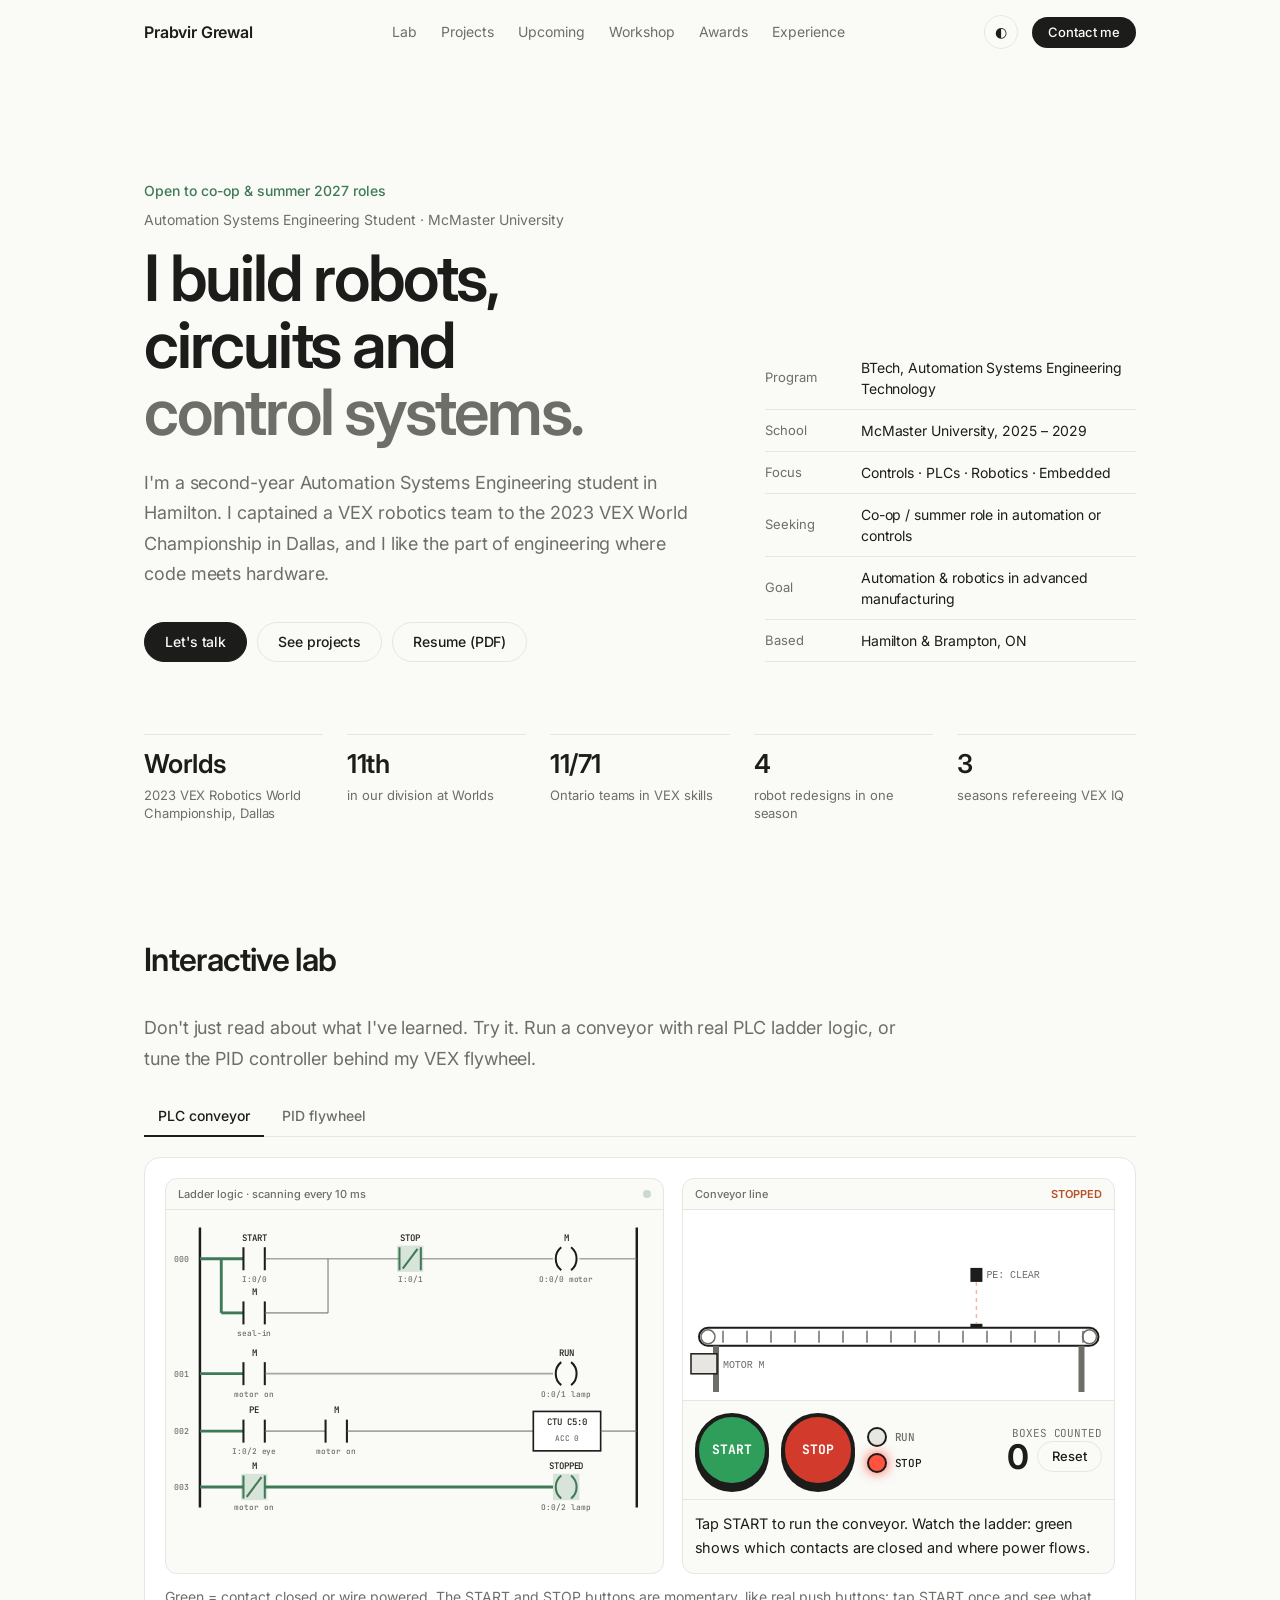
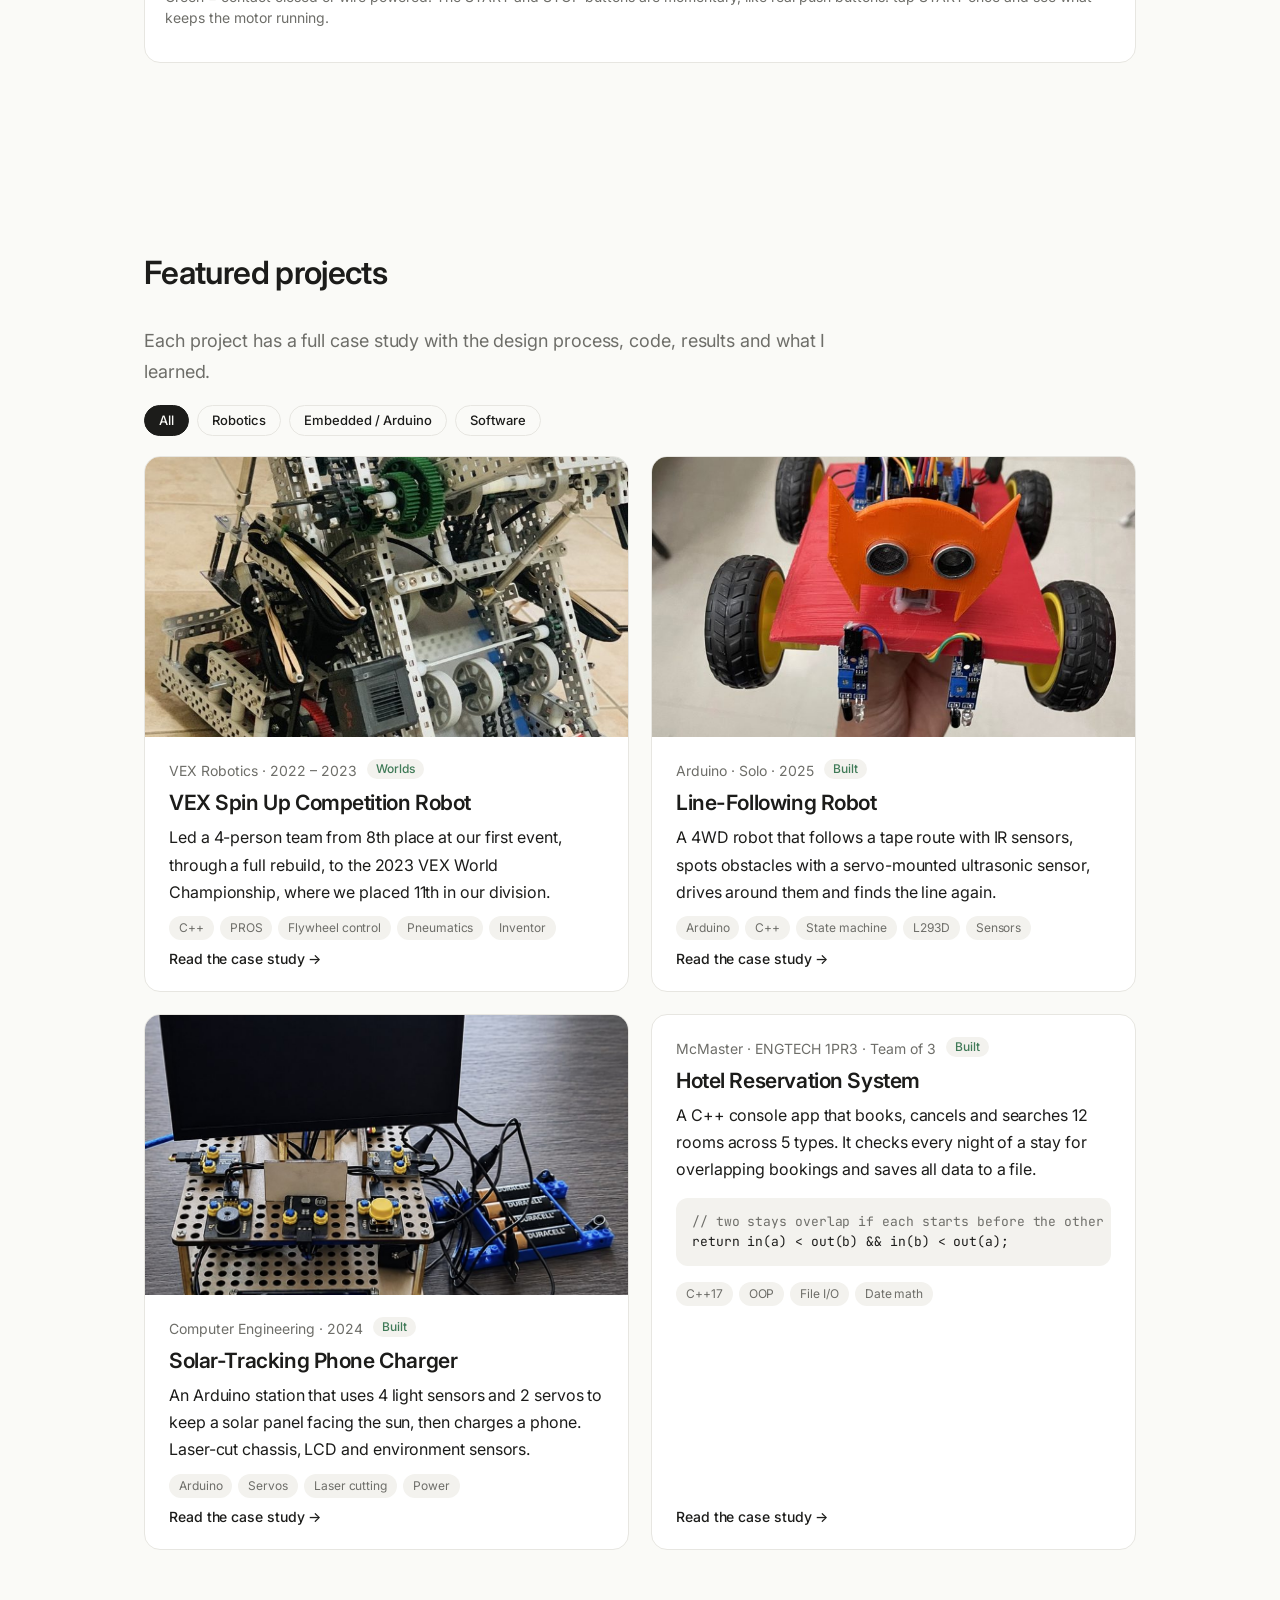
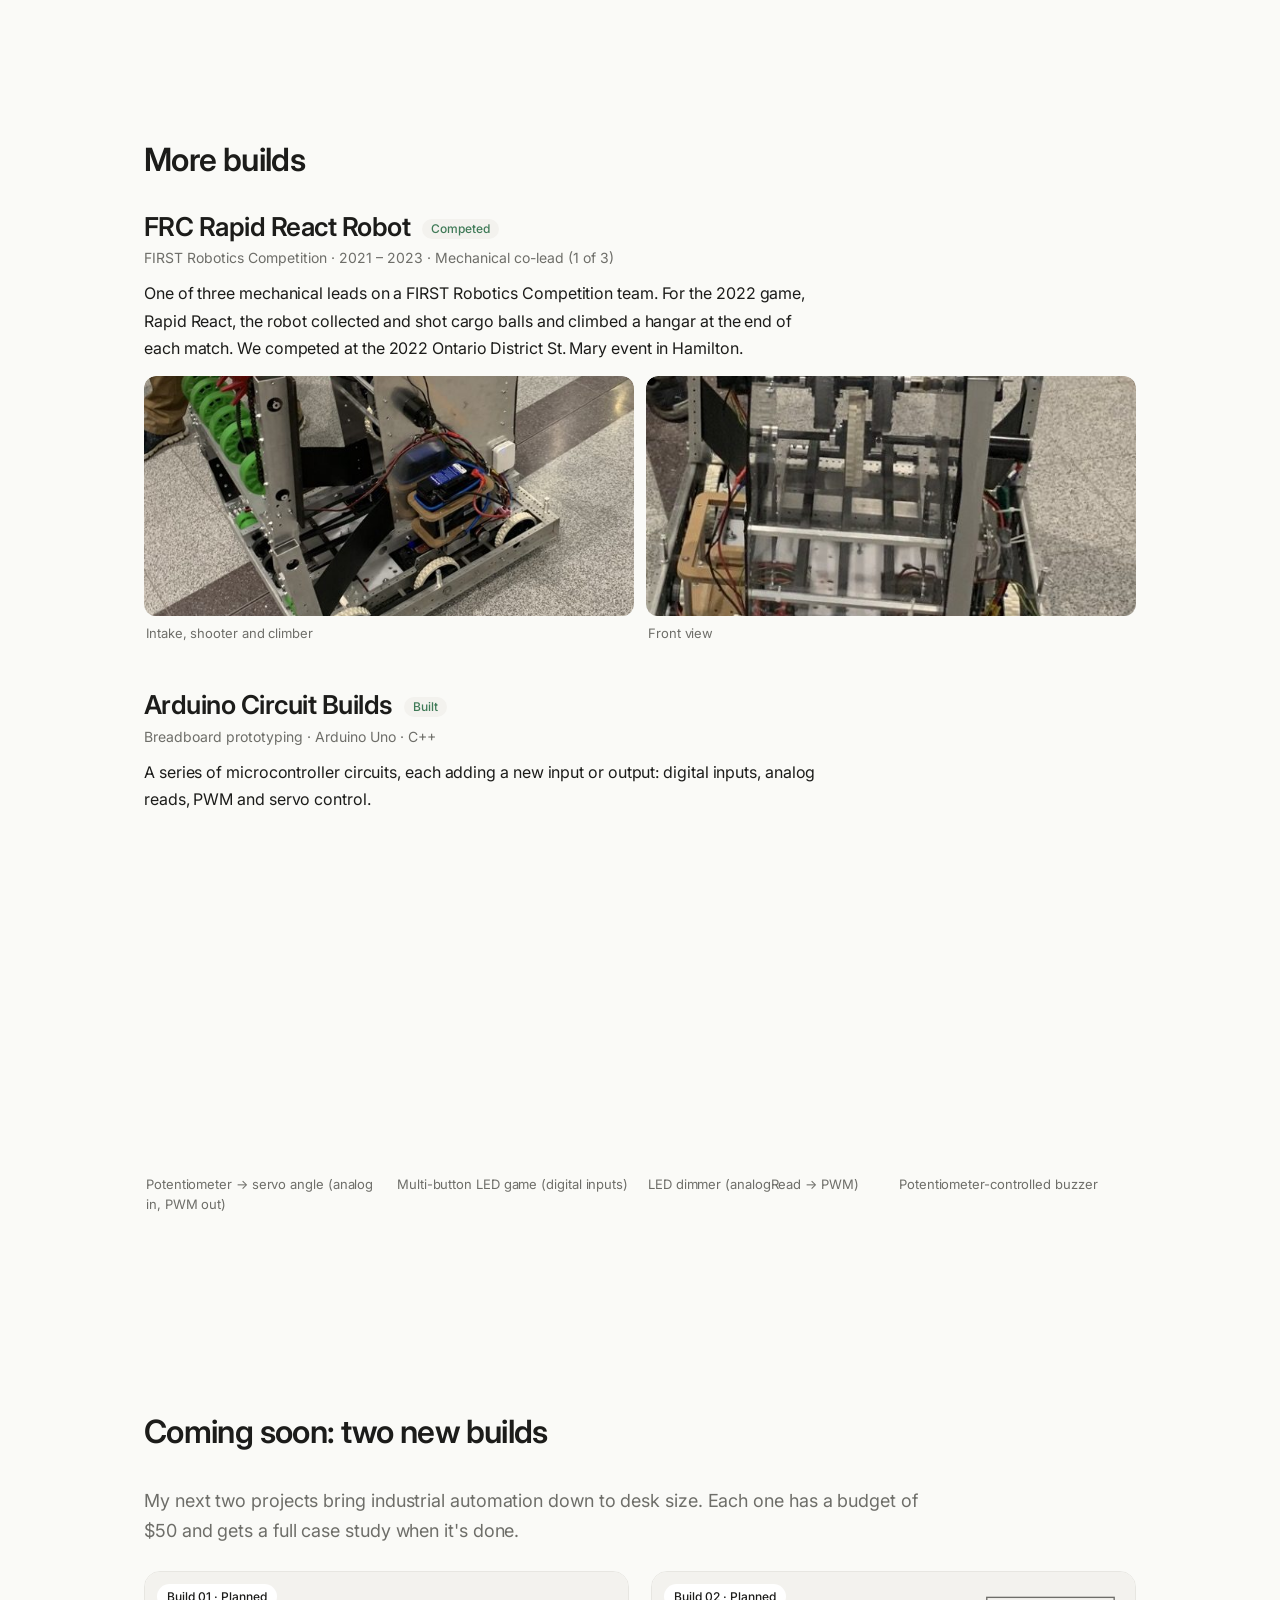
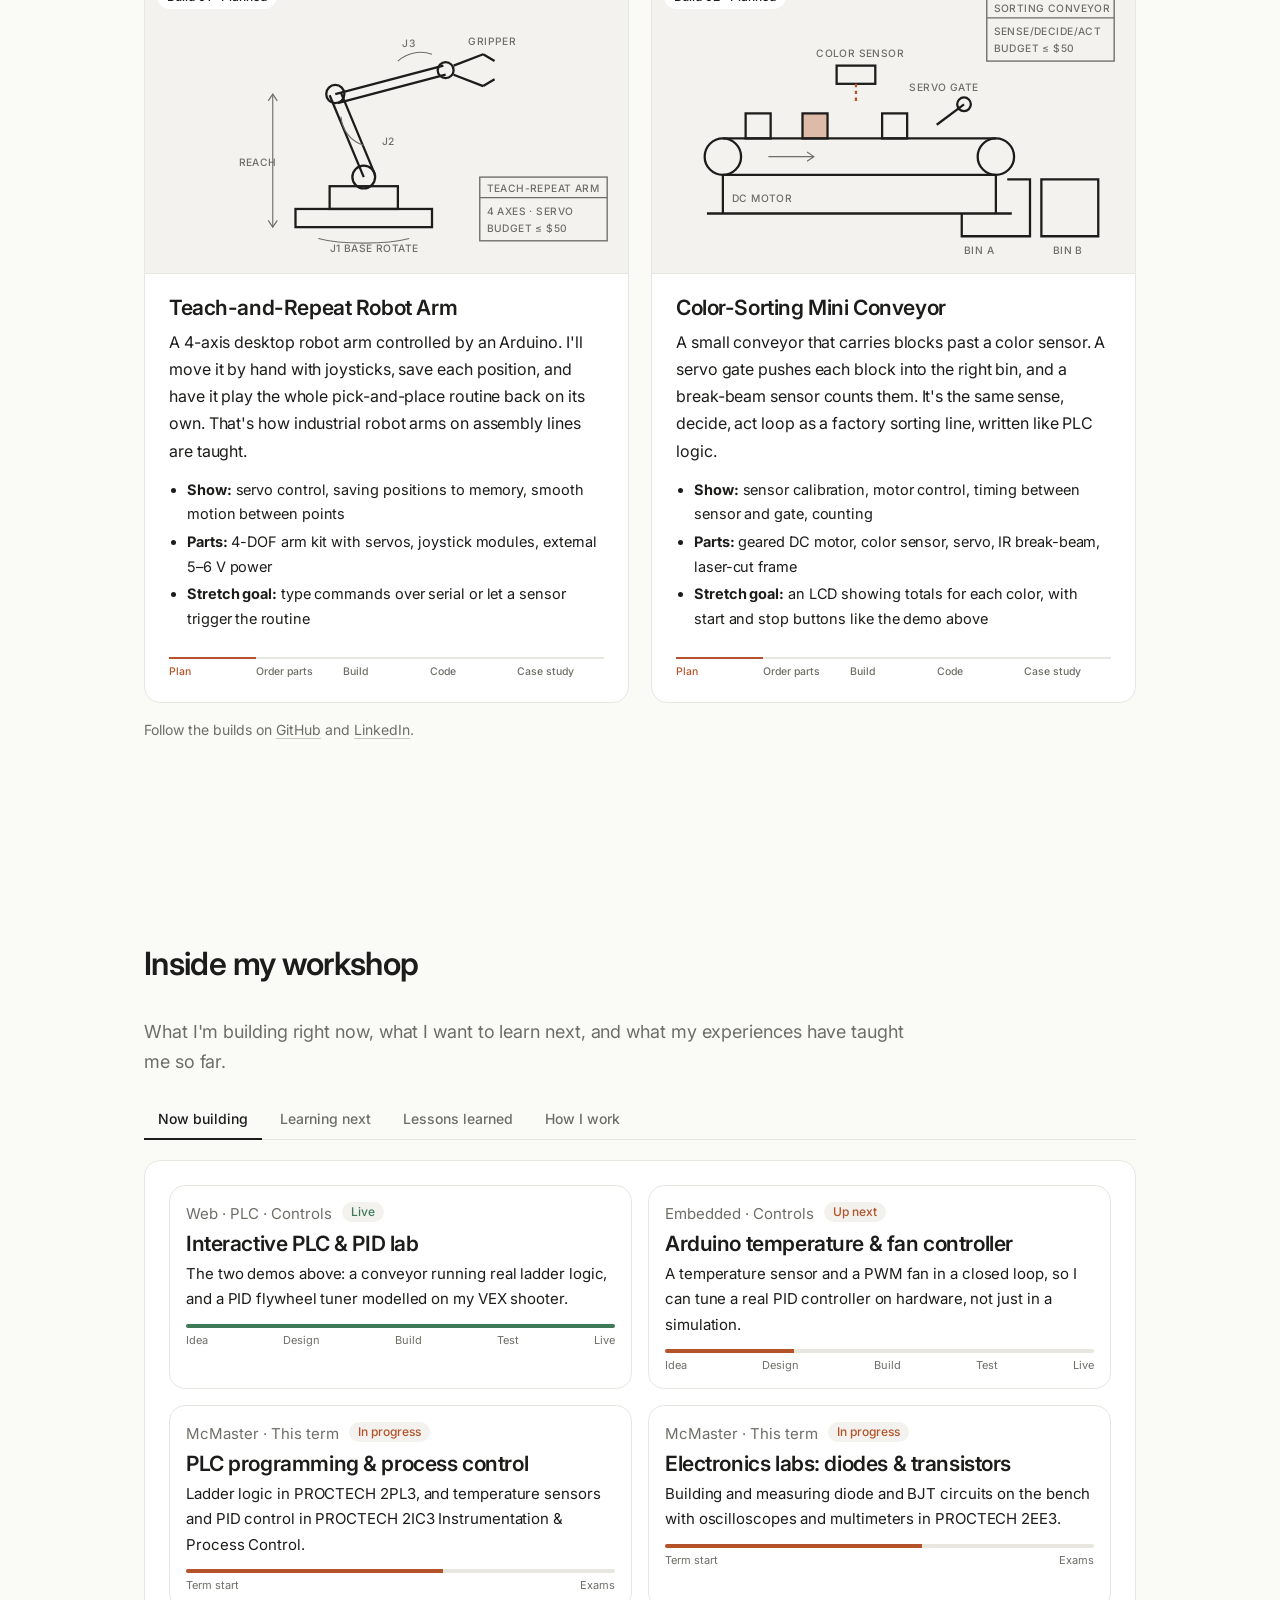
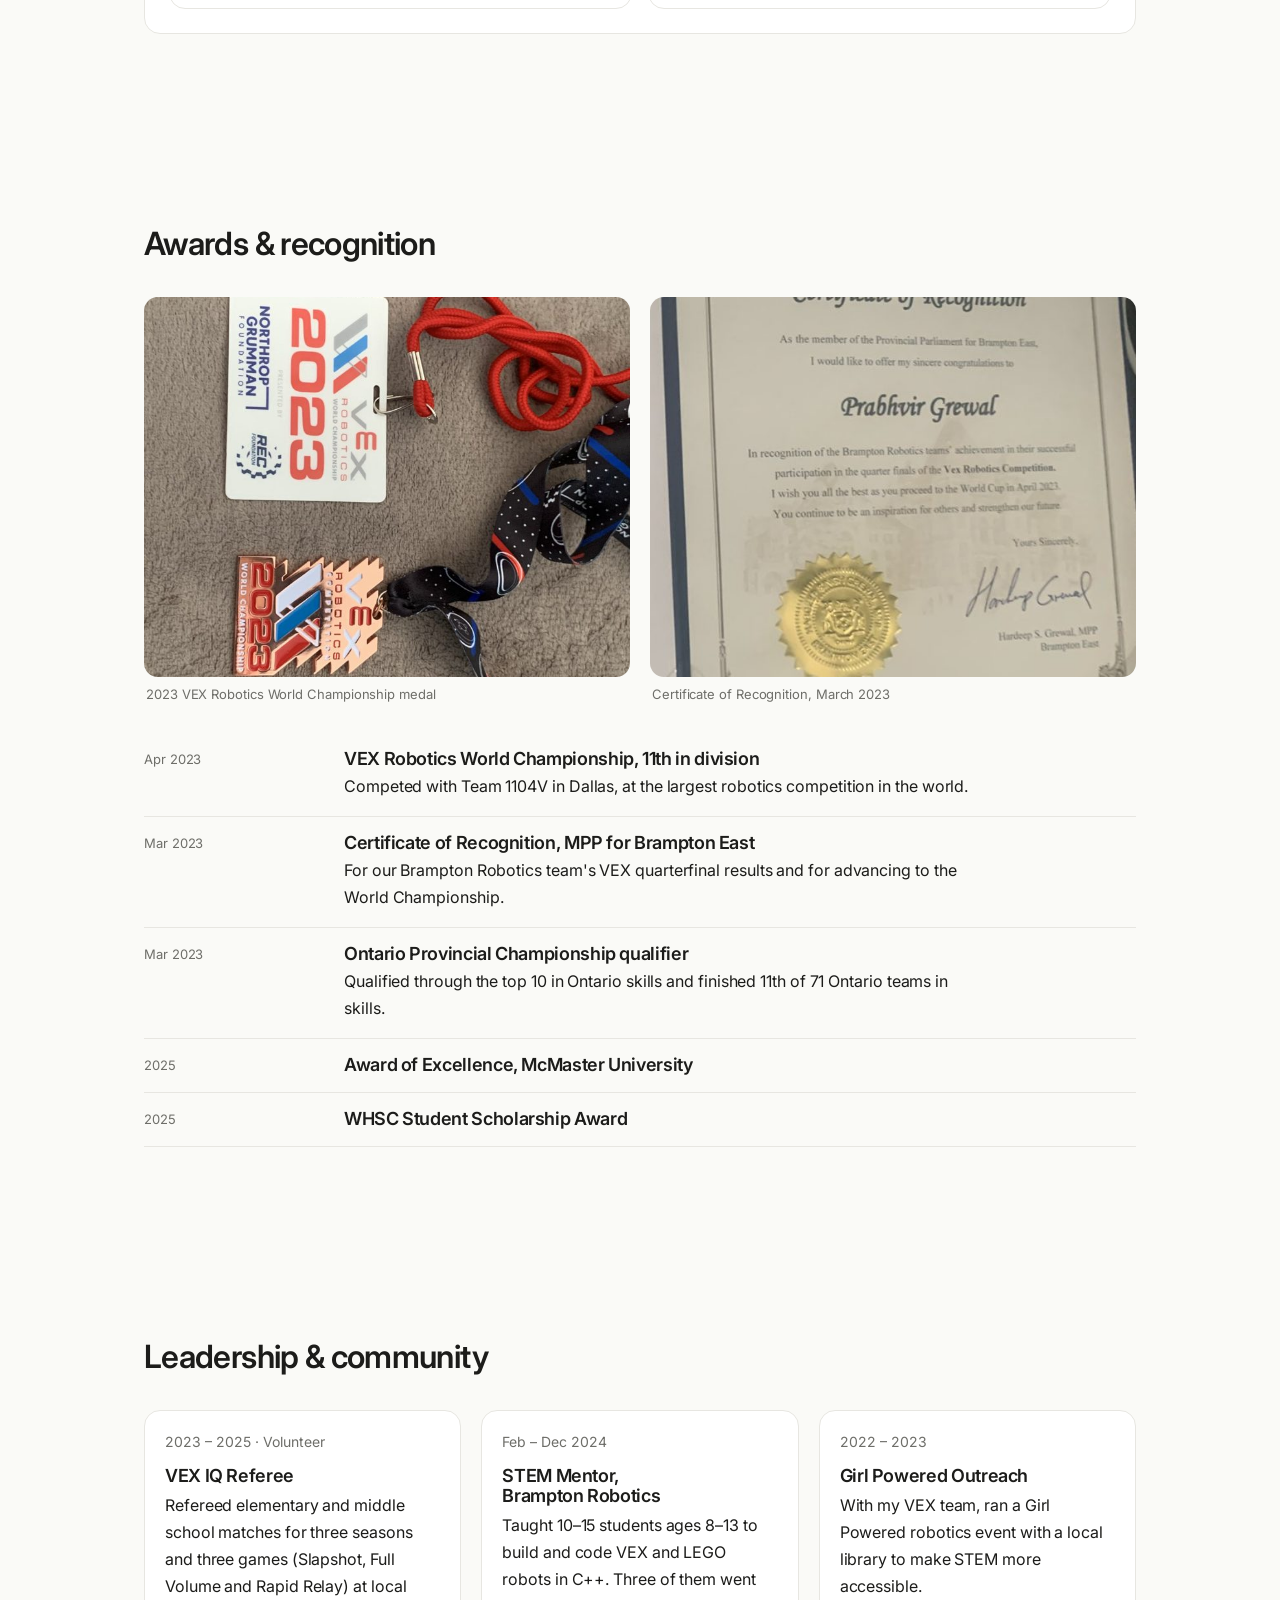
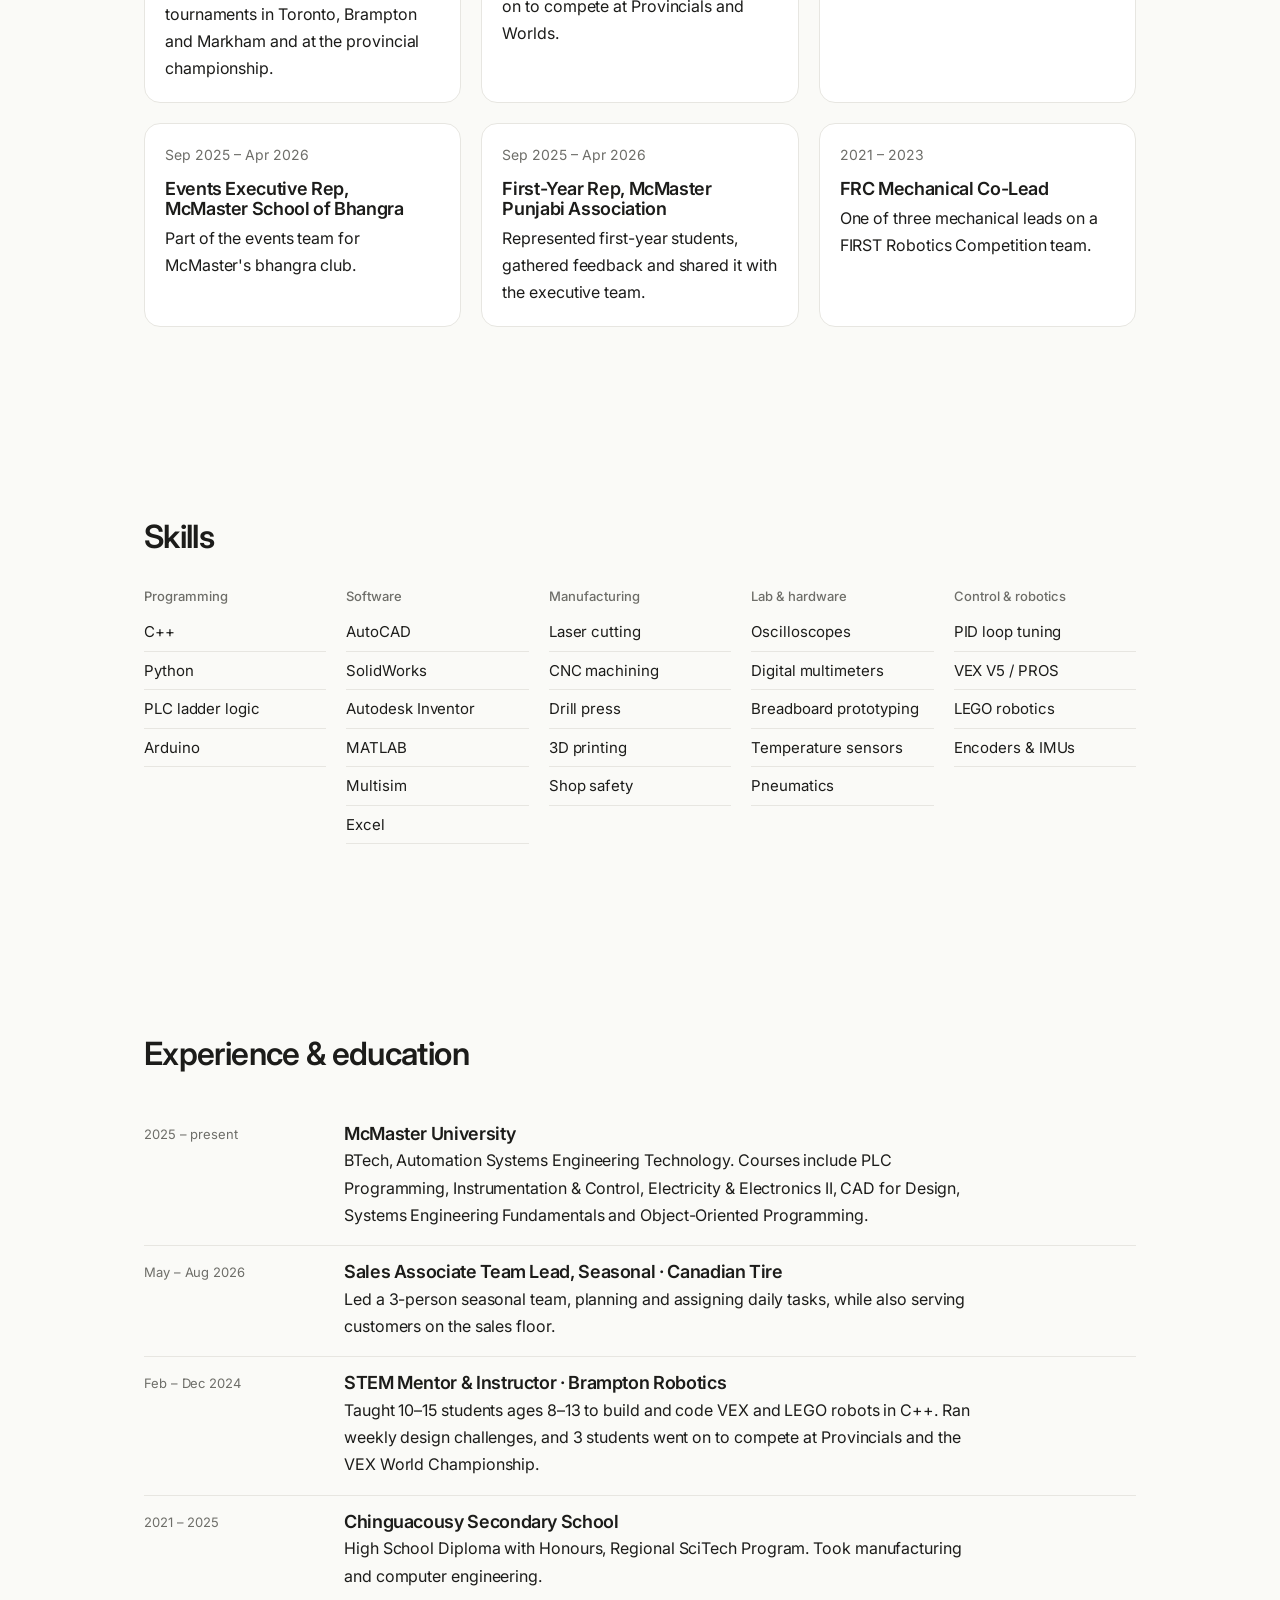
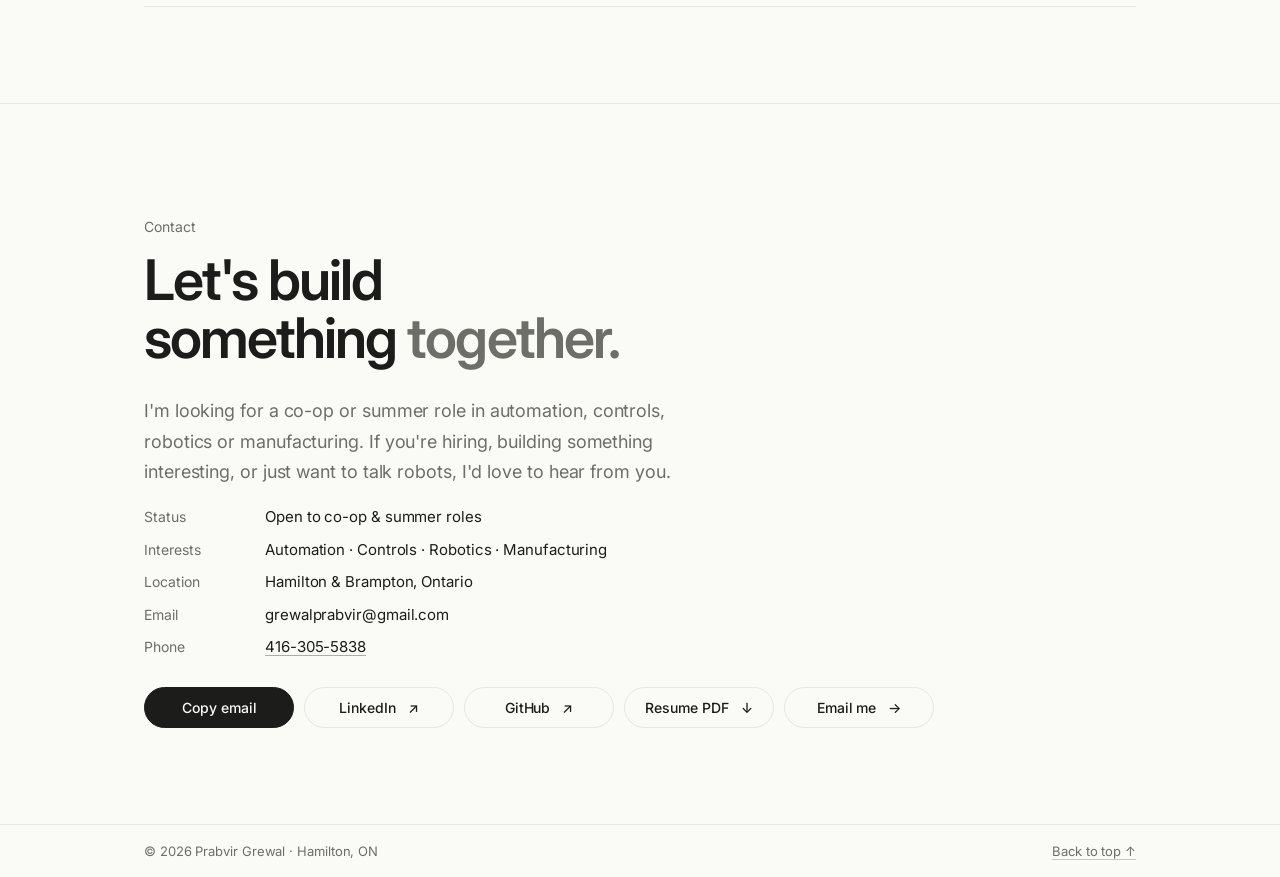
<file: index.html>
<!DOCTYPE html>
<html lang="en">
<head>
<meta charset="utf-8">
<meta name="viewport" content="width=device-width, initial-scale=1">
<title>Prabvir Grewal Portfolio</title>
<meta name="description" content="Prabvir Grewal: Automation Systems Engineering student at McMaster University. Robotics, PLCs, circuits, control systems and C++ projects.">
<link rel="preconnect" href="https://fonts.googleapis.com">
<link rel="preconnect" href="https://fonts.gstatic.com" crossorigin>
<link href="https://fonts.googleapis.com/css2?family=Inter:wght@400;500;600&family=JetBrains+Mono:wght@400;500&display=swap" rel="stylesheet">
<link rel="stylesheet" href="css/site.css?v=4">
<script>try{var t=localStorage.getItem('theme');if(t)document.documentElement.dataset.theme=t}catch(e){}</script>
</head>
<body>
<a class="skip" href="#main">Skip to content</a>

<nav class="top" aria-label="Main">
  <div class="wrap">
    <a class="me" href="#top">Prabvir Grewal</a>
    <ul>
      <li><a href="#demo">Lab</a></li>
      <li><a href="#projects">Projects</a></li>
      <li><a href="#upcoming">Upcoming</a></li>
      <li><a href="#workshop">Workshop</a></li>
      <li><a href="#awards">Awards</a></li>
      <li><a href="#experience">Experience</a></li>
    </ul>
    <div class="right">
      <button class="iconbtn" id="theme" type="button" aria-label="Switch light or dark theme">◐</button>
      <button class="iconbtn menu" id="menuBtn" type="button" aria-label="Open menu" aria-expanded="false" aria-controls="mobileMenu">≡</button>
      <a class="hire" href="#contact">Contact me</a>
    </div>
  </div>
  <div class="mobile-menu" id="mobileMenu">
    <a href="#demo">Interactive lab</a><a href="#projects">Projects</a><a href="#upcoming">Upcoming</a><a href="#workshop">Workshop</a><a href="#awards">Awards</a><a href="#leadership">Leadership</a><a href="#experience">Experience</a><a href="#contact">Contact</a>
  </div>
</nav>

<header class="hero" id="top">
  <div class="wrap hero-grid">
    <div>
      <p class="status">Open to co-op &amp; summer 2027 roles</p>
      <p class="tag">Automation Systems Engineering Student · McMaster University</p>
      <h1>I build robots, circuits and <span>control systems.</span></h1>
      <p class="lede">I'm a second-year Automation Systems Engineering student in Hamilton. I captained a VEX robotics team to the 2023 VEX World Championship in Dallas, and I like the part of engineering where code meets hardware.</p>
      <div class="btns">
        <a class="btn primary" href="#contact">Let's talk</a>
        <a class="btn" href="#projects">See projects</a>
        <a class="btn" href="Prabvir_Grewal_Resume.pdf">Resume (PDF)</a>
      </div>
    </div>
    <dl class="titleblock" aria-label="Quick facts">
      <div><dt>Program</dt><dd>BTech, Automation Systems Engineering Technology</dd></div>
      <div><dt>School</dt><dd>McMaster University, 2025 – 2029</dd></div>
      <div><dt>Focus</dt><dd>Controls · PLCs · Robotics · Embedded</dd></div>
      <div><dt>Seeking</dt><dd>Co-op / summer role in automation or controls</dd></div>
      <div><dt>Goal</dt><dd>Automation &amp; robotics in advanced manufacturing</dd></div>
      <div><dt>Based</dt><dd>Hamilton &amp; Brampton, ON</dd></div>
    </dl>
  </div>
</header>

<div class="band" aria-label="Highlights">
  <div class="wrap">
    <div class="cell"><span class="stat">Worlds</span><small>2023 VEX Robotics World Championship, Dallas</small></div>
    <div class="cell"><span class="stat">11th</span><small>in our division at Worlds</small></div>
    <div class="cell"><span class="stat">11/71</span><small>Ontario teams in VEX skills</small></div>
    <div class="cell"><span class="stat">4</span><small>robot redesigns in one season</small></div>
    <div class="cell"><span class="stat">3</span><small>seasons refereeing VEX IQ</small></div>
  </div>
</div>

<main id="main">

<section id="demo" class="first">
  <div class="wrap">
    <div class="sec-head"><h2>Interactive lab</h2></div>
    <p class="lead-p" style="margin-bottom:22px;max-width:72ch">Don't just read about what I've learned. Try it. Run a conveyor with real PLC ladder logic, or tune the PID controller behind my VEX flywheel.</p>
    <div class="tabs lab reveal">
      <div role="tablist" aria-label="Interactive lab">
        <button role="tab" id="t-plc" aria-controls="p-plc" aria-selected="true"><span class="tab-n">01</span>PLC conveyor</button>
        <button role="tab" id="t-pid" aria-controls="p-pid" aria-selected="false" tabindex="-1"><span class="tab-n">02</span>PID flywheel</button>
      </div>
      <div role="tabpanel" id="p-plc" aria-labelledby="t-plc" tabindex="0">
        <div class="plc">
          <div class="ladder">
            <div class="panel-h"><span>Ladder logic · scanning every 10 ms</span><span class="scan" id="scanLed" aria-hidden="true"></span></div>
            <div class="ladder-scroll"><svg id="ladder" viewBox="0 0 590 365" role="img" aria-label="Ladder logic diagram for a conveyor with start, stop, a photo-eye and a box counter"></svg></div>
          </div>
          <div class="machine">
            <div class="panel-h"><span>Conveyor line</span><span id="plcState">STOPPED</span></div>
            <canvas id="conveyor" aria-label="Animated conveyor belt carrying boxes past a photo-eye"></canvas>
            <div class="hmi">
              <button type="button" class="pb go" id="btnStart" aria-label="Start button, press and release">START</button>
              <button type="button" class="pb halt" id="btnStop" aria-label="Stop button, press and release">STOP</button>
              <div class="lamps"><span class="lamp g" id="lampRun">RUN</span><span class="lamp r on" id="lampStop">STOP</span></div>
              <div class="count"><small>Boxes counted</small><b id="cnt">0</b><button type="button" class="chipbtn" id="btnRes">Reset</button></div>
            </div>
            <p class="explain" id="plcExplain" aria-live="polite"></p>
          </div>
        </div>
        <p class="tag" style="margin-top:12px">Green = contact closed or wire powered. The START and STOP buttons are momentary, like real push buttons: tap START once and see what keeps the motor running.</p>
      </div>
      <div role="tabpanel" id="p-pid" aria-labelledby="t-pid" tabindex="0" hidden>
        <p style="max-width:72ch">Our VEX shooter needed its flywheel to hold a steady speed, even after every shot slowed it down. Drag the sliders to tune the PID controller, then watch what happens when a disc is fired at 3 seconds.</p>
        <div class="pid">
      <div class="plot">
        <canvas id="pidCanvas" role="img" aria-label="Chart of flywheel speed over time compared to the target speed"></canvas>
        <div class="legend"><span><i style="background:var(--muted)"></i>Target 2400 RPM</span><span><i style="background:var(--accent)"></i>Flywheel speed</span><span><i style="background:var(--good)"></i>Motor voltage (0–12 V)</span></div>
      </div>
      <div class="ctrl">
        <div class="presets" role="group" aria-label="Presets">
          <button class="chipbtn" type="button" data-p="10,0,0">P only</button>
          <button class="chipbtn" type="button" data-p="5,80,0">Too much I</button>
          <button class="chipbtn" type="button" data-p="8,20,4" aria-pressed="true">Tuned</button>
        </div>
        <div><label for="kp">Kp (proportional) <output id="kpo"></output></label><input id="kp" type="range" min="0" max="30" step="0.5" value="8"></div>
        <div><label for="ki">Ki (integral) <output id="kio"></output></label><input id="ki" type="range" min="0" max="100" step="1" value="20"></div>
        <div><label for="kd">Kd (derivative) <output id="kdo"></output></label><input id="kd" type="range" min="0" max="10" step="0.25" value="4"></div>
        <div class="metrics" aria-live="polite">
          <div><small>Overshoot</small><b id="mOs">–</b></div>
          <div><small>Settling time</small><b id="mSt">–</b></div>
          <div><small>Speed at 2.9 s</small><b id="mSs">–</b></div>
          <div><small>Recovery after shot</small><b id="mRc">–</b></div>
        </div>
        <p class="verdict" id="verdict"></p>
      </div>
    </div>
    <p class="tag" style="margin-top:10px">Model: 12 V motor with electrical and flywheel lag, anti-windup on the integral. A shot drops speed by 30%.</p>
      </div>
    </div>
  </div>
</section>

<section id="projects">
  <div class="wrap">
    <div class="sec-head"><h2>Featured projects</h2></div>
    <p class="lead-p" style="margin-bottom:18px">Each project has a full case study with the design process, code, results and what I learned.</p>
    <div class="filters" role="group" aria-label="Filter projects">
      <button class="chipbtn" type="button" data-f="all" aria-pressed="true">All</button>
      <button class="chipbtn" type="button" data-f="robotics" aria-pressed="false">Robotics</button>
      <button class="chipbtn" type="button" data-f="embedded" aria-pressed="false">Embedded / Arduino</button>
      <button class="chipbtn" type="button" data-f="software" aria-pressed="false">Software</button>
    </div>
    <div class="cards">
      <article class="pcard reveal" data-cat="robotics software">
        <img src="img/vex-worlds-1.jpg" alt="VEX Spin Up robot with flywheel shooter" loading="lazy">
        <div class="body">
          <p class="tag">VEX Robotics · 2022 – 2023 <span class="pill done">Worlds</span></p>
          <h3>VEX Spin Up Competition Robot</h3>
          <p>Led a 4-person team from 8th place at our first event, through a full rebuild, to the 2023 VEX World Championship, where we placed 11th in our division.</p>
          <div class="chips"><span>C++</span><span>PROS</span><span>Flywheel control</span><span>Pneumatics</span><span>Inventor</span></div>
          <a class="more" href="projects/vex-spin-up.html">Read the case study →</a>
        </div>
      </article>
      <article class="pcard reveal" data-cat="robotics embedded">
        <img src="img/line-1.jpg" alt="Line-following robot with ultrasonic sensor" loading="lazy">
        <div class="body">
          <p class="tag">Arduino · Solo · 2025 <span class="pill done">Built</span></p>
          <h3>Line-Following Robot</h3>
          <p>A 4WD robot that follows a tape route with IR sensors, spots obstacles with a servo-mounted ultrasonic sensor, drives around them and finds the line again.</p>
          <div class="chips"><span>Arduino</span><span>C++</span><span>State machine</span><span>L293D</span><span>Sensors</span></div>
          <a class="more" href="projects/line-follower.html">Read the case study →</a>
        </div>
      </article>
      <article class="pcard reveal" data-cat="embedded">
        <img src="img/solar-1.jpg" alt="Solar-tracking phone charger" loading="lazy">
        <div class="body">
          <p class="tag">Computer Engineering · 2024 <span class="pill done">Built</span></p>
          <h3>Solar-Tracking Phone Charger</h3>
          <p>An Arduino station that uses 4 light sensors and 2 servos to keep a solar panel facing the sun, then charges a phone. Laser-cut chassis, LCD and environment sensors.</p>
          <div class="chips"><span>Arduino</span><span>Servos</span><span>Laser cutting</span><span>Power</span></div>
          <a class="more" href="projects/solar-tracker.html">Read the case study →</a>
        </div>
      </article>
      <article class="pcard reveal" data-cat="software">
        <div class="body">
          <p class="tag">McMaster · ENGTECH 1PR3 · Team of 3 <span class="pill done">Built</span></p>
          <h3>Hotel Reservation System</h3>
          <p>A C++ console app that books, cancels and searches 12 rooms across 5 types. It checks every night of a stay for overlapping bookings and saves all data to a file.</p>
<pre class="code" style="margin:4px 0 6px"><span class="c">// two stays overlap if each starts before the other ends</span>
return in(a) &lt; out(b) &amp;&amp; in(b) &lt; out(a);</pre>
          <div class="chips"><span>C++17</span><span>OOP</span><span>File I/O</span><span>Date math</span></div>
          <a class="more" href="projects/hotel-system.html">Read the case study →</a>
        </div>
      </article>
    </div>
  </div>
</section>

<section id="more">
  <div class="wrap">
    <div class="sec-head"><h2>More builds</h2></div>
    <h3 style="font-size:26px;margin-bottom:6px">FRC Rapid React Robot <span class="pill done">Competed</span></h3>
    <p class="tag" style="margin-bottom:12px">FIRST Robotics Competition · 2021 – 2023 · Mechanical co-lead (1 of 3)</p>
    <p style="max-width:68ch">One of three mechanical leads on a FIRST Robotics Competition team. For the 2022 game, Rapid React, the robot collected and shot cargo balls and climbed a hangar at the end of each match. We competed at the 2022 Ontario District St. Mary event in Hamilton.</p>
    <div class="gallery" style="margin-bottom:40px">
      <figure><img src="img/frc-1.jpg" alt="FRC robot with red intake and climbing hooks" loading="lazy"><figcaption>Intake, shooter and climber</figcaption></figure>
      <figure><img src="img/frc-2.jpg" alt="FRC robot from the front" loading="lazy"><figcaption>Front view</figcaption></figure>
    </div>
    <h3 style="font-size:26px;margin-bottom:6px">Arduino Circuit Builds <span class="pill done">Built</span></h3>
    <p class="tag" style="margin-bottom:12px">Breadboard prototyping · Arduino Uno · C++</p>
    <p style="max-width:68ch">A series of microcontroller circuits, each adding a new input or output: digital inputs, analog reads, PWM and servo control.</p>
    <div class="gallery tall">
      <figure><video src="media/arduino-servo.mp4" autoplay muted loop playsinline aria-label="Potentiometer turning a servo"></video><figcaption>Potentiometer → servo angle (analog in, PWM out)</figcaption></figure>
      <figure><video src="media/arduino-buttons.mp4" autoplay muted loop playsinline aria-label="Four push buttons lighting LEDs"></video><figcaption>Multi-button LED game (digital inputs)</figcaption></figure>
      <figure><video src="media/arduino-dimmer.mp4" autoplay muted loop playsinline aria-label="Potentiometer dimming an LED"></video><figcaption>LED dimmer (analogRead → PWM)</figcaption></figure>
      <figure><video src="media/arduino-buzzer.mp4" autoplay muted loop playsinline aria-label="Potentiometer changing a buzzer tone"></video><figcaption>Potentiometer-controlled buzzer</figcaption></figure>
    </div>
  </div>
</section>

<section id="upcoming">
  <div class="wrap">
    <div class="sec-head"><h2>Coming soon: two new builds</h2></div>
    <p class="lead-p" style="margin-bottom:24px;max-width:72ch">My next two projects bring industrial automation down to desk size. Each one has a budget of $50 and gets a full case study when it's done.</p>
    <div class="upcoming">
      <article class="bp reveal">
        <div class="blueprint">
          <span class="bp-stamp">Build 01 · Planned</span>
          <svg viewBox="0 0 400 240" role="img" aria-label="Blueprint sketch of a 4-axis robot arm on a base, with a gripper and dimension lines">
            <g class="bpl">
              <rect x="120" y="196" width="120" height="16"/><rect x="150" y="176" width="60" height="20"/>
              <circle cx="180" cy="168" r="10"/>
              <line x1="180" y1="168" x2="150" y2="96"/><line x1="190" y1="166" x2="160" y2="94"/>
              <circle cx="155" cy="95" r="8"/>
              <line x1="155" y1="95" x2="250" y2="70"/><line x1="157" y1="103" x2="252" y2="78"/>
              <circle cx="252" cy="74" r="7"/>
              <path d="M259 70 l26 -10 M259 78 l26 10 M285 60 l10 6 M285 88 l10 -6"/>
            </g>
            <g class="bpd">
              <line x1="100" y1="212" x2="100" y2="95"/><path d="M96 101 l4 -6 l4 6 M96 206 l4 6 l4 -6"/><text x="70" y="158">REACH</text>
              <path d="M180 140 a28 28 0 0 1 -20 -25" /><text x="196" y="140">J2</text>
              <path d="M210 66 a30 30 0 0 1 30 -6"/><text x="214" y="54">J3</text>
              <text x="272" y="52">GRIPPER</text>
              <path d="M140 222 a50 10 0 0 0 80 0"/><text x="150" y="234">J1 BASE ROTATE</text>
            </g>
            <g class="bpt"><rect x="282" y="168" width="112" height="56"/><line x1="282" y1="186" x2="394" y2="186"/><text x="288" y="181">TEACH-REPEAT ARM</text><text x="288" y="201">4 AXES · SERVO</text><text x="288" y="216">BUDGET ≤ $50</text></g>
          </svg>
        </div>
        <div class="body">
          <h3>Teach-and-Repeat Robot Arm</h3>
          <p>A 4-axis desktop robot arm controlled by an Arduino. I'll move it by hand with joysticks, save each position, and have it play the whole pick-and-place routine back on its own. That's how industrial robot arms on assembly lines are taught.</p>
          <ul class="goals">
            <li><b>Show:</b> servo control, saving positions to memory, smooth motion between points</li>
            <li><b>Parts:</b> 4-DOF arm kit with servos, joystick modules, external 5–6 V power</li>
            <li><b>Stretch goal:</b> type commands over serial or let a sensor trigger the routine</li>
          </ul>
          <ol class="road" aria-label="Progress"><li class="now">Plan</li><li>Order parts</li><li>Build</li><li>Code</li><li>Case study</li></ol>
        </div>
      </article>
      <article class="bp reveal">
        <div class="blueprint">
          <span class="bp-stamp">Build 02 · Planned</span>
          <svg viewBox="0 0 400 240" role="img" aria-label="Blueprint sketch of a small conveyor with a color sensor, a servo diverter gate and two sorting bins">
            <g class="bpl">
              <circle cx="50" cy="150" r="16"/><circle cx="290" cy="150" r="16"/>
              <line x1="50" y1="134" x2="290" y2="134"/><line x1="50" y1="166" x2="290" y2="166"/>
              <rect x="70" y="112" width="22" height="22"/><rect x="120" y="112" width="22" height="22" class="fillA"/><rect x="190" y="112" width="22" height="22"/>
              <rect x="150" y="70" width="34" height="16"/><line x1="167" y1="86" x2="167" y2="104" class="beam"/>
              <circle cx="262" cy="104" r="6"/><line x1="262" y1="104" x2="238" y2="122"/>
              <path d="M300 170 l20 0 l0 50 l-60 0 l0 -20"/><path d="M330 170 l50 0 l0 50 l-50 0 z"/>
              <line x1="50" y1="166" x2="50" y2="200"/><line x1="290" y1="166" x2="290" y2="200"/><line x1="36" y1="200" x2="304" y2="200"/>
            </g>
            <g class="bpd">
              <text x="132" y="62">COLOR SENSOR</text>
              <text x="214" y="92">SERVO GATE</text>
              <text x="58" y="190">DC MOTOR</text>
              <text x="262" y="236">BIN A</text><text x="340" y="236">BIN B</text>
              <path d="M90 150 l40 0 M124 146 l6 4 l-6 4"/>
            </g>
            <g class="bpt"><rect x="282" y="10" width="112" height="56"/><line x1="282" y1="28" x2="394" y2="28"/><text x="288" y="23">SORTING CONVEYOR</text><text x="288" y="43">SENSE/DECIDE/ACT</text><text x="288" y="58">BUDGET ≤ $50</text></g>
          </svg>
        </div>
        <div class="body">
          <h3>Color-Sorting Mini Conveyor</h3>
          <p>A small conveyor that carries blocks past a color sensor. A servo gate pushes each block into the right bin, and a break-beam sensor counts them. It's the same sense, decide, act loop as a factory sorting line, written like PLC logic.</p>
          <ul class="goals">
            <li><b>Show:</b> sensor calibration, motor control, timing between sensor and gate, counting</li>
            <li><b>Parts:</b> geared DC motor, color sensor, servo, IR break-beam, laser-cut frame</li>
            <li><b>Stretch goal:</b> an LCD showing totals for each color, with start and stop buttons like the demo above</li>
          </ul>
          <ol class="road" aria-label="Progress"><li class="now">Plan</li><li>Order parts</li><li>Build</li><li>Code</li><li>Case study</li></ol>
        </div>
      </article>
    </div>
    <p class="tag" style="margin-top:16px">Follow the builds on <a href="https://github.com/prabvirgrewal">GitHub</a> and <a href="https://www.linkedin.com/in/prabvirgrewal">LinkedIn</a>.</p>
  </div>
</section>

<section id="workshop">
  <div class="wrap">
    <div class="sec-head"><h2>Inside my workshop</h2></div>
    <p class="lead-p" style="margin-bottom:22px;max-width:70ch">What I'm building right now, what I want to learn next, and what my experiences have taught me so far.</p>
    <div class="tabs reveal">
      <div role="tablist" aria-label="Workshop">
        <button role="tab" id="t-now" aria-controls="p-now" aria-selected="true"><span class="tab-n">A</span>Now building</button>
        <button role="tab" id="t-learn" aria-controls="p-learn" aria-selected="false" tabindex="-1"><span class="tab-n">B</span>Learning next</button>
        <button role="tab" id="t-lessons" aria-controls="p-lessons" aria-selected="false" tabindex="-1"><span class="tab-n">C</span>Lessons learned</button>
        <button role="tab" id="t-how" aria-controls="p-how" aria-selected="false" tabindex="-1"><span class="tab-n">D</span>How I work</button>
      </div>

      <div role="tabpanel" id="p-now" aria-labelledby="t-now" tabindex="0">
        <div class="now">
          <div class="item">
            <p class="tag">Web · PLC · Controls <span class="pill done">Live</span></p>
            <h4>Interactive PLC &amp; PID lab</h4>
            <p>The two demos above: a conveyor running real ladder logic, and a PID flywheel tuner modelled on my VEX shooter.</p>
            <div class="meter live"><span style="width:100%"></span></div>
            <div class="steplabel"><span>Idea</span><span>Design</span><span>Build</span><span>Test</span><span>Live</span></div>
          </div>
          <div class="item">
            <p class="tag">Embedded · Controls <span class="pill wip">Up next</span></p>
            <h4>Arduino temperature &amp; fan controller</h4>
            <p>A temperature sensor and a PWM fan in a closed loop, so I can tune a real PID controller on hardware, not just in a simulation.</p>
            <div class="meter"><span style="width:30%"></span></div>
            <div class="steplabel"><span>Idea</span><span>Design</span><span>Build</span><span>Test</span><span>Live</span></div>
          </div>
          <div class="item">
            <p class="tag">McMaster · This term <span class="pill wip">In progress</span></p>
            <h4>PLC programming &amp; process control</h4>
            <p>Ladder logic in PROCTECH 2PL3, and temperature sensors and PID control in PROCTECH 2IC3 Instrumentation &amp; Process Control.</p>
            <div class="meter"><span style="width:60%"></span></div>
            <div class="steplabel"><span>Term start</span><span></span><span></span><span></span><span>Exams</span></div>
          </div>
          <div class="item">
            <p class="tag">McMaster · This term <span class="pill wip">In progress</span></p>
            <h4>Electronics labs: diodes &amp; transistors</h4>
            <p>Building and measuring diode and BJT circuits on the bench with oscilloscopes and multimeters in PROCTECH 2EE3.</p>
            <div class="meter"><span style="width:60%"></span></div>
            <div class="steplabel"><span>Term start</span><span></span><span></span><span></span><span>Exams</span></div>
          </div>
        </div>
      </div>

      <div role="tabpanel" id="p-learn" aria-labelledby="t-learn" tabindex="0" hidden>
        <ul class="learn">
          <li><b>Industrial PLCs &amp; HMIs</b><p>Go past ladder basics to structured text, timers and counters at scale, and building operator screens for a real machine.</p><span class="lvl">Started in class</span></li>
          <li><b>Industrial robot arms</b><p>Program a 6-axis robot for pick-and-place, the core of automated assembly lines.</p><span class="lvl">Next goal</span></li>
          <li><b>Machine vision</b><p>Use cameras to inspect parts and guide robots, so a line can catch defects on its own.</p><span class="lvl">Next goal</span></li>
          <li><b>Embedded C on newer boards</b><p>Move from Arduino to ESP32 or STM32: interrupts, timers and wireless data.</p><span class="lvl">Next goal</span></li>
          <li><b>Python for test &amp; data</b><p>Log sensor data, plot it and automate tests, instead of reading numbers off a serial monitor.</p><span class="lvl">Some experience</span></li>
          <li><b>Advanced SolidWorks &amp; GD&amp;T</b><p>Design parts that are ready for manufacturing, with proper tolerances and drawings.</p><span class="lvl">Some experience</span></li>
        </ul>
      </div>

      <div role="tabpanel" id="p-lessons" aria-labelledby="t-lessons" tabindex="0" hidden>
        <div class="lessons">
          <div class="lesson"><p class="tag">VEX Robotics · Captain</p><q>Fail early, then rebuild with data.</q><p>Robot 1 was a mess, but writing down exactly why it failed gave us clear requirements for the rebuild that took us to Worlds.</p></div>
          <div class="lesson"><p class="tag">VEX Robotics · Testing</p><q>Test the whole system, not just the parts.</q><p>Our expansion worked on the bench and failed in matches because we added it too late to test with everything else.</p></div>
          <div class="lesson"><p class="tag">VEX Robotics · Flywheel</p><q>Mechanical and software problems are linked.</q><p>The flywheel's speed drop needed both better mechanics and closed-loop control to fix.</p></div>
          <div class="lesson"><p class="tag">Line-Following Robot</p><q>Calibration matters as much as the code.</q><p>The same program behaved completely differently until the sensors were calibrated for the floor and the lighting.</p></div>
          <div class="lesson"><p class="tag">Brampton Robotics · Instructor</p><q>If I can't explain it simply, I don't really understand it.</q><p>Teaching kids to code robots made me break ideas down into small, clear steps.</p></div>
          <div class="lesson"><p class="tag">VEX IQ · Referee</p><q>Stay calm and be consistent.</q><p>Refereeing three seasons of matches meant making fast, fair calls under pressure and explaining them clearly.</p></div>
          <div class="lesson"><p class="tag">Canadian Tire · Team Lead</p><q>A clear plan makes the whole team faster.</q><p>Leading a 3-person seasonal team and assigning tasks showed me how much smoother a shift runs when everyone knows their job.</p></div>
        </div>
      </div>

      <div role="tabpanel" id="p-how" aria-labelledby="t-how" tabindex="0" hidden>
        <div class="process">
          <div><h4>Define</h4><p>Read the rules or requirements, then list what the design must do and how I'll measure it.</p></div>
          <div><h4>Explore</h4><p>Brainstorm options and compare them. On VEX we used the SPICE design process.</p></div>
          <div><h4>Build</h4><p>Prototype fast: CAD, then the laser cutter, 3D printer or breadboard.</p></div>
          <div><h4>Test</h4><p>Test the whole system under real conditions, log the results, and fix the biggest problem first.</p></div>
          <div><h4>Document</h4><p>Write it down. Our VEX notebook reached 141 pages, and every project here has a case study.</p></div>
        </div>
      </div>
    </div>
  </div>
</section>

<section id="awards">
  <div class="wrap">
    <div class="sec-head"><h2>Awards &amp; recognition</h2></div>
    <div class="grid2" style="margin-bottom:20px">
      <figure class="wide" style="margin:0"><img src="img/worlds-medal.jpg" alt="2023 VEX Robotics World Championship medal and badge" loading="lazy" style="max-height:380px;object-fit:cover"><figcaption>2023 VEX Robotics World Championship medal</figcaption></figure>
      <figure class="wide" style="margin:0"><img src="img/certificate.jpg" alt="Certificate of Recognition from the MPP for Brampton East" loading="lazy" style="max-height:380px;object-fit:cover"><figcaption>Certificate of Recognition, March 2023</figcaption></figure>
    </div>
    <ul class="tl">
      <li><div class="when">Apr 2023</div><div><h3>VEX Robotics World Championship, 11th in division</h3><p>Competed with Team 1104V in Dallas, at the largest robotics competition in the world.</p></div></li>
      <li><div class="when">Mar 2023</div><div><h3>Certificate of Recognition, MPP for Brampton East</h3><p>For our Brampton Robotics team's VEX quarterfinal results and for advancing to the World Championship.</p></div></li>
      <li><div class="when">Mar 2023</div><div><h3>Ontario Provincial Championship qualifier</h3><p>Qualified through the top 10 in Ontario skills and finished 11th of 71 Ontario teams in skills.</p></div></li>
      <li><div class="when">2025</div><div><h3>Award of Excellence, McMaster University</h3></div></li>
      <li><div class="when">2025</div><div><h3>WHSC Student Scholarship Award</h3></div></li>
    </ul>
  </div>
</section>

<section id="leadership">
  <div class="wrap">
    <div class="sec-head"><h2>Leadership &amp; community</h2></div>
    <div class="grid3">
      <div class="card reveal"><p class="tag">2023 – 2025 · Volunteer</p><h3>VEX IQ Referee</h3><p>Refereed elementary and middle school matches for three seasons and three games (Slapshot, Full Volume and Rapid Relay) at local tournaments in Toronto, Brampton and Markham and at the provincial championship.</p></div>
      <div class="card reveal"><p class="tag">Feb – Dec 2024</p><h3>STEM Mentor, Brampton Robotics</h3><p>Taught 10–15 students ages 8–13 to build and code VEX and LEGO robots in C++. Three of them went on to compete at Provincials and Worlds.</p></div>
      <div class="card reveal"><p class="tag">2022 – 2023</p><h3>Girl Powered Outreach</h3><p>With my VEX team, ran a Girl Powered robotics event with a local library to make STEM more accessible.</p></div>
      <div class="card reveal"><p class="tag">Sep 2025 – Apr 2026</p><h3>Events Executive Rep, McMaster School of Bhangra</h3><p>Part of the events team for McMaster's bhangra club.</p></div>
      <div class="card reveal"><p class="tag">Sep 2025 – Apr 2026</p><h3>First-Year Rep, McMaster Punjabi Association</h3><p>Represented first-year students, gathered feedback and shared it with the executive team.</p></div>
      <div class="card reveal"><p class="tag">2021 – 2023</p><h3>FRC Mechanical Co-Lead</h3><p>One of three mechanical leads on a FIRST Robotics Competition team.</p></div>
    </div>
  </div>
</section>

<section id="skills">
  <div class="wrap">
    <div class="sec-head"><h2>Skills</h2></div>
    <div class="skills">
      <div><h3>Programming</h3><ul><li>C++</li><li>Python</li><li>PLC ladder logic</li><li>Arduino</li></ul></div>
      <div><h3>Software</h3><ul><li>AutoCAD</li><li>SolidWorks</li><li>Autodesk Inventor</li><li>MATLAB</li><li>Multisim</li><li>Excel</li></ul></div>
      <div><h3>Manufacturing</h3><ul><li>Laser cutting</li><li>CNC machining</li><li>Drill press</li><li>3D printing</li><li>Shop safety</li></ul></div>
      <div><h3>Lab &amp; hardware</h3><ul><li>Oscilloscopes</li><li>Digital multimeters</li><li>Breadboard prototyping</li><li>Temperature sensors</li><li>Pneumatics</li></ul></div>
      <div><h3>Control &amp; robotics</h3><ul><li>PID loop tuning</li><li>VEX V5 / PROS</li><li>LEGO robotics</li><li>Encoders &amp; IMUs</li></ul></div>
    </div>
  </div>
</section>

<section id="experience">
  <div class="wrap">
    <div class="sec-head"><h2>Experience &amp; education</h2></div>
    <ul class="tl">
      <li><div class="when">2025 – present</div><div><h3>McMaster University</h3><p>BTech, Automation Systems Engineering Technology. Courses include PLC Programming, Instrumentation &amp; Control, Electricity &amp; Electronics II, CAD for Design, Systems Engineering Fundamentals and Object-Oriented Programming.</p></div></li>
      <li><div class="when">May – Aug 2026</div><div><h3>Sales Associate Team Lead, Seasonal · Canadian Tire</h3><p>Led a 3-person seasonal team, planning and assigning daily tasks, while also serving customers on the sales floor.</p></div></li>
      <li><div class="when">Feb – Dec 2024</div><div><h3>STEM Mentor &amp; Instructor · Brampton Robotics</h3><p>Taught 10–15 students ages 8–13 to build and code VEX and LEGO robots in C++. Ran weekly design challenges, and 3 students went on to compete at Provincials and the VEX World Championship.</p></div></li>
      <li><div class="when">2021 – 2025</div><div><h3>Chinguacousy Secondary School</h3><p>High School Diploma with Honours, Regional SciTech Program. Took manufacturing and computer engineering.</p></div></li>
    </ul>
  </div>
</section>
</main>

<section class="contact" id="contact" aria-labelledby="contact-h">
  <div class="wrap">
    <p class="tag">Contact</p>
    <h2 id="contact-h">Let's build<br>something <span>together.</span></h2>
    <div class="grid">
      <div>
        <p class="lead">I'm looking for a co-op or summer role in automation, controls, robotics or manufacturing. If you're hiring, building something interesting, or just want to talk robots, I'd love to hear from you.</p>
        <div class="cbox">
          <dl>
            <dt>Status</dt><dd>Open to co-op &amp; summer roles</dd>
            <dt>Interests</dt><dd>Automation · Controls · Robotics · Manufacturing</dd>
            <dt>Location</dt><dd>Hamilton &amp; Brampton, Ontario</dd>
            <dt>Email</dt><dd>grewalprabvir@gmail.com</dd>
            <dt>Phone</dt><dd><a href="tel:+14163055838">416-305-5838</a></dd>
          </dl>
        </div>
        <div class="quick">
          <button type="button" id="copyEmail" class="wide">Copy email</button>
          <a href="https://www.linkedin.com/in/prabvirgrewal">LinkedIn <span aria-hidden="true">↗</span></a>
          <a href="https://github.com/prabvirgrewal">GitHub <span aria-hidden="true">↗</span></a>
          <a href="Prabvir_Grewal_Resume.pdf">Resume PDF <span aria-hidden="true">↓</span></a>
          <a href="mailto:grewalprabvir@gmail.com">Email me <span aria-hidden="true">→</span></a>
        </div>
      </div>
    </div>
  </div>
</section>
<footer class="mini">
  <div class="wrap"><span>© 2026 Prabvir Grewal · Hamilton, ON</span><span><a href="#top">Back to top ↑</a></span></div>
</footer>
<div class="toast" id="toast" role="status" aria-live="polite"></div>

<script>
(function(){
const $=s=>document.querySelector(s), $$=s=>[...document.querySelectorAll(s)];
const toast=msg=>{const t=$('#toast');t.textContent=msg;t.classList.add('show');clearTimeout(t._h);t._h=setTimeout(()=>t.classList.remove('show'),2200)};

/* theme */
$('#theme').addEventListener('click',()=>{
  const cur=document.documentElement.dataset.theme||(matchMedia('(prefers-color-scheme: dark)').matches?'dark':'light');
  const next=cur==='dark'?'light':'dark';document.documentElement.dataset.theme=next;
  try{localStorage.setItem('theme',next)}catch(e){} draw();
});
/* mobile menu */
const mb=$('#menuBtn'),mm=$('#mobileMenu');
mb.addEventListener('click',()=>{const o=mm.classList.toggle('open');mb.setAttribute('aria-expanded',o)});
mm.addEventListener('click',e=>{if(e.target.tagName==='A'){mm.classList.remove('open');mb.setAttribute('aria-expanded','false')}});
/* reveal */
if('IntersectionObserver' in window){const io=new IntersectionObserver(es=>es.forEach(e=>{if(e.isIntersecting){e.target.classList.add('in');io.unobserve(e.target)}}),{threshold:.12});$$('.reveal').forEach(el=>io.observe(el))}else $$('.reveal').forEach(el=>el.classList.add('in'));

/* tabs (scoped per tablist) */
$$('[role=tablist]').forEach(list=>{
  const tabs=[...list.querySelectorAll('[role=tab]')];
  const sel=t=>{tabs.forEach(x=>{const on=x===t;x.setAttribute('aria-selected',on);x.tabIndex=on?0:-1;document.getElementById(x.getAttribute('aria-controls')).hidden=!on});dispatchEvent(new Event('resize'))};
  tabs.forEach((t,i)=>{t.addEventListener('click',()=>sel(t));t.addEventListener('keydown',e=>{let j=null;if(e.key==='ArrowRight')j=(i+1)%tabs.length;if(e.key==='ArrowLeft')j=(i-1+tabs.length)%tabs.length;if(e.key==='Home')j=0;if(e.key==='End')j=tabs.length-1;if(j!==null){e.preventDefault();tabs[j].focus();sel(tabs[j])}})});
});

/* filters */
$$('.filters .chipbtn').forEach(b=>b.addEventListener('click',()=>{
  $$('.filters .chipbtn').forEach(x=>x.setAttribute('aria-pressed',x===b));
  const f=b.dataset.f;$$('.cards .pcard').forEach(c=>c.hidden=!(f==='all'||c.dataset.cat.split(' ').includes(f)));
}));

/* contact */
const EMAIL='grewalprabvir@gmail.com';
$('#copyEmail').addEventListener('click',async()=>{try{await navigator.clipboard.writeText(EMAIL);toast('Email copied: '+EMAIL)}catch(e){toast(EMAIL)}});


/* ===== PLC conveyor ===== */
(function(){
const svg=$('#ladder'),L=34,R=566;
const W=(x1,x2,y,id)=>`<line class="w" data-p="${id}" x1="${x1}" y1="${y}" x2="${x2}" y2="${y}"/>`;
const V=(x,y1,y2,id)=>`<line class="w" data-p="${id}" x1="${x}" y1="${y1}" x2="${x}" y2="${y2}"/>`;
const C=(cx,y,tag,sub,nc,key)=>`<g class="ct" data-c="${key}"><rect class="hl" x="${cx-16}" y="${y-16}" width="32" height="32"/><line x1="${cx-13}" y1="${y-14}" x2="${cx-13}" y2="${y+14}"/><line x1="${cx+13}" y1="${y-14}" x2="${cx+13}" y2="${y+14}"/>${nc?`<line x1="${cx-9}" y1="${y+12}" x2="${cx+9}" y2="${y-12}"/>`:''}<text x="${cx}" y="${y-22}">${tag}</text><text class="sub" x="${cx}" y="${y+28}">${sub}</text></g>`;
const K=(cx,y,tag,sub,key)=>`<g class="cl" data-c="${key}"><rect class="hl" x="${cx-16}" y="${y-16}" width="32" height="32"/><path d="M${cx-6} ${y-14} A18 18 0 0 0 ${cx-6} ${y+14}"/><path d="M${cx+6} ${y-14} A18 18 0 0 1 ${cx+6} ${y+14}"/><text x="${cx}" y="${y-22}">${tag}</text><text class="sub" x="${cx}" y="${y+28}">${sub}</text></g>`;
const RN=(y,n)=>`<text class="rn" x="2" y="${y+4}">${n}</text>`;
let g=`<line class="rail" x1="${L}" y1="14" x2="${L}" y2="355"/><line class="rail" x1="${R}" y1="14" x2="${R}" y2="355"/>`;
// rung 0: (START || M) && !STOP -> M
let y=52,y2=118;
g+=RN(y,'000')+W(L,87,y,'hot')+C(100,y,'START','I:0/0',0,'start')+W(113,190,y,'r0s')
 +V(60,y,y2,'hot')+W(60,87,y2,'hot')+C(100,y2,'M','seal-in',0,'m')+W(113,190,y2,'r0m')+V(190,y2,y,'r0m')
 +W(190,277,y,'r0j')+C(290,y,'STOP','I:0/1',1,'stopc')+W(303,464,y,'r0o')+K(480,y,'M','O:0/0 motor','mcoil')+W(496,R,y,'r0o');
// rung 1: M -> RUN lamp
y=192;g+=RN(y,'001')+W(L,87,y,'hot')+C(100,y,'M','motor on',0,'m')+W(113,464,y,'r1')+K(480,y,'RUN','O:0/1 lamp','run');
// rung 2: PE && M -> CTU
y=262;g+=RN(y,'002')+W(L,87,y,'hot')+C(100,y,'PE','I:0/2 eye',0,'pe')+W(113,187,y,'r2a')+C(200,y,'M','motor on',0,'m')+W(213,440,y,'r2b')
 +`<g class="ctu" data-c="ctu"><rect x="440" y="${y-24}" width="82" height="48"/><text x="481" y="${y-8}">CTU C5:0</text><text class="sub" x="481" y="${y+12}" id="accTxt">ACC 0</text></g>`+W(522,R,y,'r2b');
// rung 3: !M -> STOP lamp
y=330;g+=RN(y,'003')+W(L,87,y,'hot')+C(100,y,'M','motor on',1,'mnc')+W(113,464,y,'r3')+K(480,y,'STOPPED','O:0/2 lamp','stoplamp');
svg.innerHTML=g;

const st={start:false,stop:false,M:false,pe:false,prevCnt:false,count:0,ever:false,boxes:[],spawn:0,belt:0};
const set=(sel,on)=>svg.querySelectorAll(sel).forEach(e=>e.classList.toggle('on',!!on));
function scan(){
  const j=st.start||st.M; const out=j&&!st.stop; const wasM=st.M; st.M=out;
  const cnt=st.pe&&st.M; if(cnt&&!st.prevCnt)st.count++; st.prevCnt=cnt;
  if(st.M&&!wasM)st.ever=true;
  set('[data-p=hot]',1);set('[data-c=start],[data-p=r0s]',st.start);set('[data-c=m],[data-p=r0m]',st.M);
  set('[data-p=r0j]',j);set('[data-c=stopc]',!st.stop);set('[data-p=r0o],[data-c=mcoil]',out);
  set('[data-p=r1],[data-c=run]',st.M);set('[data-c=pe],[data-p=r2a]',st.pe);set('[data-p=r2b],[data-c=ctu]',cnt);
  set('[data-c=mnc],[data-p=r3],[data-c=stoplamp]',!st.M);
  $('#accTxt').textContent='ACC '+st.count;$('#cnt').textContent=st.count;
  $('#lampRun').classList.toggle('on',st.M);$('#lampStop').classList.toggle('on',!st.M);
  const ps=$('#plcState');ps.textContent=st.M?'RUNNING':'STOPPED';ps.classList.toggle('run',st.M);
  let t;
  if(st.stop) t='STOP is pressed. It is a normally-closed contact, so pressing it opens rung 000 and breaks the seal-in. The motor drops out.';
  else if(st.start&&!st.M) t='START is held…';
  else if(st.start) t='START is held. Rung 000 is powered through START, so the motor coil M turns on.';
  else if(st.M&&st.pe) t='A box is breaking the photo-eye beam. Rung 002 is true, so the up-counter adds one, but only on the rising edge, not every scan.';
  else if(st.M) t='You let go of START, and the motor kept running. That\'s a seal-in circuit: the M contact on the lower branch holds its own coil on. Press STOP to break it.';
  else if(st.ever) t='Stopped. M is off, so the normally-closed M contact on rung 003 turns the STOPPED lamp on. Press START to run again.';
  else t='Tap START to run the conveyor. Watch the ladder: green shows which contacts are closed and where power flows.';
  const ex=$('#plcExplain');if(ex.textContent!==t)ex.textContent=t;
}
const cv=$('#conveyor'),cx=cv.getContext('2d');let last=performance.now(),acc=0,blink=0;
function frame(now){
  const dt=Math.min(.05,(now-last)/1000);last=now;
  const r=cv.getBoundingClientRect();
  if(r.width>0){
    const dpr=devicePixelRatio||1;if(cv.width!==Math.round(r.width*dpr)){cv.width=Math.round(r.width*dpr);cv.height=Math.round(r.height*dpr)}
    cx.setTransform(dpr,0,0,dpr,0,0);
    const w=r.width,h=r.height,css=getComputedStyle(document.documentElement),c=n=>css.getPropertyValue(n).trim();
    const speed=w*0.16,beltY=h*.62,eyeX=w*.68,size=Math.max(22,Math.min(34,w*.06));
    if(st.M){st.belt=(st.belt+speed*dt)%24;st.spawn-=dt;
      if(st.spawn<=0){st.boxes.push({x:-size,hue:Math.random()<.5?0:1});st.spawn=1.4+Math.random()*.8}
      st.boxes.forEach(b=>b.x+=speed*dt)}
    st.boxes=st.boxes.filter(b=>b.x<w+10);
    st.pe=st.boxes.some(b=>b.x<eyeX&&b.x+size>eyeX);
    cx.clearRect(0,0,w,h);
    // frame & belt
    cx.fillStyle=c('--panel');cx.fillRect(0,0,w,h);
    cx.strokeStyle=c('--ink');cx.lineWidth=2;
    cx.beginPath();cx.roundRect?cx.roundRect(16,beltY,w-32,18,9):cx.rect(16,beltY,w-32,18);cx.stroke();
    cx.strokeStyle=c('--muted');cx.lineWidth=1.5;
    for(let x=16-24+st.belt;x<w-16;x+=24){if(x>18){cx.beginPath();cx.moveTo(x,beltY+3);cx.lineTo(x,beltY+15);cx.stroke()}}
    [[25,beltY+9],[w-25,beltY+9]].forEach(([x,y])=>{cx.beginPath();cx.arc(x,y,7,0,7);cx.stroke()});
    cx.fillStyle=c('--muted');cx.fillRect(30,beltY+18,6,h-beltY-26);cx.fillRect(w-36,beltY+18,6,h-beltY-26);
    // motor
    cx.fillStyle=st.M?'#3CD27A':c('--rule');cx.strokeStyle=c('--ink');cx.fillRect(8,beltY+26,26,20);cx.strokeRect(8,beltY+26,26,20);
    cx.fillStyle=c('--muted');cx.font='10px "IBM Plex Mono",monospace';cx.fillText('MOTOR M',40,beltY+40);
    // boxes
    st.boxes.forEach(b=>{cx.fillStyle=b.hue?'#C98A4B':'#B7793D';cx.fillRect(b.x,beltY-size,size,size);cx.strokeStyle=c('--ink');cx.lineWidth=1.5;cx.strokeRect(b.x,beltY-size,size,size);cx.beginPath();cx.moveTo(b.x+size/2,beltY-size);cx.lineTo(b.x+size/2,beltY-size+size*.35);cx.stroke()});
    // photo eye
    cx.fillStyle=c('--ink');cx.fillRect(eyeX-6,beltY-size-34,12,14);cx.fillRect(eyeX-6,beltY-4,12,4);
    cx.strokeStyle=st.pe?'#FF5340':'rgba(255,83,64,.45)';cx.setLineDash(st.pe?[]:[4,4]);cx.lineWidth=st.pe?3:1.5;
    cx.beginPath();cx.moveTo(eyeX,beltY-size-20);cx.lineTo(eyeX,beltY-4);cx.stroke();cx.setLineDash([]);
    cx.fillStyle=st.pe?'#FF5340':c('--muted');cx.fillText(st.pe?'PE: BLOCKED':'PE: CLEAR',eyeX+10,beltY-size-24);
  }
  acc+=dt;if(acc>=.01){acc=0;scan();if(++blink%20===0)$('#scanLed').classList.toggle('blink')}
  requestAnimationFrame(frame);
}
function hold(btn,key){
  const dn=e=>{e.preventDefault();st[key]=true;btn.classList.add('down')},up=()=>{st[key]=false;btn.classList.remove('down')};
  btn.addEventListener('pointerdown',dn);['pointerup','pointerleave','pointercancel'].forEach(ev=>btn.addEventListener(ev,up));
  btn.addEventListener('keydown',e=>{if(e.key===' '||e.key==='Enter'){if(!st[key])dn(e)}});btn.addEventListener('keyup',e=>{if(e.key===' '||e.key==='Enter')up()});
  // quick taps: make sure the press lasts at least two scans
  btn.addEventListener('click',()=>{if(!st[key]){st[key]=true;setTimeout(()=>{if(!btn.classList.contains('down'))st[key]=false},60)}});
}
hold($('#btnStart'),'start');hold($('#btnStop'),'stop');
$('#btnRes').addEventListener('click',()=>{st.count=0});
scan();requestAnimationFrame(frame);
})();

/* PID flywheel sim */
const cv=$('#pidCanvas'),ctx=cv.getContext('2d');
const kp=$('#kp'),ki=$('#ki'),kd=$('#kd'),SP=2400,DT=0.002,T=5,SHOT=3;
function sim(Kp,Ki,Kd){
  const K=300,t1=.5,t2=.12;let w=0,x=0,I=0,pw=0,fired=false;const W=[],U=[];
  for(let i=0;i<T/DT;i++){const t=i*DT;
    if(t>=SHOT&&!fired){w*=.7;x*=.7;pw=w;fired=true}
    const e=SP-w,d=-(w-pw)/DT;pw=w;const In=I+e*DT;let u=Kp*e+Ki*In+Kd*d;
    if(u>0&&u<12)I=In; u=Math.max(0,Math.min(12,u));
    x+=DT*(K*u-x)/t2;w+=DT*(x-w)/t1;W.push(w);U.push(u)}
  return {W,U}
}
function settle(arr,off){for(let i=0;i<arr.length;i++){let ok=true;for(let j=i;j<arr.length;j++)if(Math.abs(arr[j]-SP)>.02*SP){ok=false;i=j;break}if(ok)return i*DT}return null}
let last;
function draw(){
  const r=cv.getBoundingClientRect(),dpr=devicePixelRatio||1;cv.width=r.width*dpr;cv.height=r.height*dpr;ctx.setTransform(dpr,0,0,dpr,0,0);
  const css=getComputedStyle(document.documentElement),c=n=>css.getPropertyValue(n).trim();
  const w=r.width,h=r.height,L=46,R=10,Tp=10,B=26,pw=w-L-R,ph=h-Tp-B,ymax=3200;
  ctx.clearRect(0,0,w,h);ctx.font='11px "IBM Plex Mono",monospace';ctx.fillStyle=c('--muted');ctx.strokeStyle=c('--rule');ctx.lineWidth=1;
  for(let v=0;v<=3200;v+=800){const y=Tp+ph-v/ymax*ph;ctx.beginPath();ctx.moveTo(L,y);ctx.lineTo(w-R,y);ctx.stroke();ctx.fillText(v,4,y+4)}
  for(let s=0;s<=5;s++){const x=L+s/5*pw;ctx.fillText(s+' s',x-8,h-8)}
  const xs=L+SHOT/T*pw;ctx.setLineDash([3,4]);ctx.beginPath();ctx.moveTo(xs,Tp);ctx.lineTo(xs,Tp+ph);ctx.stroke();ctx.fillText('disc fired',xs+4,Tp+12);
  ctx.strokeStyle=c('--muted');ctx.beginPath();const ys=Tp+ph-SP/ymax*ph;ctx.moveTo(L,ys);ctx.lineTo(w-R,ys);ctx.stroke();ctx.setLineDash([]);
  if(!last)return;const n=last.W.length,step=Math.max(1,Math.floor(n/pw/1.5));
  ctx.strokeStyle=c('--good');ctx.globalAlpha=.55;ctx.lineWidth=1.25;ctx.beginPath();
  for(let i=0;i<n;i+=step){const x=L+i/n*pw,y=Tp+ph-last.U[i]/12*ph*.35;i?ctx.lineTo(x,y):ctx.moveTo(x,y)}ctx.stroke();ctx.globalAlpha=1;
  ctx.strokeStyle=c('--accent');ctx.lineWidth=2.5;ctx.beginPath();
  for(let i=0;i<n;i+=step){const x=L+i/n*pw,y=Tp+ph-Math.min(last.W[i],ymax)/ymax*ph;i?ctx.lineTo(x,y):ctx.moveTo(x,y)}ctx.stroke();
}
function run(fromPreset){
  const P=+kp.value,Ii=+ki.value,D=+kd.value;
  $('#kpo').textContent=(P/1000).toFixed(4);$('#kio').textContent=(Ii/1000).toFixed(3);$('#kdo').textContent=(D/10000).toFixed(5);
  if(!fromPreset)$$('.presets .chipbtn').forEach(b=>b.setAttribute('aria-pressed',b.dataset.p===[P,Ii,D].join(',')));
  last=sim(P/1000,Ii/1000,D/10000);const pre=last.W.slice(0,SHOT/DT),post=last.W.slice(SHOT/DT);
  const os=Math.max(...pre)/SP*100-100,st=settle(pre),rc=settle(post),ss=pre[pre.length-1];
  const set=(id,txt,good)=>{const b=$(id);b.textContent=txt;b.className=good?'ok':'bad'};
  set('#mOs',os>0.05?os.toFixed(1)+'%':'0%',os<5);
  set('#mSt',st===null?'never':st.toFixed(2)+' s',st!==null&&st<1.2);
  set('#mSs',Math.round(ss)+' RPM',Math.abs(ss-SP)<.02*SP);
  set('#mRc',rc===null?'never':rc.toFixed(2)+' s',rc!==null&&rc<1.3);
  let v;
  if(Ii===0&&Math.abs(ss-SP)>.02*SP)v='With P only, the flywheel never reaches its target. The motor needs some voltage to hold speed, and P only gives voltage when there is error. Add some Ki.';
  else if(st===null||os>8)v='Too aggressive: the speed overshoots and oscillates. Shots fired now would land at different distances. Lower Ki or add Kd.';
  else if(rc!==null&&rc<1.3&&st<1.2)v='Nice tune: quick to reach speed, little overshoot, and it recovers fast after each shot. That means consistent shots.';
  else v='Close. Try balancing response speed against overshoot.';
  $('#verdict').textContent=v;draw();
}
$$('.presets .chipbtn').forEach(b=>b.addEventListener('click',()=>{const [p,i,d]=b.dataset.p.split(',');kp.value=p;ki.value=i;kd.value=d;$$('.presets .chipbtn').forEach(x=>x.setAttribute('aria-pressed',x===b));run(true)}));
[kp,ki,kd].forEach(s=>s.addEventListener('input',()=>run()));
addEventListener('resize',draw);matchMedia('(prefers-color-scheme: dark)').addEventListener?.('change',draw);
run(true);
})();
</script>
</body>
</html>
</file>
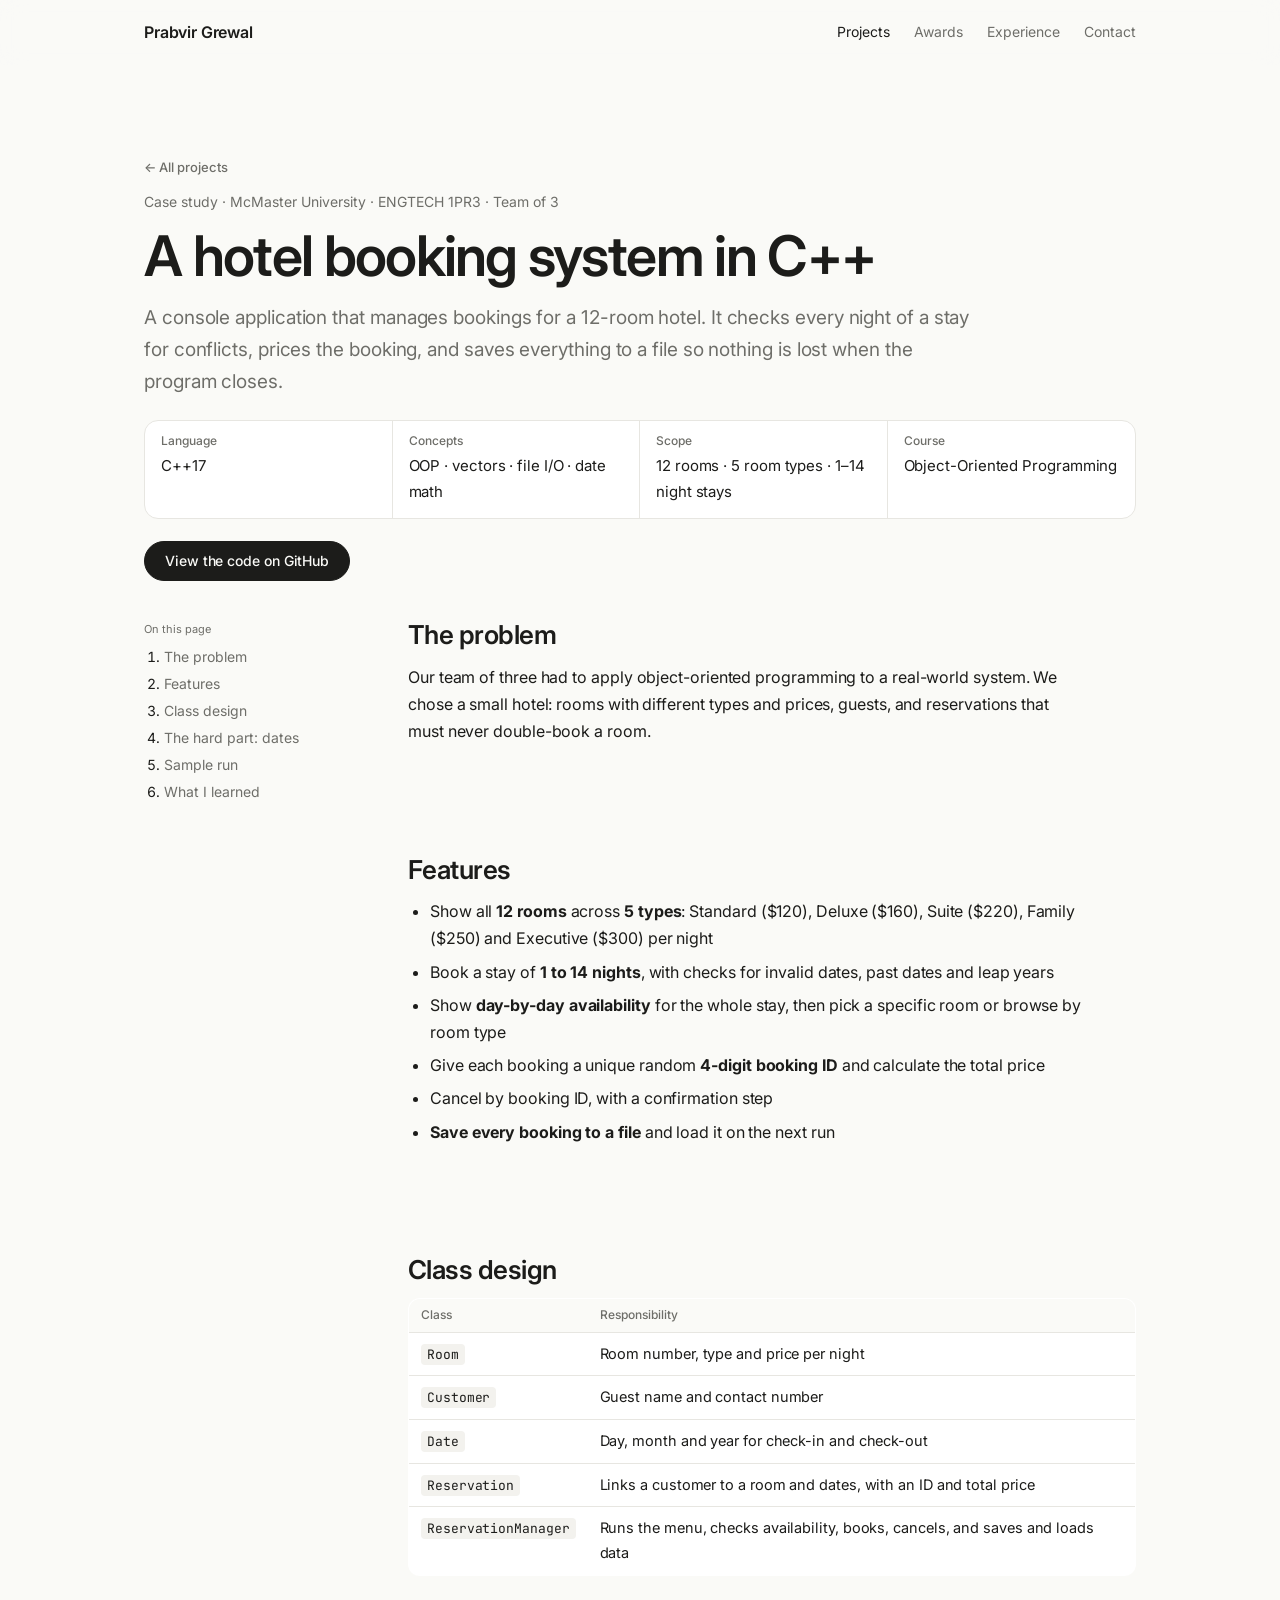
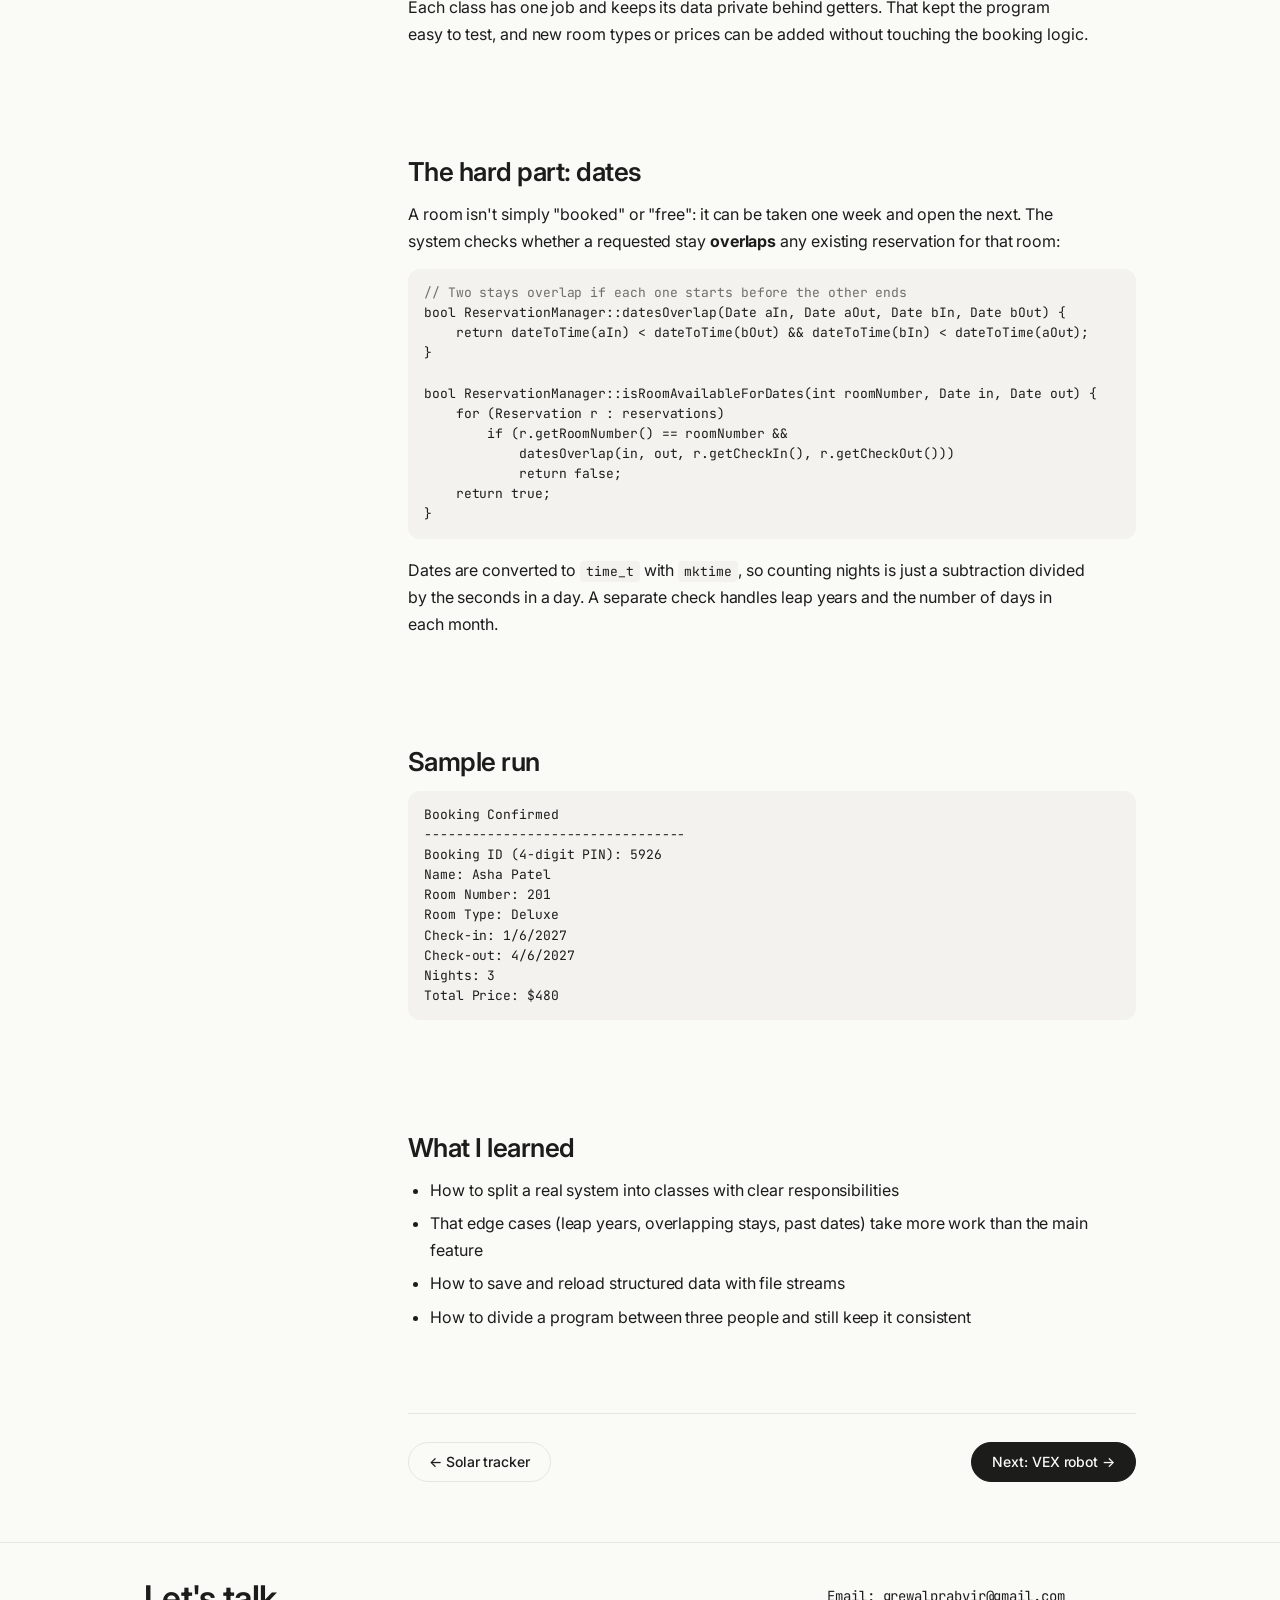
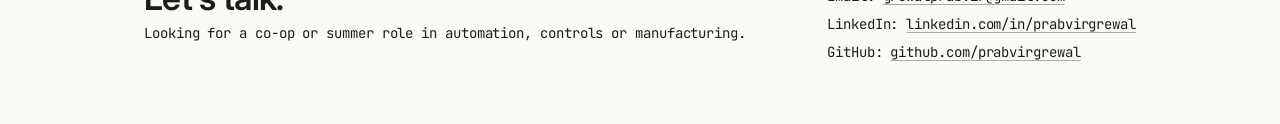
<file: projects/hotel-system.html>
<!DOCTYPE html>
<html lang="en">
<head>
<meta charset="utf-8">
<meta name="viewport" content="width=device-width, initial-scale=1">
<title>Hotel Reservation System Case Study</title>
<meta name="description" content="A C++ object-oriented hotel booking system built at McMaster University, by Prabvir Grewal.">
<link rel="preconnect" href="https://fonts.googleapis.com">
<link rel="preconnect" href="https://fonts.gstatic.com" crossorigin>
<link href="https://fonts.googleapis.com/css2?family=Inter:wght@400;500;600&family=JetBrains+Mono:wght@400;500&display=swap" rel="stylesheet">
<link rel="stylesheet" href="../css/site.css?v=4">
</head>
<body>
<nav class="top" aria-label="Main">
  <div class="wrap">
    <a class="me" href="../index.html">Prabvir Grewal</a>
    <ul>
      <li><a href="../index.html#projects" aria-current="page">Projects</a></li>
      <li><a href="../index.html#awards">Awards</a></li>
      <li><a href="../index.html#experience">Experience</a></li>
      <li><a href="../index.html#contact">Contact</a></li>
    </ul>
  </div>
</nav>

<header class="cs-hero">
  <div class="wrap">
    <a class="crumb" href="../index.html#projects">← All projects</a>
    <p class="tag">Case study · McMaster University · ENGTECH 1PR3 · Team of 3</p>
    <h1>A hotel booking system in C++</h1>
    <p class="sub">A console application that manages bookings for a 12-room hotel. It checks every night of a stay for conflicts, prices the booking, and saves everything to a file so nothing is lost when the program closes.</p>
    <dl class="specbox">
      <div><dt>Language</dt><dd>C++17</dd></div>
      <div><dt>Concepts</dt><dd>OOP · vectors · file I/O · date math</dd></div>
      <div><dt>Scope</dt><dd>12 rooms · 5 room types · 1–14 night stays</dd></div>
      <div><dt>Course</dt><dd>Object-Oriented Programming</dd></div>
    </dl>
    <div class="btns"><a class="btn primary" href="https://github.com/prabvirgrewal/hotel-reservation-system">View the code on GitHub</a></div>
  </div>
</header>

<main class="wrap">
  <div class="cs-layout">
    <aside class="toc" aria-label="On this page">
      <p>On this page</p>
      <ol>
        <li><a href="#problem">The problem</a></li>
        <li><a href="#features">Features</a></li>
        <li><a href="#design">Class design</a></li>
        <li><a href="#dates">The hard part: dates</a></li>
        <li><a href="#run">Sample run</a></li>
        <li><a href="#lessons">What I learned</a></li>
      </ol>
    </aside>
    <div class="cs-body">
      <section id="problem">
        <h2>The problem</h2>
        <p>Our team of three had to apply object-oriented programming to a real-world system. We chose a small hotel: rooms with different types and prices, guests, and reservations that must never double-book a room.</p>
      </section>

      <section id="features">
        <h2>Features</h2>
        <ul>
          <li>Show all <b>12 rooms</b> across <b>5 types</b>: Standard ($120), Deluxe ($160), Suite ($220), Family ($250) and Executive ($300) per night</li>
          <li>Book a stay of <b>1 to 14 nights</b>, with checks for invalid dates, past dates and leap years</li>
          <li>Show <b>day-by-day availability</b> for the whole stay, then pick a specific room or browse by room type</li>
          <li>Give each booking a unique random <b>4-digit booking ID</b> and calculate the total price</li>
          <li>Cancel by booking ID, with a confirmation step</li>
          <li><b>Save every booking to a file</b> and load it on the next run</li>
        </ul>
      </section>

      <section id="design">
        <h2>Class design</h2>
        <table class="data">
          <thead><tr><th>Class</th><th>Responsibility</th></tr></thead>
          <tbody>
            <tr><td><code>Room</code></td><td>Room number, type and price per night</td></tr>
            <tr><td><code>Customer</code></td><td>Guest name and contact number</td></tr>
            <tr><td><code>Date</code></td><td>Day, month and year for check-in and check-out</td></tr>
            <tr><td><code>Reservation</code></td><td>Links a customer to a room and dates, with an ID and total price</td></tr>
            <tr><td><code>ReservationManager</code></td><td>Runs the menu, checks availability, books, cancels, and saves and loads data</td></tr>
          </tbody>
        </table>
        <p>Each class has one job and keeps its data private behind getters. That kept the program easy to test, and new room types or prices can be added without touching the booking logic.</p>
      </section>

      <section id="dates">
        <h2>The hard part: dates</h2>
        <p>A room isn't simply "booked" or "free": it can be taken one week and open the next. The system checks whether a requested stay <b>overlaps</b> any existing reservation for that room:</p>
<pre class="code"><span class="c">// Two stays overlap if each one starts before the other ends</span>
bool ReservationManager::datesOverlap(Date aIn, Date aOut, Date bIn, Date bOut) {
    return dateToTime(aIn) &lt; dateToTime(bOut) &amp;&amp; dateToTime(bIn) &lt; dateToTime(aOut);
}

bool ReservationManager::isRoomAvailableForDates(int roomNumber, Date in, Date out) {
    for (Reservation r : reservations)
        if (r.getRoomNumber() == roomNumber &amp;&amp;
            datesOverlap(in, out, r.getCheckIn(), r.getCheckOut()))
            return false;
    return true;
}</pre>
        <p>Dates are converted to <code>time_t</code> with <code>mktime</code>, so counting nights is just a subtraction divided by the seconds in a day. A separate check handles leap years and the number of days in each month.</p>
      </section>

      <section id="run">
        <h2>Sample run</h2>
<pre class="code">Booking Confirmed
---------------------------------
Booking ID (4-digit PIN): 5926
Name: Asha Patel
Room Number: 201
Room Type: Deluxe
Check-in: 1/6/2027
Check-out: 4/6/2027
Nights: 3
Total Price: $480</pre>
      </section>

      <section id="lessons">
        <h2>What I learned</h2>
        <ul>
          <li>How to split a real system into classes with clear responsibilities</li>
          <li>That edge cases (leap years, overlapping stays, past dates) take more work than the main feature</li>
          <li>How to save and reload structured data with file streams</li>
          <li>How to divide a program between three people and still keep it consistent</li>
        </ul>
      </section>

      <div class="next-proj">
        <a class="btn" href="solar-tracker.html">← Solar tracker</a>
        <a class="btn primary" href="vex-spin-up.html">Next: VEX robot →</a>
      </div>
    </div>
  </div>
</main>
<footer id="contact">
  <div class="wrap">
    <div><h2>Let's talk.</h2><p>Looking for a co-op or summer role in automation, controls or manufacturing.</p></div>
    <div>
      <p>Email: <a href="mailto:grewalprabvir@gmail.com">grewalprabvir@gmail.com</a></p>
      <p>LinkedIn: <a href="https://www.linkedin.com/in/prabvirgrewal">linkedin.com/in/prabvirgrewal</a></p>
      <p>GitHub: <a href="https://github.com/prabvirgrewal">github.com/prabvirgrewal</a></p>
    </div>
  </div>
</footer>
</body>
</html>
</file>
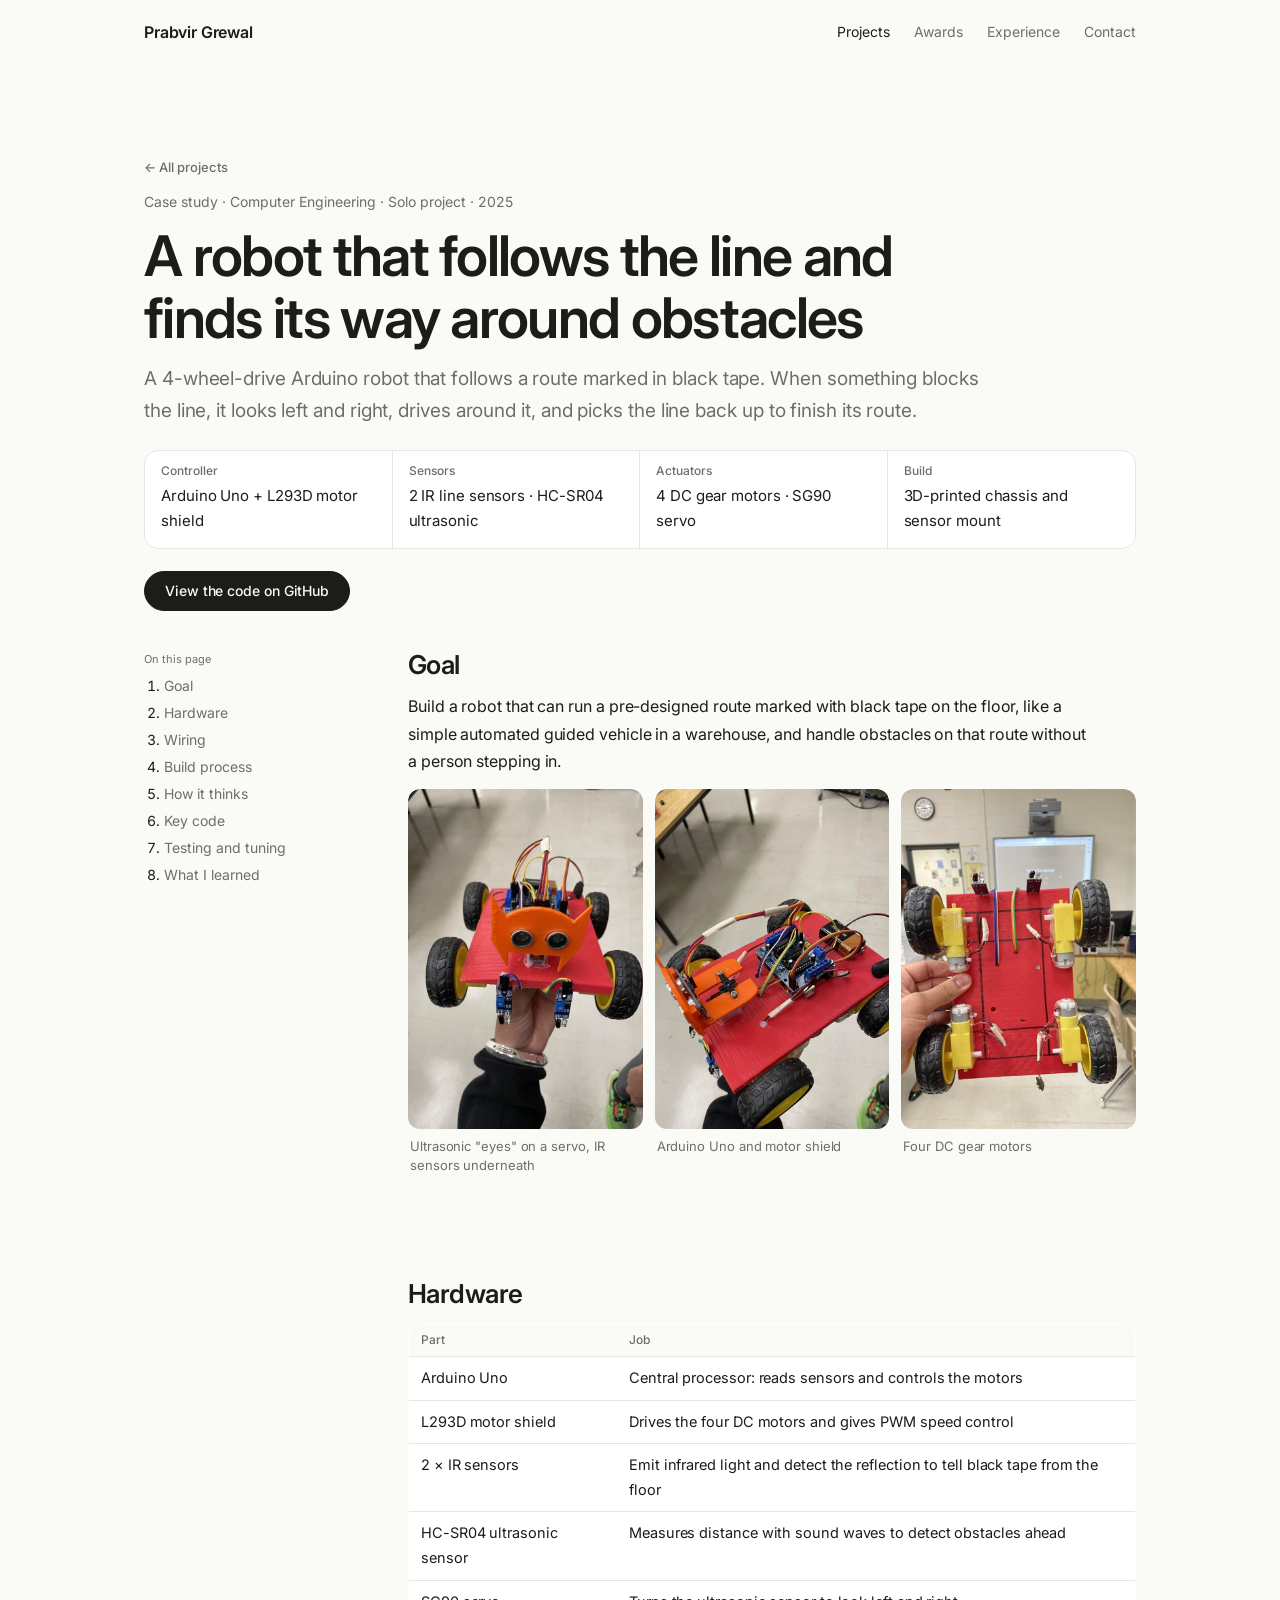
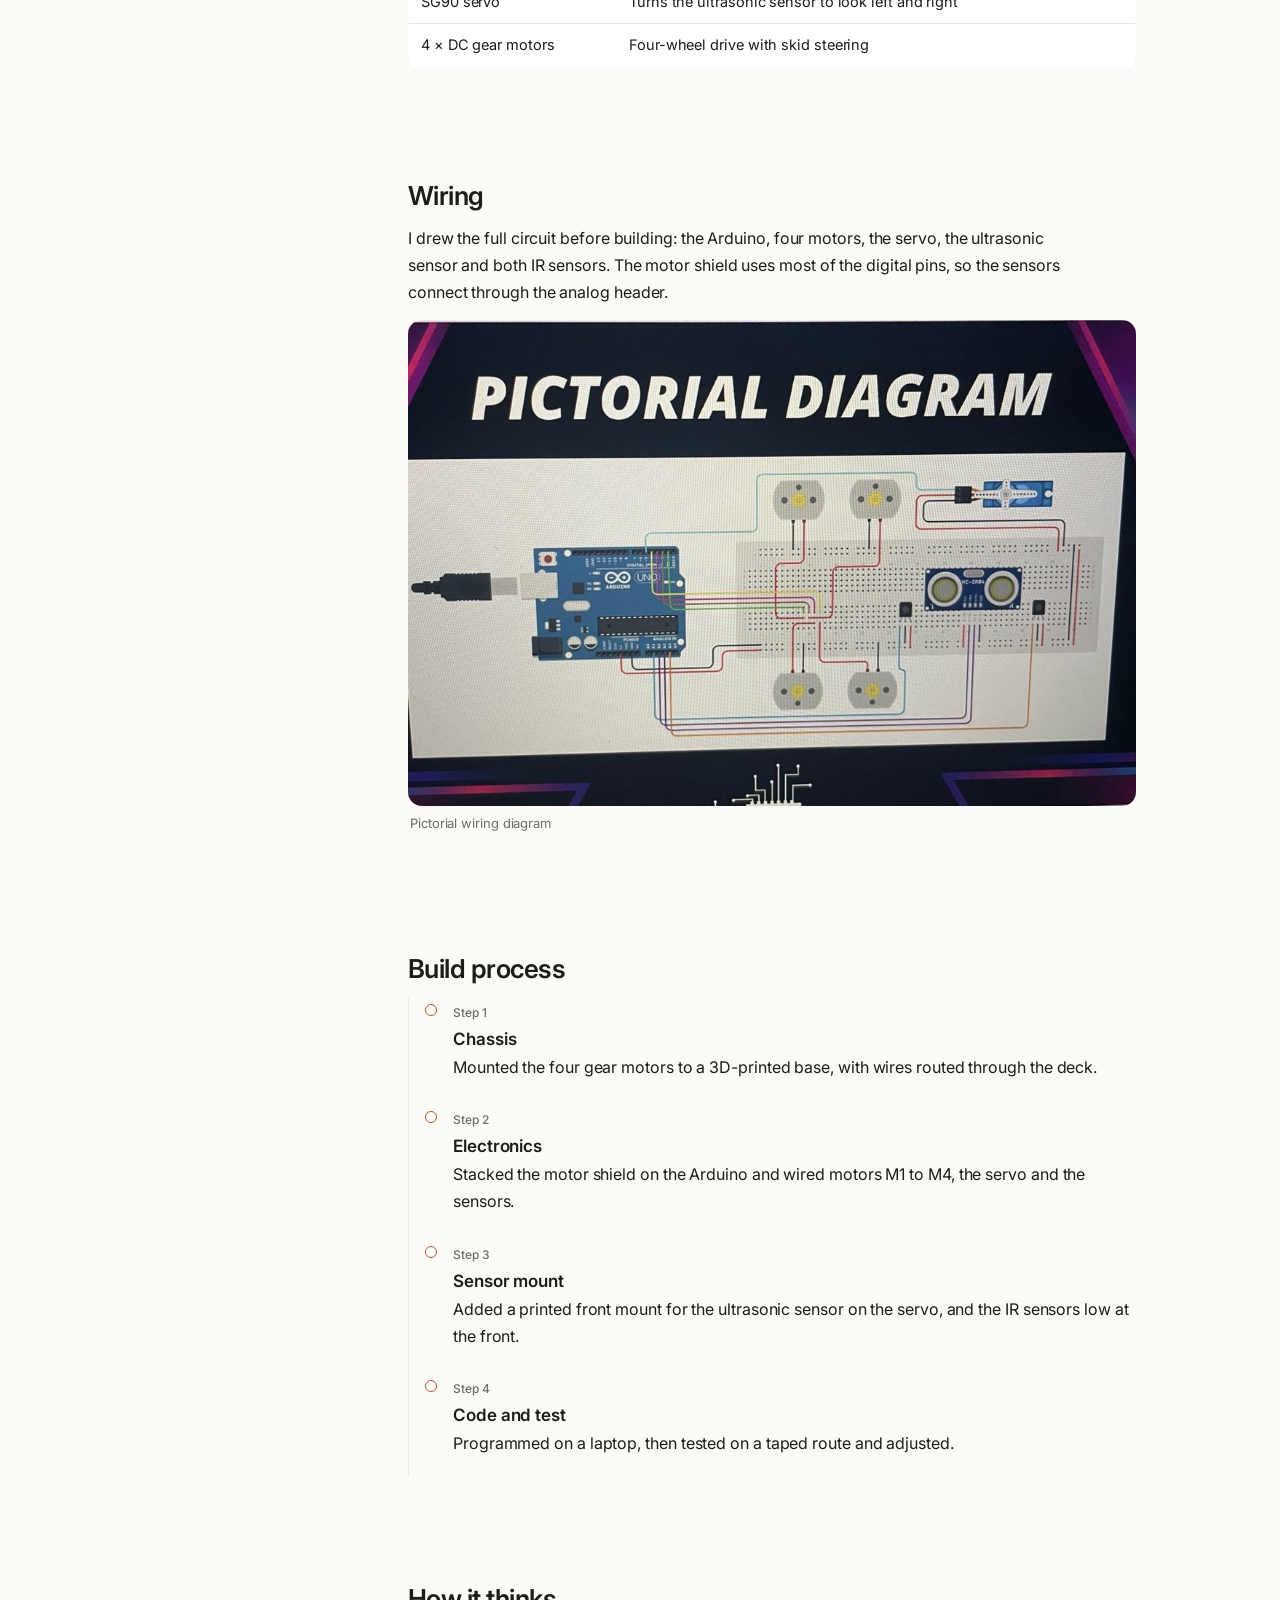
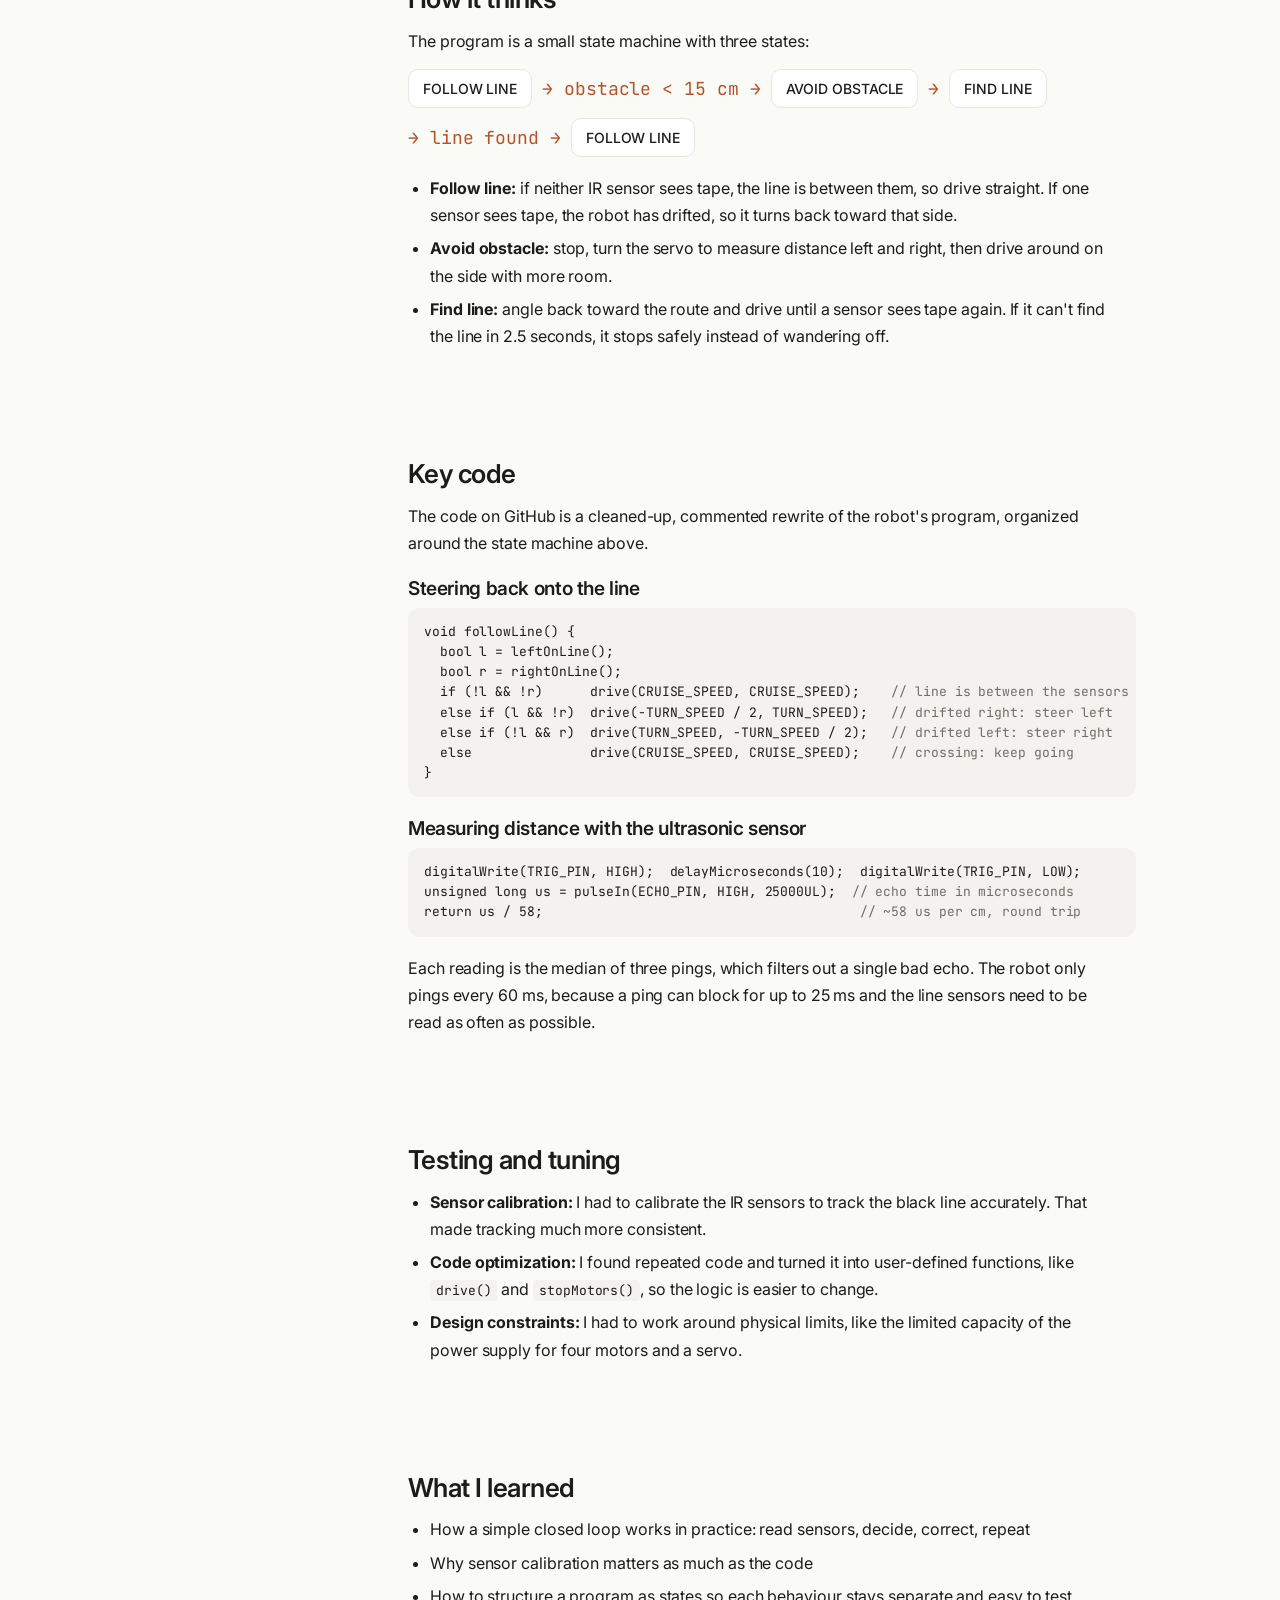
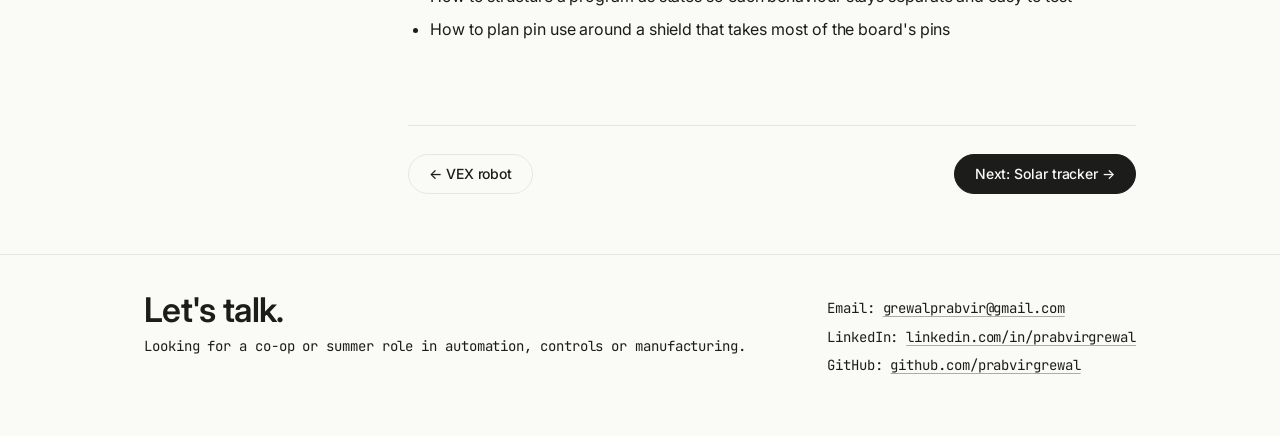
<file: projects/line-follower.html>
<!DOCTYPE html>
<html lang="en">
<head>
<meta charset="utf-8">
<meta name="viewport" content="width=device-width, initial-scale=1">
<title>Line-Following Robot Case Study</title>
<meta name="description" content="A 4WD Arduino robot that follows a tape line and drives around obstacles, by Prabvir Grewal.">
<link rel="preconnect" href="https://fonts.googleapis.com">
<link rel="preconnect" href="https://fonts.gstatic.com" crossorigin>
<link href="https://fonts.googleapis.com/css2?family=Inter:wght@400;500;600&family=JetBrains+Mono:wght@400;500&display=swap" rel="stylesheet">
<link rel="stylesheet" href="../css/site.css?v=4">
</head>
<body>
<nav class="top" aria-label="Main">
  <div class="wrap">
    <a class="me" href="../index.html">Prabvir Grewal</a>
    <ul>
      <li><a href="../index.html#projects" aria-current="page">Projects</a></li>
      <li><a href="../index.html#awards">Awards</a></li>
      <li><a href="../index.html#experience">Experience</a></li>
      <li><a href="../index.html#contact">Contact</a></li>
    </ul>
  </div>
</nav>

<header class="cs-hero">
  <div class="wrap">
    <a class="crumb" href="../index.html#projects">← All projects</a>
    <p class="tag">Case study · Computer Engineering · Solo project · 2025</p>
    <h1>A robot that follows the line and finds its way around obstacles</h1>
    <p class="sub">A 4-wheel-drive Arduino robot that follows a route marked in black tape. When something blocks the line, it looks left and right, drives around it, and picks the line back up to finish its route.</p>
    <dl class="specbox">
      <div><dt>Controller</dt><dd>Arduino Uno + L293D motor shield</dd></div>
      <div><dt>Sensors</dt><dd>2 IR line sensors · HC-SR04 ultrasonic</dd></div>
      <div><dt>Actuators</dt><dd>4 DC gear motors · SG90 servo</dd></div>
      <div><dt>Build</dt><dd>3D-printed chassis and sensor mount</dd></div>
    </dl>
    <div class="btns"><a class="btn primary" href="https://github.com/prabvirgrewal/line-following-robot">View the code on GitHub</a></div>
  </div>
</header>

<main class="wrap">
  <div class="cs-layout">
    <aside class="toc" aria-label="On this page">
      <p>On this page</p>
      <ol>
        <li><a href="#goal">Goal</a></li>
        <li><a href="#hardware">Hardware</a></li>
        <li><a href="#wiring">Wiring</a></li>
        <li><a href="#build">Build process</a></li>
        <li><a href="#logic">How it thinks</a></li>
        <li><a href="#code">Key code</a></li>
        <li><a href="#tuning">Testing and tuning</a></li>
        <li><a href="#lessons">What I learned</a></li>
      </ol>
    </aside>
    <div class="cs-body">
      <section id="goal">
        <h2>Goal</h2>
        <p>Build a robot that can run a pre-designed route marked with black tape on the floor, like a simple automated guided vehicle in a warehouse, and handle obstacles on that route without a person stepping in.</p>
        <div class="gallery tall">
          <figure><img src="../img/line-1.jpg" alt="Front of the robot with ultrasonic sensor and two IR sensors" loading="lazy"><figcaption>Ultrasonic "eyes" on a servo, IR sensors underneath</figcaption></figure>
          <figure><img src="../img/line-2.jpg" alt="Top of the robot showing the Arduino and motor shield" loading="lazy"><figcaption>Arduino Uno and motor shield</figcaption></figure>
          <figure><img src="../img/line-3.jpg" alt="Underside showing four yellow DC gear motors" loading="lazy"><figcaption>Four DC gear motors</figcaption></figure>
        </div>
      </section>

      <section id="hardware">
        <h2>Hardware</h2>
        <table class="data">
          <thead><tr><th>Part</th><th>Job</th></tr></thead>
          <tbody>
            <tr><td>Arduino Uno</td><td>Central processor: reads sensors and controls the motors</td></tr>
            <tr><td>L293D motor shield</td><td>Drives the four DC motors and gives PWM speed control</td></tr>
            <tr><td>2 × IR sensors</td><td>Emit infrared light and detect the reflection to tell black tape from the floor</td></tr>
            <tr><td>HC-SR04 ultrasonic sensor</td><td>Measures distance with sound waves to detect obstacles ahead</td></tr>
            <tr><td>SG90 servo</td><td>Turns the ultrasonic sensor to look left and right</td></tr>
            <tr><td>4 × DC gear motors</td><td>Four-wheel drive with skid steering</td></tr>
          </tbody>
        </table>
      </section>

      <section id="wiring">
        <h2>Wiring</h2>
        <p>I drew the full circuit before building: the Arduino, four motors, the servo, the ultrasonic sensor and both IR sensors. The motor shield uses most of the digital pins, so the sensors connect through the analog header.</p>
        <figure class="wide"><img src="../img/line-diagram.jpg" alt="Pictorial wiring diagram with Arduino, breadboard, four motors, servo, ultrasonic and IR sensors" loading="lazy"><figcaption>Pictorial wiring diagram</figcaption></figure>
      </section>

      <section id="build">
        <h2>Build process</h2>
        <ol class="steps">
          <li><span class="d">Step 1</span><b>Chassis</b>Mounted the four gear motors to a 3D-printed base, with wires routed through the deck.</li>
          <li><span class="d">Step 2</span><b>Electronics</b>Stacked the motor shield on the Arduino and wired motors M1 to M4, the servo and the sensors.</li>
          <li><span class="d">Step 3</span><b>Sensor mount</b>Added a printed front mount for the ultrasonic sensor on the servo, and the IR sensors low at the front.</li>
          <li><span class="d">Step 4</span><b>Code and test</b>Programmed on a laptop, then tested on a taped route and adjusted.</li>
        </ol>
      </section>

      <section id="logic">
        <h2>How it thinks</h2>
        <p>The program is a small state machine with three states:</p>
        <div class="flow">
          <span class="node">FOLLOW LINE</span><span class="arrow">→ obstacle &lt; 15 cm →</span>
          <span class="node">AVOID OBSTACLE</span><span class="arrow">→</span>
          <span class="node">FIND LINE</span><span class="arrow">→ line found →</span>
          <span class="node">FOLLOW LINE</span>
        </div>
        <ul>
          <li><b>Follow line:</b> if neither IR sensor sees tape, the line is between them, so drive straight. If one sensor sees tape, the robot has drifted, so it turns back toward that side.</li>
          <li><b>Avoid obstacle:</b> stop, turn the servo to measure distance left and right, then drive around on the side with more room.</li>
          <li><b>Find line:</b> angle back toward the route and drive until a sensor sees tape again. If it can't find the line in 2.5 seconds, it stops safely instead of wandering off.</li>
        </ul>
      </section>

      <section id="code">
        <h2>Key code</h2>
        <p>The code on GitHub is a cleaned-up, commented rewrite of the robot's program, organized around the state machine above.</p>
        <h3>Steering back onto the line</h3>
<pre class="code">void followLine() {
  bool l = leftOnLine();
  bool r = rightOnLine();
  if (!l &amp;&amp; !r)      drive(CRUISE_SPEED, CRUISE_SPEED);    <span class="c">// line is between the sensors</span>
  else if (l &amp;&amp; !r)  drive(-TURN_SPEED / 2, TURN_SPEED);   <span class="c">// drifted right: steer left</span>
  else if (!l &amp;&amp; r)  drive(TURN_SPEED, -TURN_SPEED / 2);   <span class="c">// drifted left: steer right</span>
  else               drive(CRUISE_SPEED, CRUISE_SPEED);    <span class="c">// crossing: keep going</span>
}</pre>
        <h3>Measuring distance with the ultrasonic sensor</h3>
<pre class="code">digitalWrite(TRIG_PIN, HIGH);  delayMicroseconds(10);  digitalWrite(TRIG_PIN, LOW);
unsigned long us = pulseIn(ECHO_PIN, HIGH, 25000UL);  <span class="c">// echo time in microseconds</span>
return us / 58;                                        <span class="c">// ~58 us per cm, round trip</span></pre>
        <p>Each reading is the median of three pings, which filters out a single bad echo. The robot only pings every 60 ms, because a ping can block for up to 25 ms and the line sensors need to be read as often as possible.</p>
      </section>

      <section id="tuning">
        <h2>Testing and tuning</h2>
        <ul>
          <li><b>Sensor calibration:</b> I had to calibrate the IR sensors to track the black line accurately. That made tracking much more consistent.</li>
          <li><b>Code optimization:</b> I found repeated code and turned it into user-defined functions, like <code>drive()</code> and <code>stopMotors()</code>, so the logic is easier to change.</li>
          <li><b>Design constraints:</b> I had to work around physical limits, like the limited capacity of the power supply for four motors and a servo.</li>
        </ul>
      </section>

      <section id="lessons">
        <h2>What I learned</h2>
        <ul>
          <li>How a simple closed loop works in practice: read sensors, decide, correct, repeat</li>
          <li>Why sensor calibration matters as much as the code</li>
          <li>How to structure a program as states so each behaviour stays separate and easy to test</li>
          <li>How to plan pin use around a shield that takes most of the board's pins</li>
        </ul>
      </section>

      <div class="next-proj">
        <a class="btn" href="vex-spin-up.html">← VEX robot</a>
        <a class="btn primary" href="solar-tracker.html">Next: Solar tracker →</a>
      </div>
    </div>
  </div>
</main>
<footer id="contact">
  <div class="wrap">
    <div><h2>Let's talk.</h2><p>Looking for a co-op or summer role in automation, controls or manufacturing.</p></div>
    <div>
      <p>Email: <a href="mailto:grewalprabvir@gmail.com">grewalprabvir@gmail.com</a></p>
      <p>LinkedIn: <a href="https://www.linkedin.com/in/prabvirgrewal">linkedin.com/in/prabvirgrewal</a></p>
      <p>GitHub: <a href="https://github.com/prabvirgrewal">github.com/prabvirgrewal</a></p>
    </div>
  </div>
</footer>
</body>
</html>
</file>
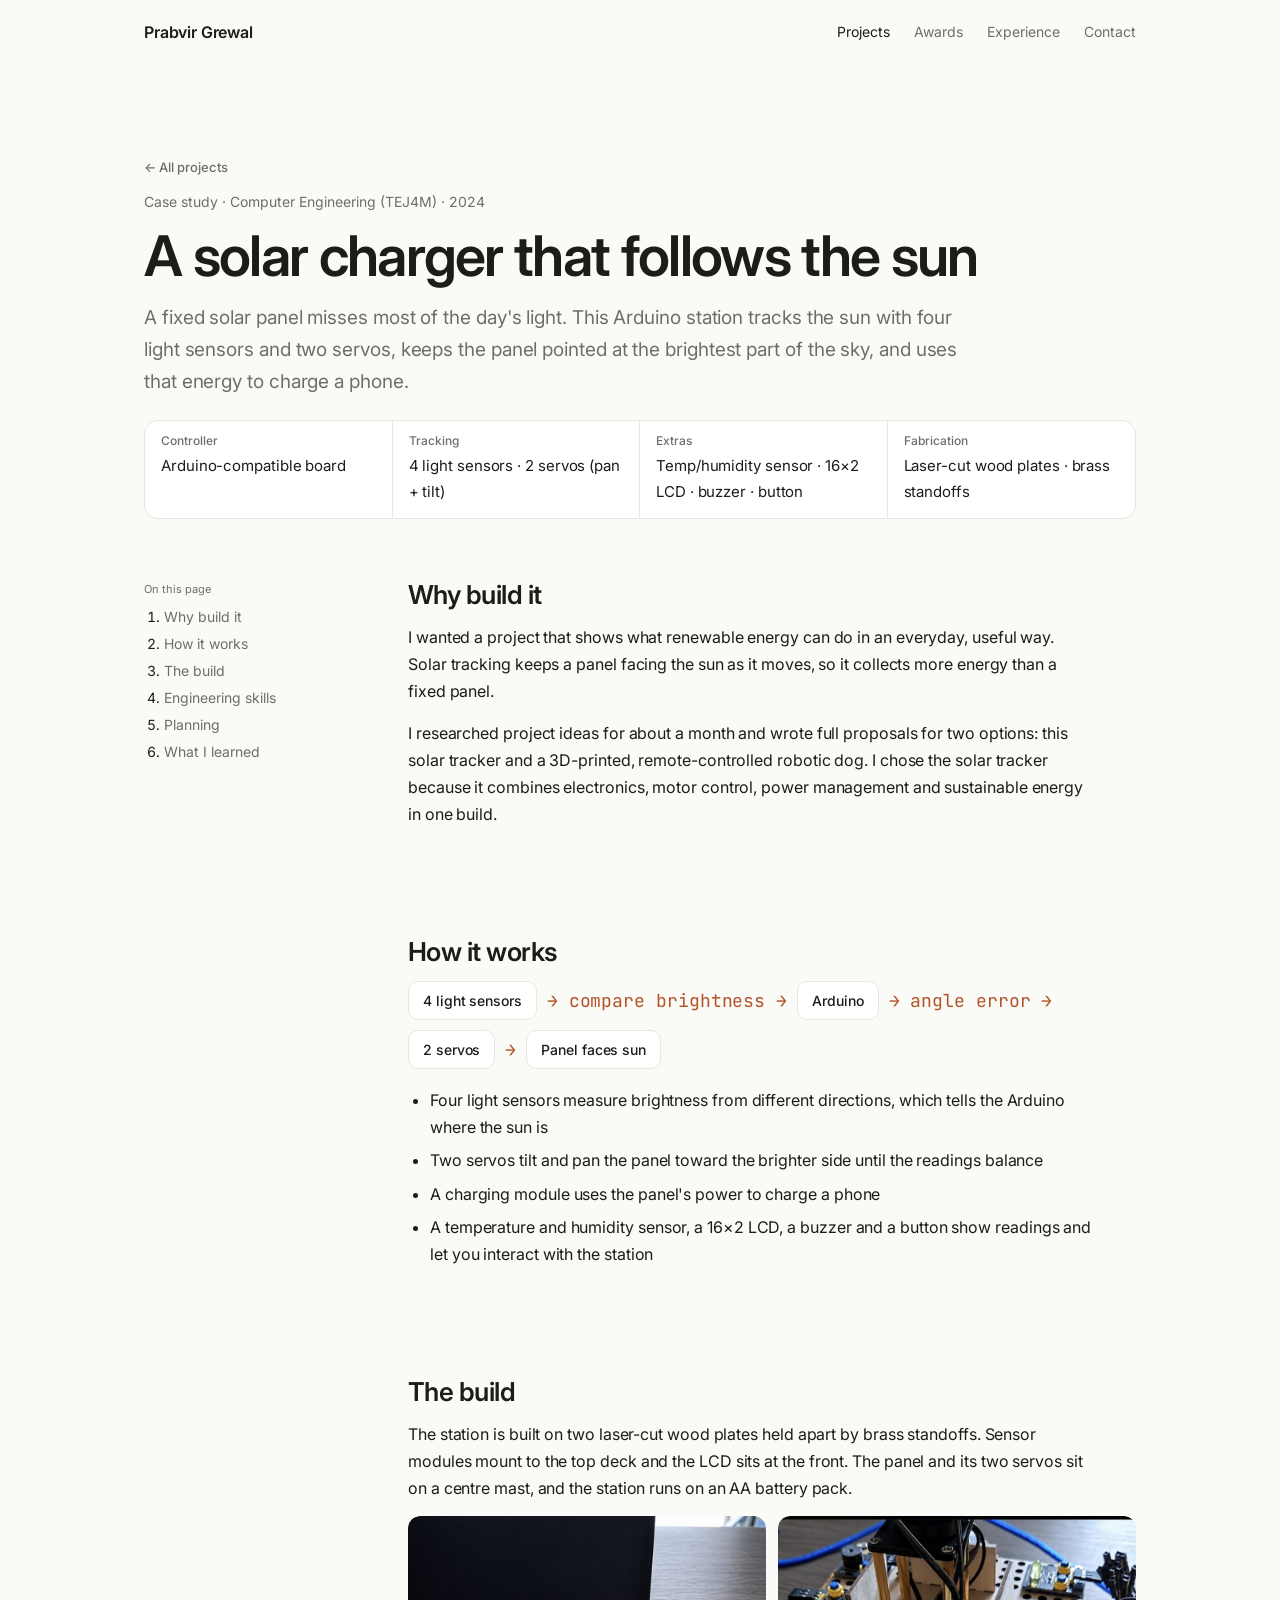
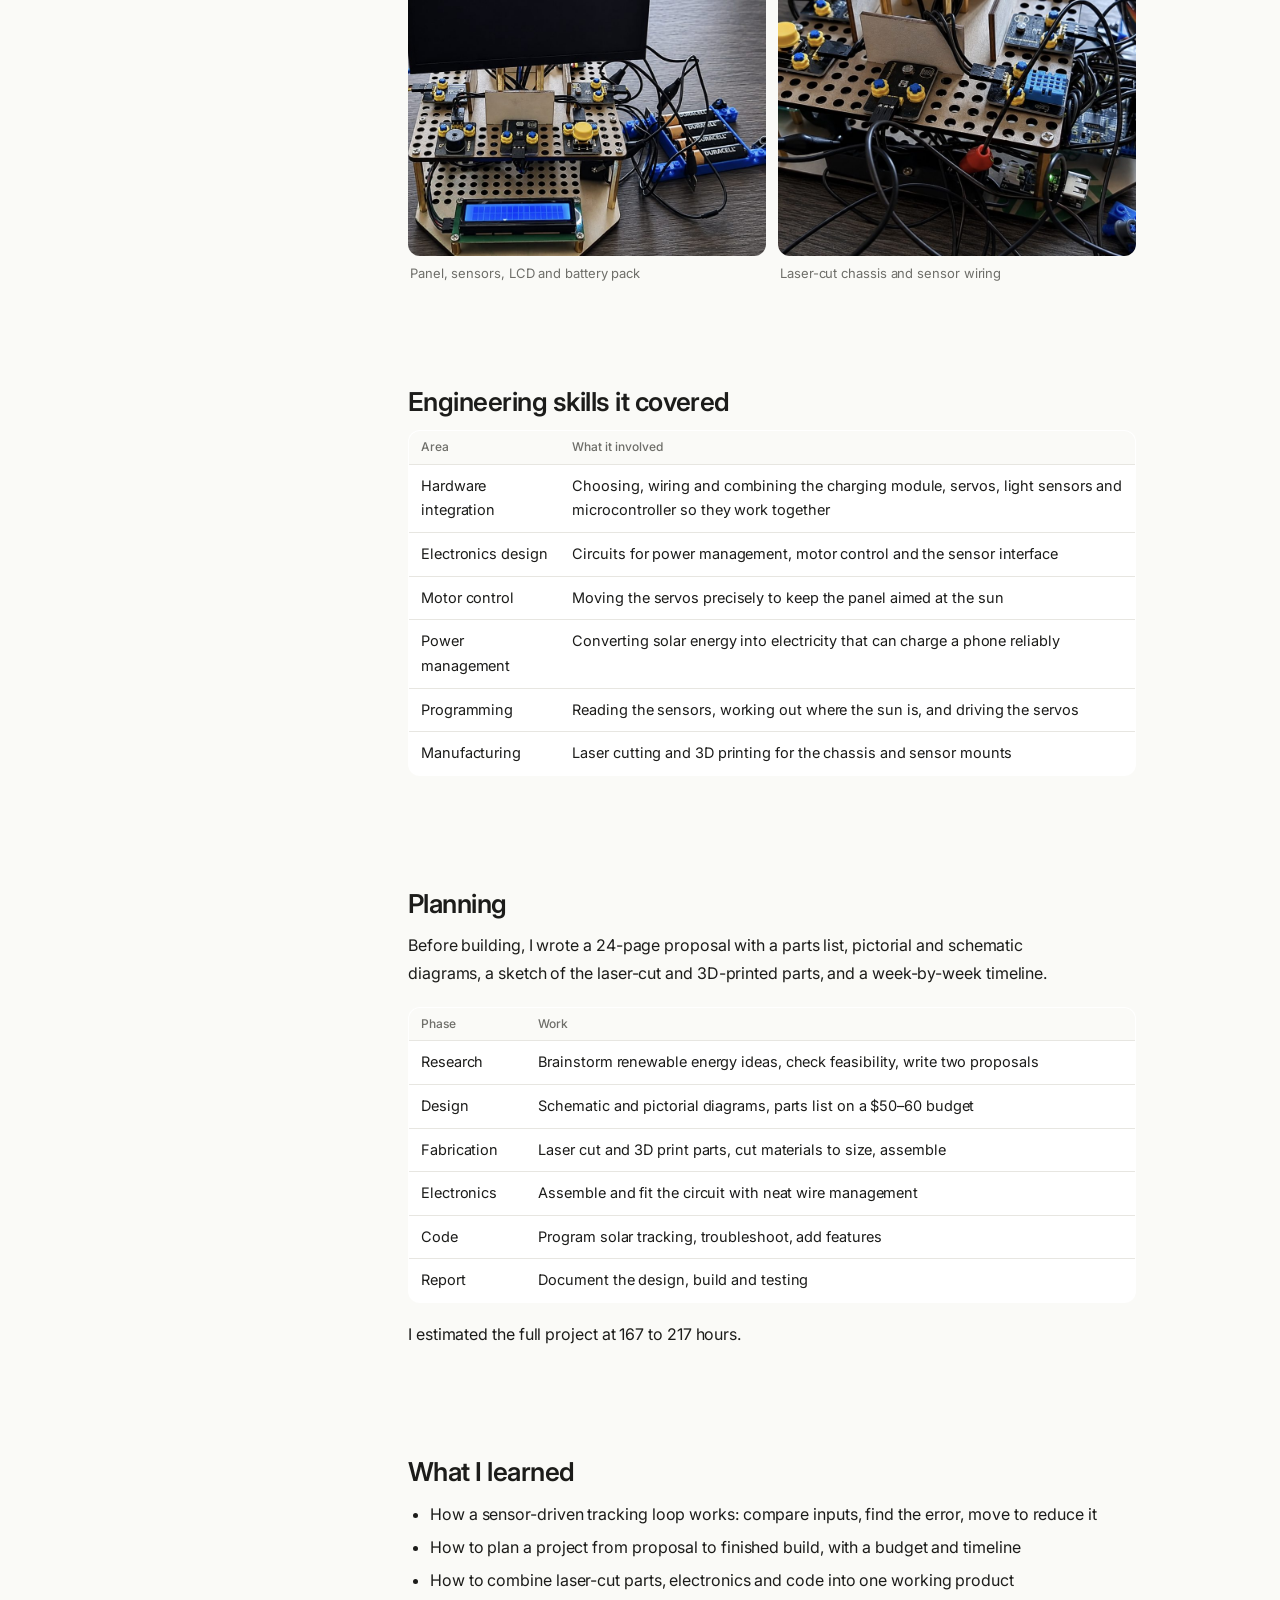
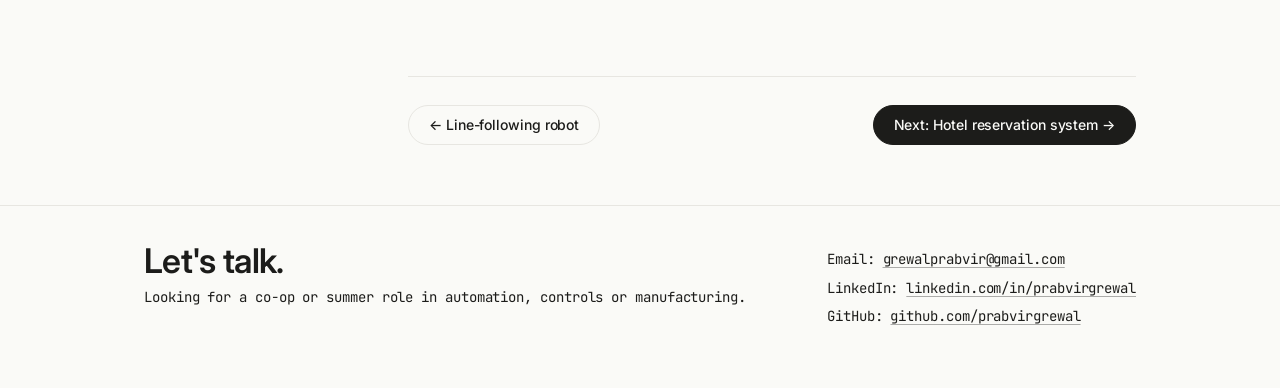
<file: projects/solar-tracker.html>
<!DOCTYPE html>
<html lang="en">
<head>
<meta charset="utf-8">
<meta name="viewport" content="width=device-width, initial-scale=1">
<title>Solar-Tracking Phone Charger Case Study</title>
<meta name="description" content="An Arduino solar station that follows the sun and charges a phone, by Prabvir Grewal.">
<link rel="preconnect" href="https://fonts.googleapis.com">
<link rel="preconnect" href="https://fonts.gstatic.com" crossorigin>
<link href="https://fonts.googleapis.com/css2?family=Inter:wght@400;500;600&family=JetBrains+Mono:wght@400;500&display=swap" rel="stylesheet">
<link rel="stylesheet" href="../css/site.css?v=4">
</head>
<body>
<nav class="top" aria-label="Main">
  <div class="wrap">
    <a class="me" href="../index.html">Prabvir Grewal</a>
    <ul>
      <li><a href="../index.html#projects" aria-current="page">Projects</a></li>
      <li><a href="../index.html#awards">Awards</a></li>
      <li><a href="../index.html#experience">Experience</a></li>
      <li><a href="../index.html#contact">Contact</a></li>
    </ul>
  </div>
</nav>

<header class="cs-hero">
  <div class="wrap">
    <a class="crumb" href="../index.html#projects">← All projects</a>
    <p class="tag">Case study · Computer Engineering (TEJ4M) · 2024</p>
    <h1>A solar charger that follows the sun</h1>
    <p class="sub">A fixed solar panel misses most of the day's light. This Arduino station tracks the sun with four light sensors and two servos, keeps the panel pointed at the brightest part of the sky, and uses that energy to charge a phone.</p>
    <dl class="specbox">
      <div><dt>Controller</dt><dd>Arduino-compatible board</dd></div>
      <div><dt>Tracking</dt><dd>4 light sensors · 2 servos (pan + tilt)</dd></div>
      <div><dt>Extras</dt><dd>Temp/humidity sensor · 16×2 LCD · buzzer · button</dd></div>
      <div><dt>Fabrication</dt><dd>Laser-cut wood plates · brass standoffs</dd></div>
    </dl>
  </div>
</header>

<main class="wrap">
  <div class="cs-layout">
    <aside class="toc" aria-label="On this page">
      <p>On this page</p>
      <ol>
        <li><a href="#why">Why build it</a></li>
        <li><a href="#how">How it works</a></li>
        <li><a href="#build">The build</a></li>
        <li><a href="#skills">Engineering skills</a></li>
        <li><a href="#plan">Planning</a></li>
        <li><a href="#lessons">What I learned</a></li>
      </ol>
    </aside>
    <div class="cs-body">
      <section id="why">
        <h2>Why build it</h2>
        <p>I wanted a project that shows what renewable energy can do in an everyday, useful way. Solar tracking keeps a panel facing the sun as it moves, so it collects more energy than a fixed panel.</p>
        <p>I researched project ideas for about a month and wrote full proposals for two options: this solar tracker and a 3D-printed, remote-controlled robotic dog. I chose the solar tracker because it combines electronics, motor control, power management and sustainable energy in one build.</p>
      </section>

      <section id="how">
        <h2>How it works</h2>
        <div class="flow">
          <span class="node">4 light sensors</span><span class="arrow">→ compare brightness →</span>
          <span class="node">Arduino</span><span class="arrow">→ angle error →</span>
          <span class="node">2 servos</span><span class="arrow">→</span>
          <span class="node">Panel faces sun</span>
        </div>
        <ul>
          <li>Four light sensors measure brightness from different directions, which tells the Arduino where the sun is</li>
          <li>Two servos tilt and pan the panel toward the brighter side until the readings balance</li>
          <li>A charging module uses the panel's power to charge a phone</li>
          <li>A temperature and humidity sensor, a 16×2 LCD, a buzzer and a button show readings and let you interact with the station</li>
        </ul>
      </section>

      <section id="build">
        <h2>The build</h2>
        <p>The station is built on two laser-cut wood plates held apart by brass standoffs. Sensor modules mount to the top deck and the LCD sits at the front. The panel and its two servos sit on a centre mast, and the station runs on an AA battery pack.</p>
        <div class="gallery tall">
          <figure><img src="../img/solar-1.jpg" alt="Solar tracker with panel, sensor modules, LCD and AA battery pack" loading="lazy"><figcaption>Panel, sensors, LCD and battery pack</figcaption></figure>
          <figure><img src="../img/solar-2.jpg" alt="Laser-cut wood chassis with sensor modules and wiring" loading="lazy"><figcaption>Laser-cut chassis and sensor wiring</figcaption></figure>
        </div>
      </section>

      <section id="skills">
        <h2>Engineering skills it covered</h2>
        <table class="data">
          <thead><tr><th>Area</th><th>What it involved</th></tr></thead>
          <tbody>
            <tr><td>Hardware integration</td><td>Choosing, wiring and combining the charging module, servos, light sensors and microcontroller so they work together</td></tr>
            <tr><td>Electronics design</td><td>Circuits for power management, motor control and the sensor interface</td></tr>
            <tr><td>Motor control</td><td>Moving the servos precisely to keep the panel aimed at the sun</td></tr>
            <tr><td>Power management</td><td>Converting solar energy into electricity that can charge a phone reliably</td></tr>
            <tr><td>Programming</td><td>Reading the sensors, working out where the sun is, and driving the servos</td></tr>
            <tr><td>Manufacturing</td><td>Laser cutting and 3D printing for the chassis and sensor mounts</td></tr>
          </tbody>
        </table>
      </section>

      <section id="plan">
        <h2>Planning</h2>
        <p>Before building, I wrote a 24-page proposal with a parts list, pictorial and schematic diagrams, a sketch of the laser-cut and 3D-printed parts, and a week-by-week timeline.</p>
        <div class="tablebox">
        <table class="data">
          <thead><tr><th>Phase</th><th>Work</th></tr></thead>
          <tbody>
            <tr><td>Research</td><td>Brainstorm renewable energy ideas, check feasibility, write two proposals</td></tr>
            <tr><td>Design</td><td>Schematic and pictorial diagrams, parts list on a $50–60 budget</td></tr>
            <tr><td>Fabrication</td><td>Laser cut and 3D print parts, cut materials to size, assemble</td></tr>
            <tr><td>Electronics</td><td>Assemble and fit the circuit with neat wire management</td></tr>
            <tr><td>Code</td><td>Program solar tracking, troubleshoot, add features</td></tr>
            <tr><td>Report</td><td>Document the design, build and testing</td></tr>
          </tbody>
        </table>
        </div>
        <p>I estimated the full project at 167 to 217 hours.</p>
      </section>

      <section id="lessons">
        <h2>What I learned</h2>
        <ul>
          <li>How a sensor-driven tracking loop works: compare inputs, find the error, move to reduce it</li>
          <li>How to plan a project from proposal to finished build, with a budget and timeline</li>
          <li>How to combine laser-cut parts, electronics and code into one working product</li>
        </ul>
      </section>

      <div class="next-proj">
        <a class="btn" href="line-follower.html">← Line-following robot</a>
        <a class="btn primary" href="hotel-system.html">Next: Hotel reservation system →</a>
      </div>
    </div>
  </div>
</main>
<footer id="contact">
  <div class="wrap">
    <div><h2>Let's talk.</h2><p>Looking for a co-op or summer role in automation, controls or manufacturing.</p></div>
    <div>
      <p>Email: <a href="mailto:grewalprabvir@gmail.com">grewalprabvir@gmail.com</a></p>
      <p>LinkedIn: <a href="https://www.linkedin.com/in/prabvirgrewal">linkedin.com/in/prabvirgrewal</a></p>
      <p>GitHub: <a href="https://github.com/prabvirgrewal">github.com/prabvirgrewal</a></p>
    </div>
  </div>
</footer>
</body>
</html>
</file>
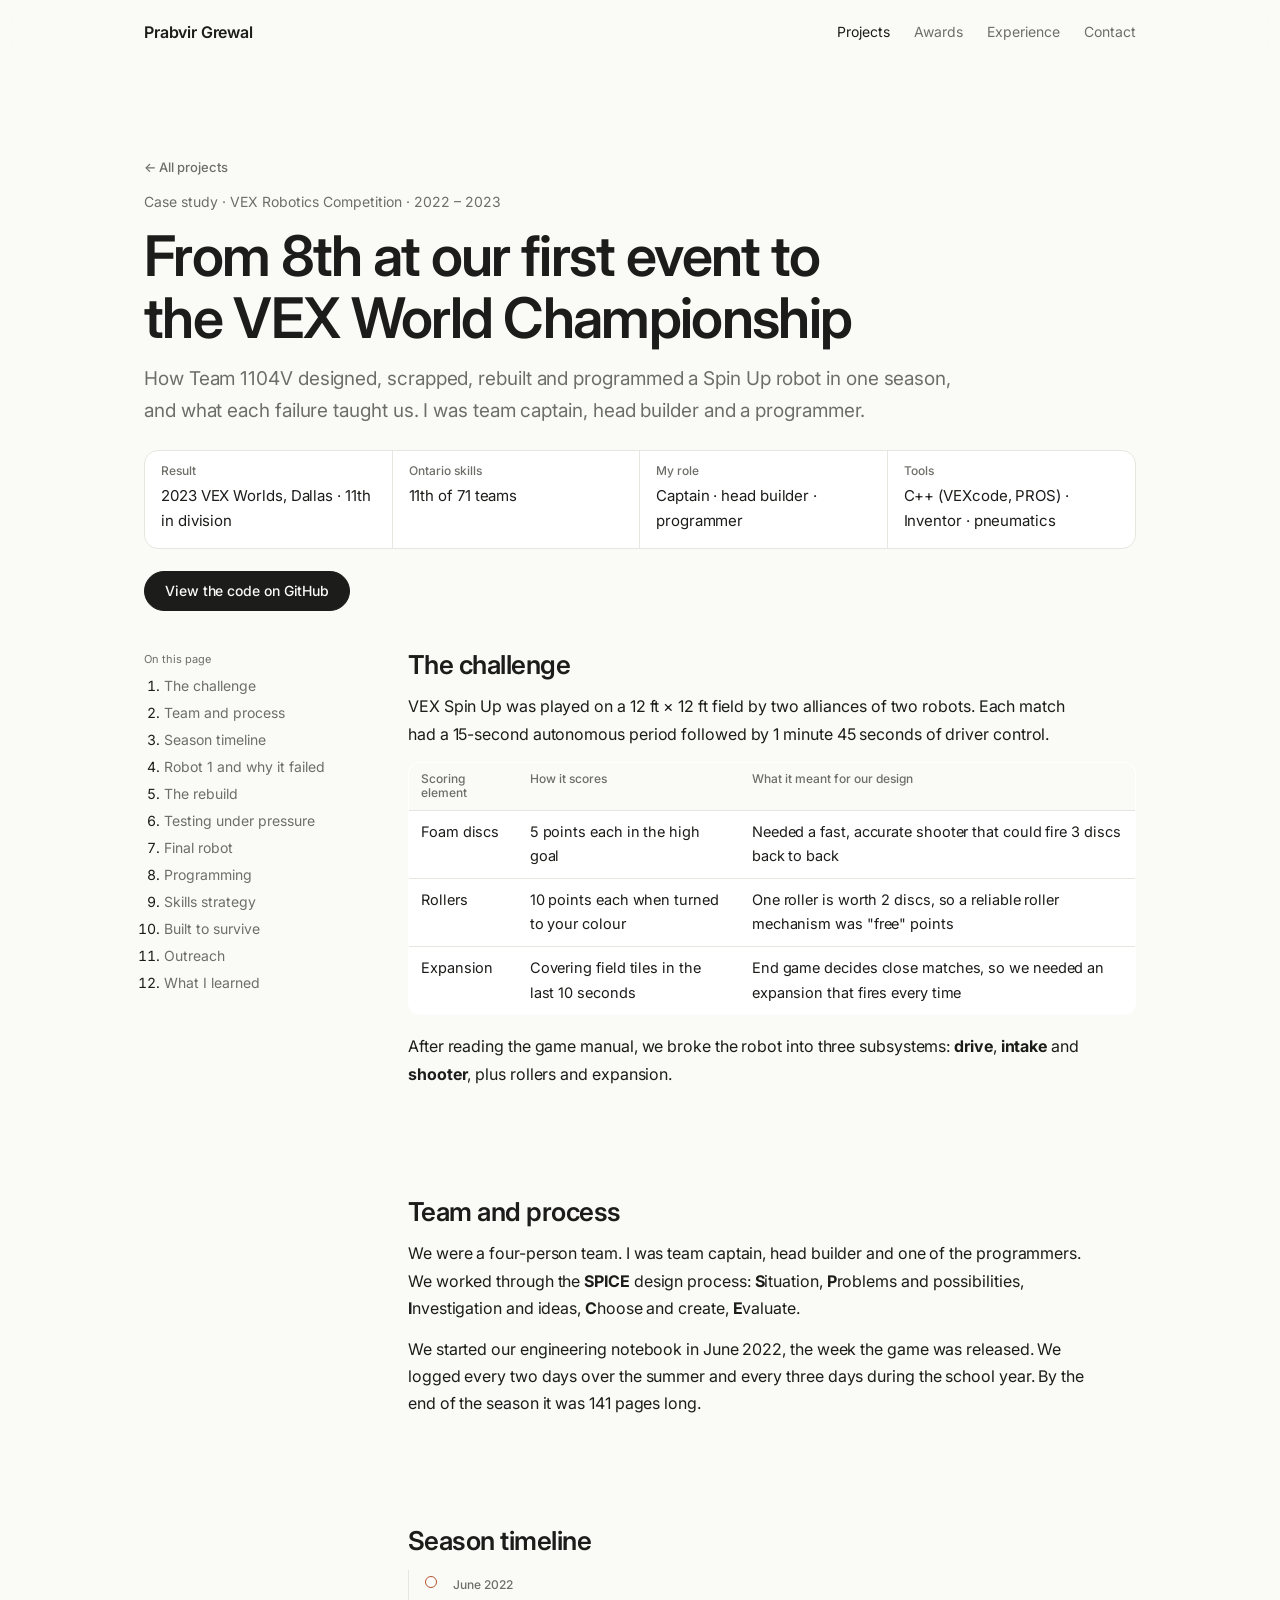
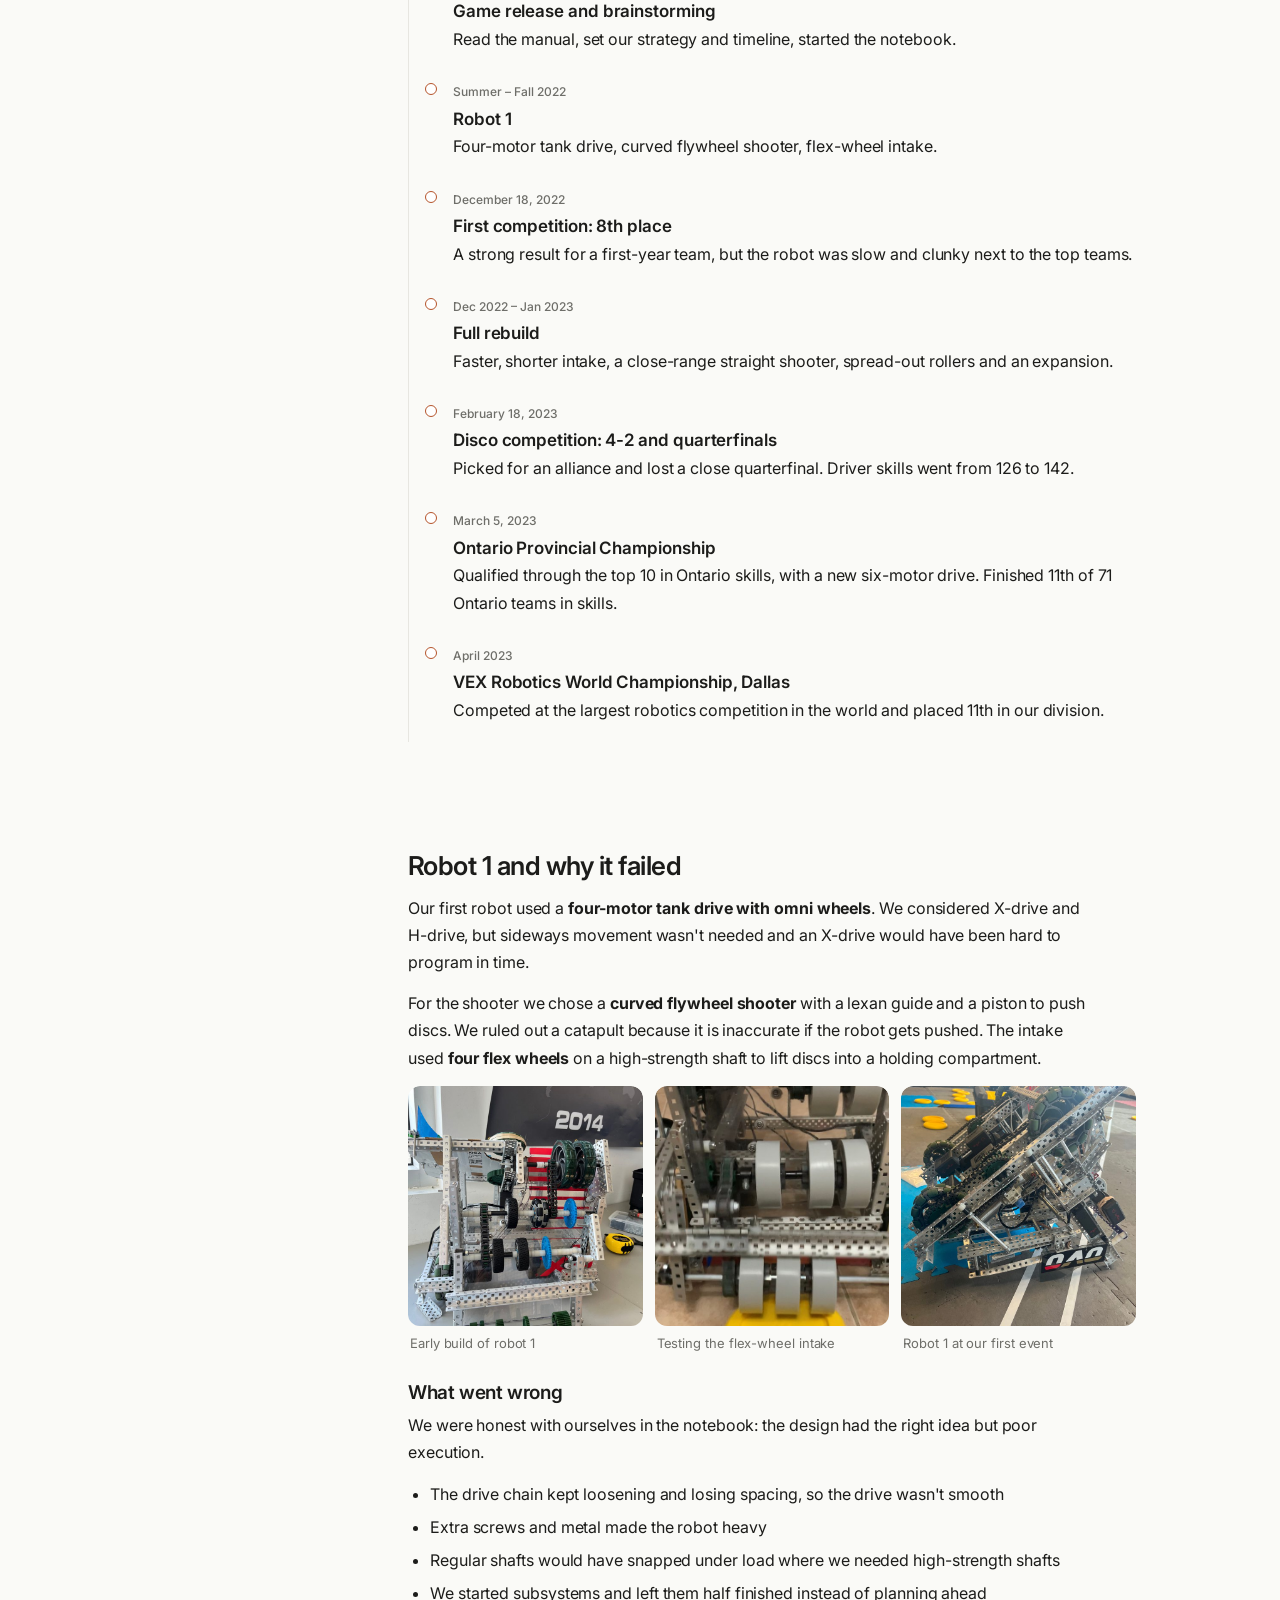
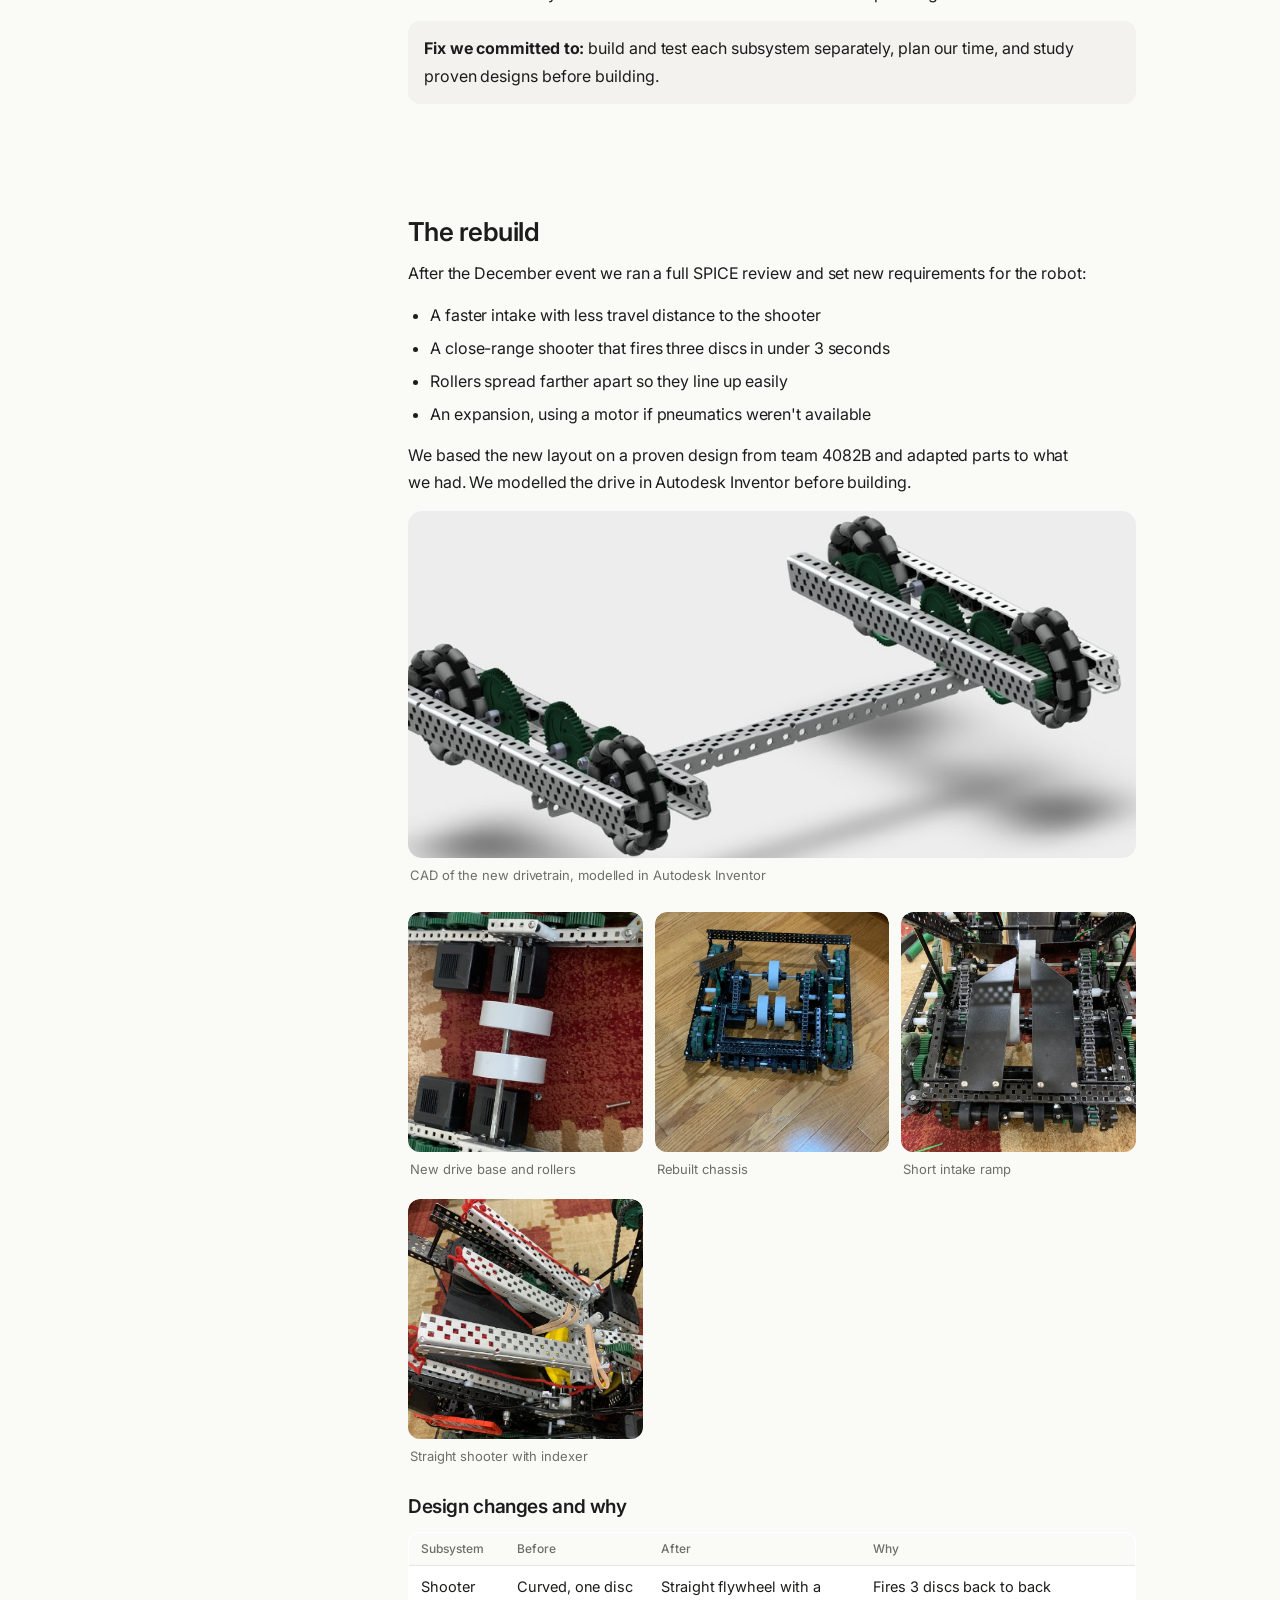
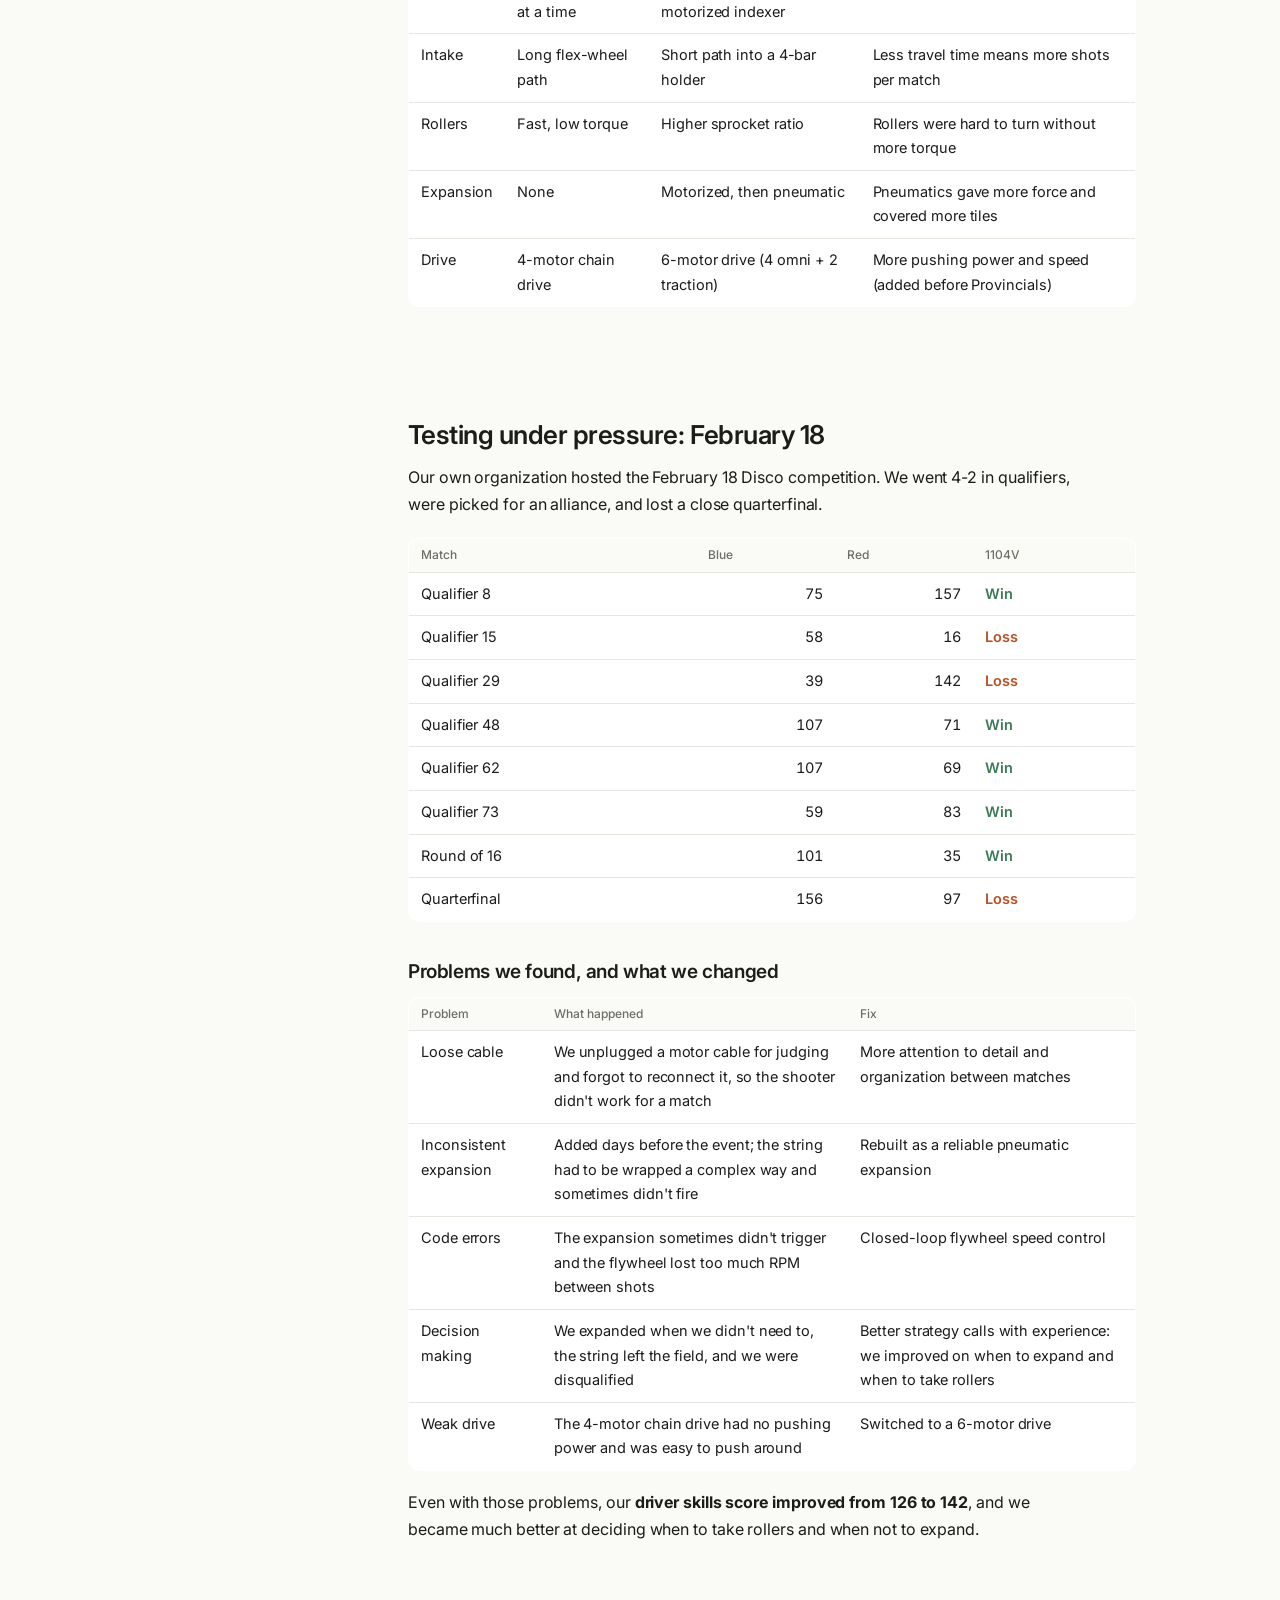
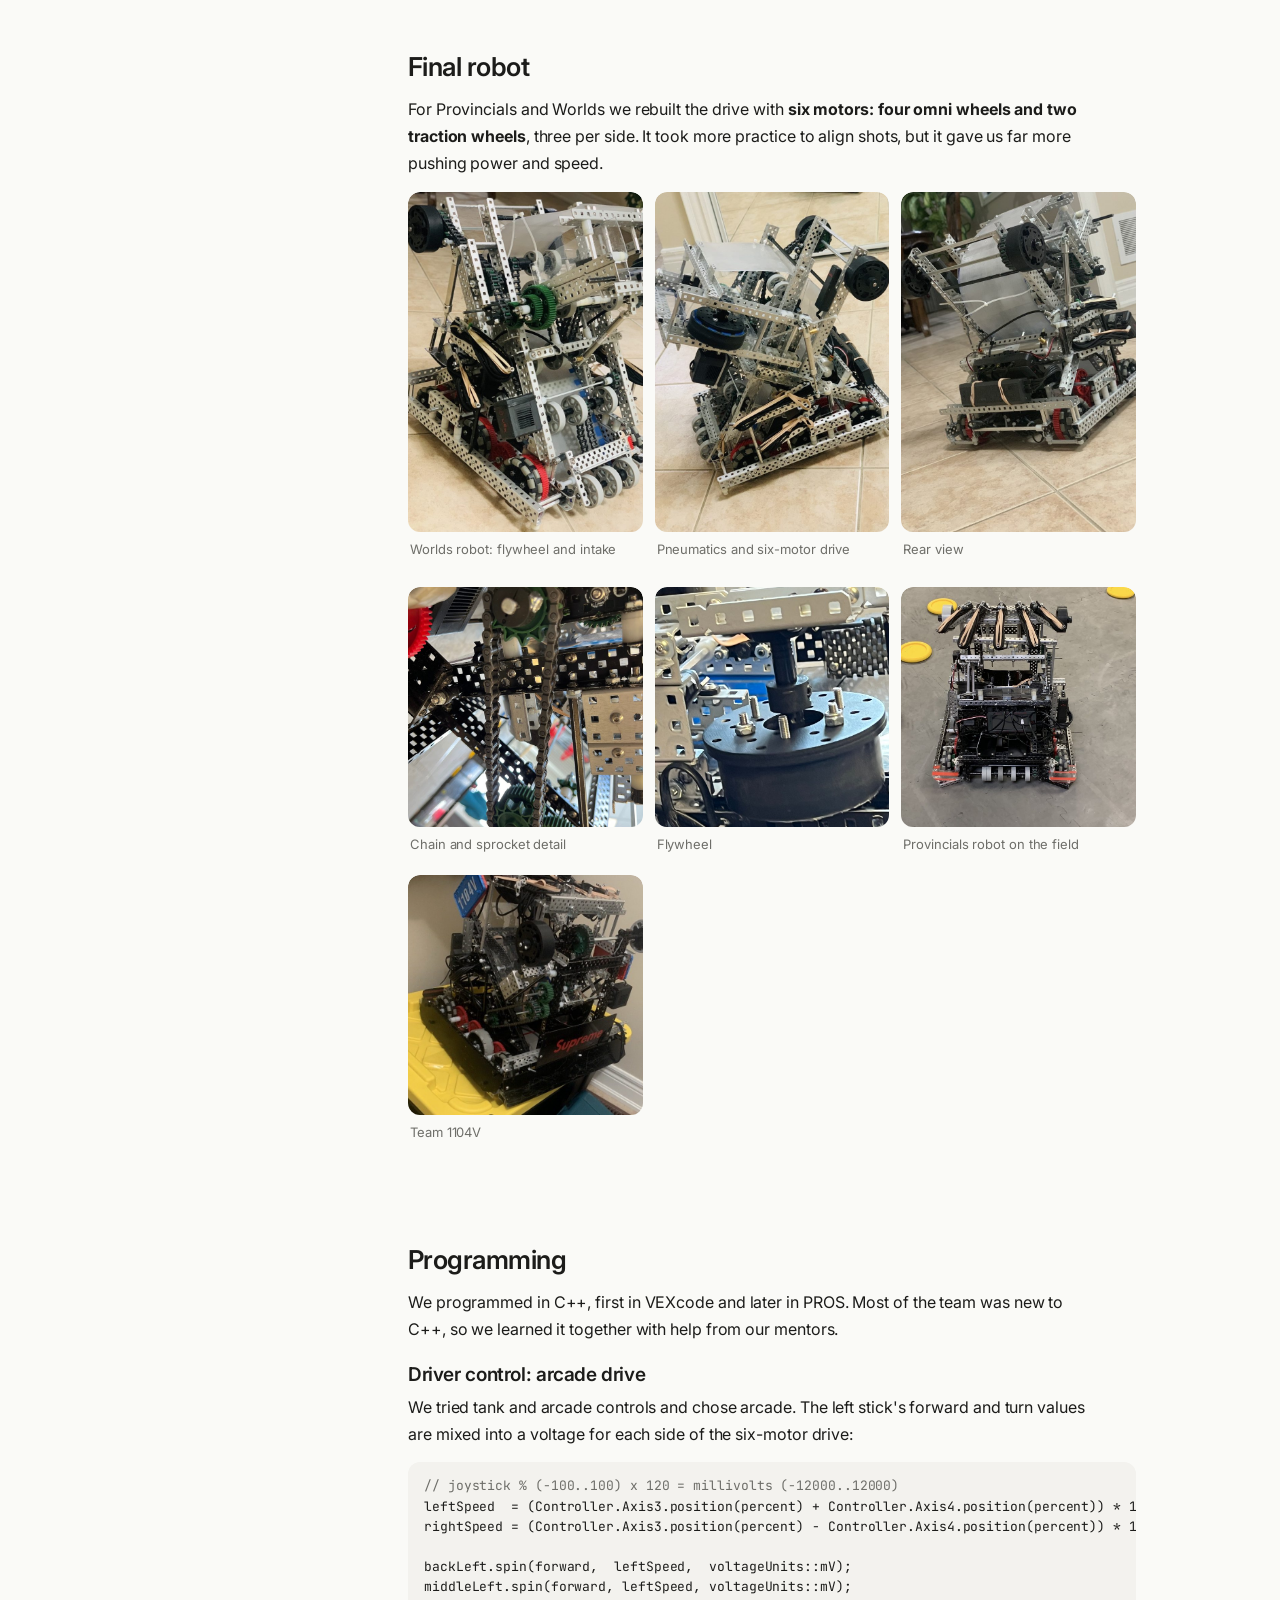
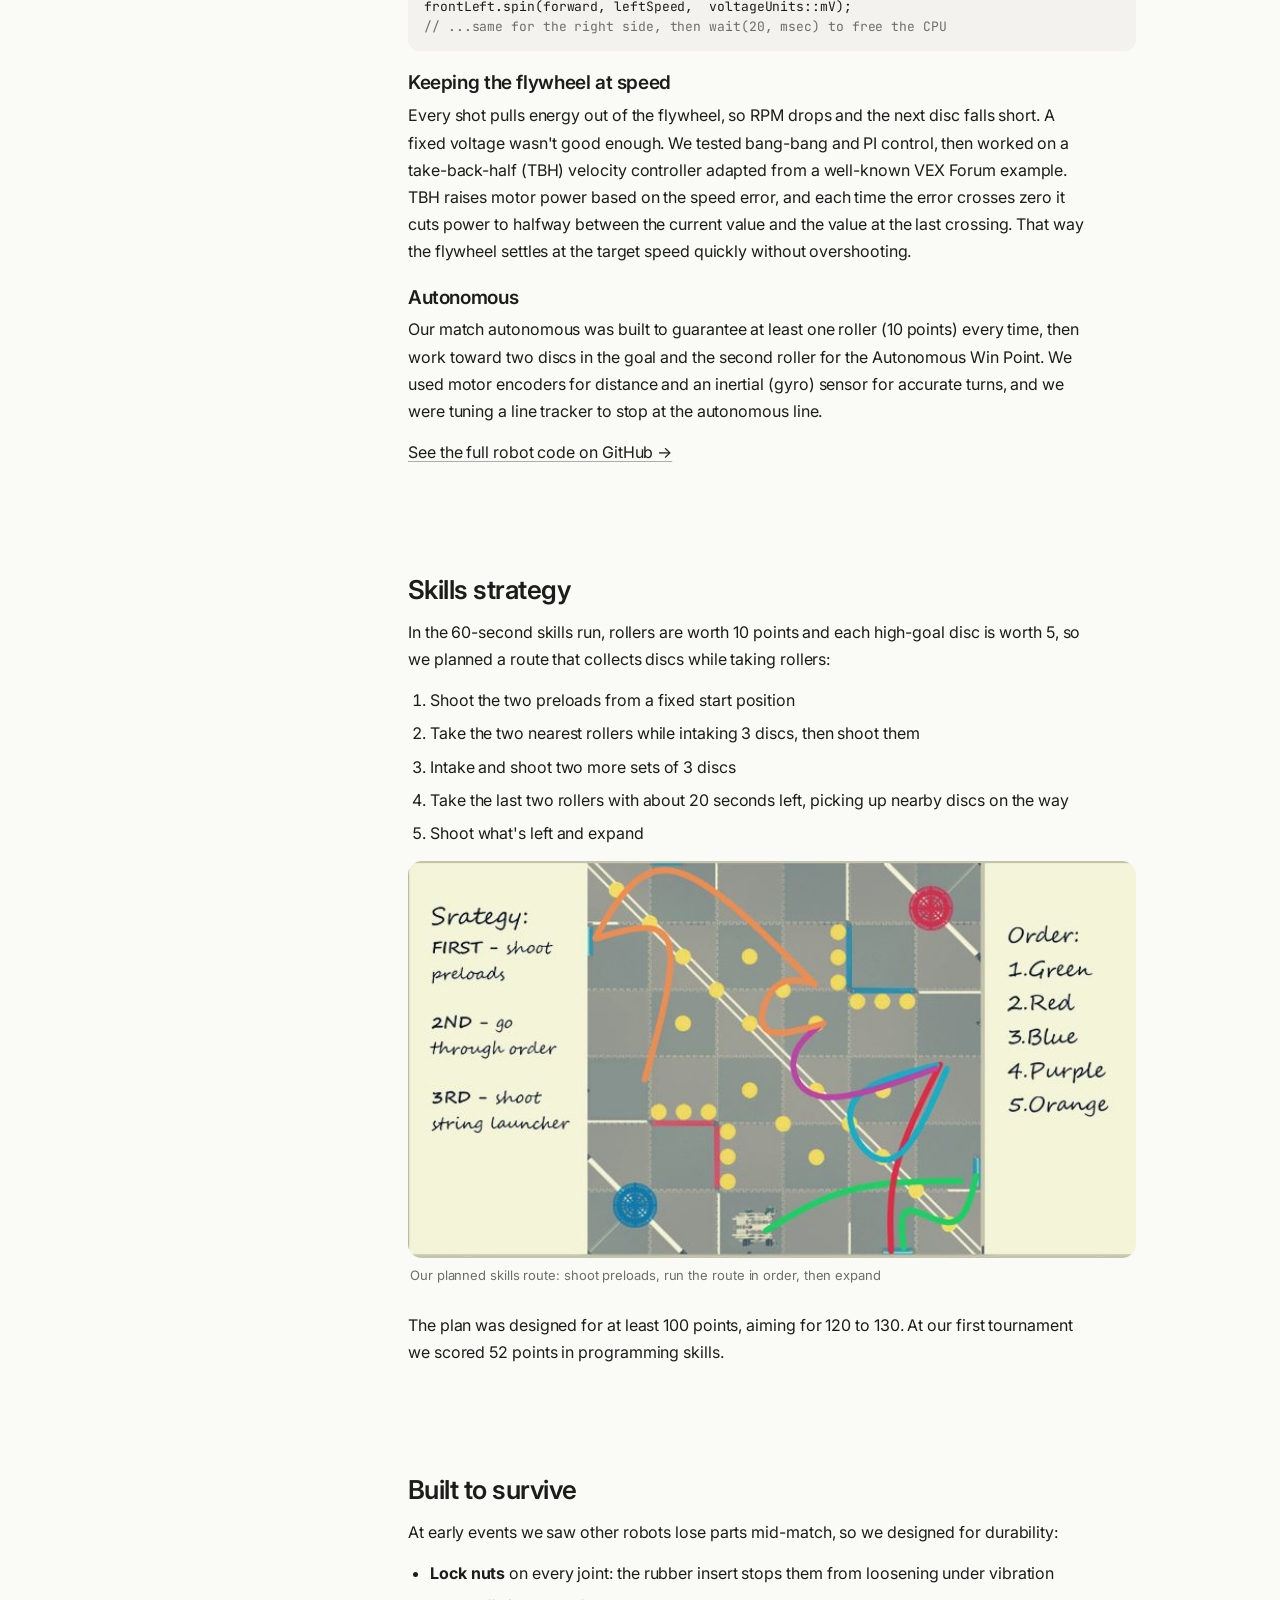
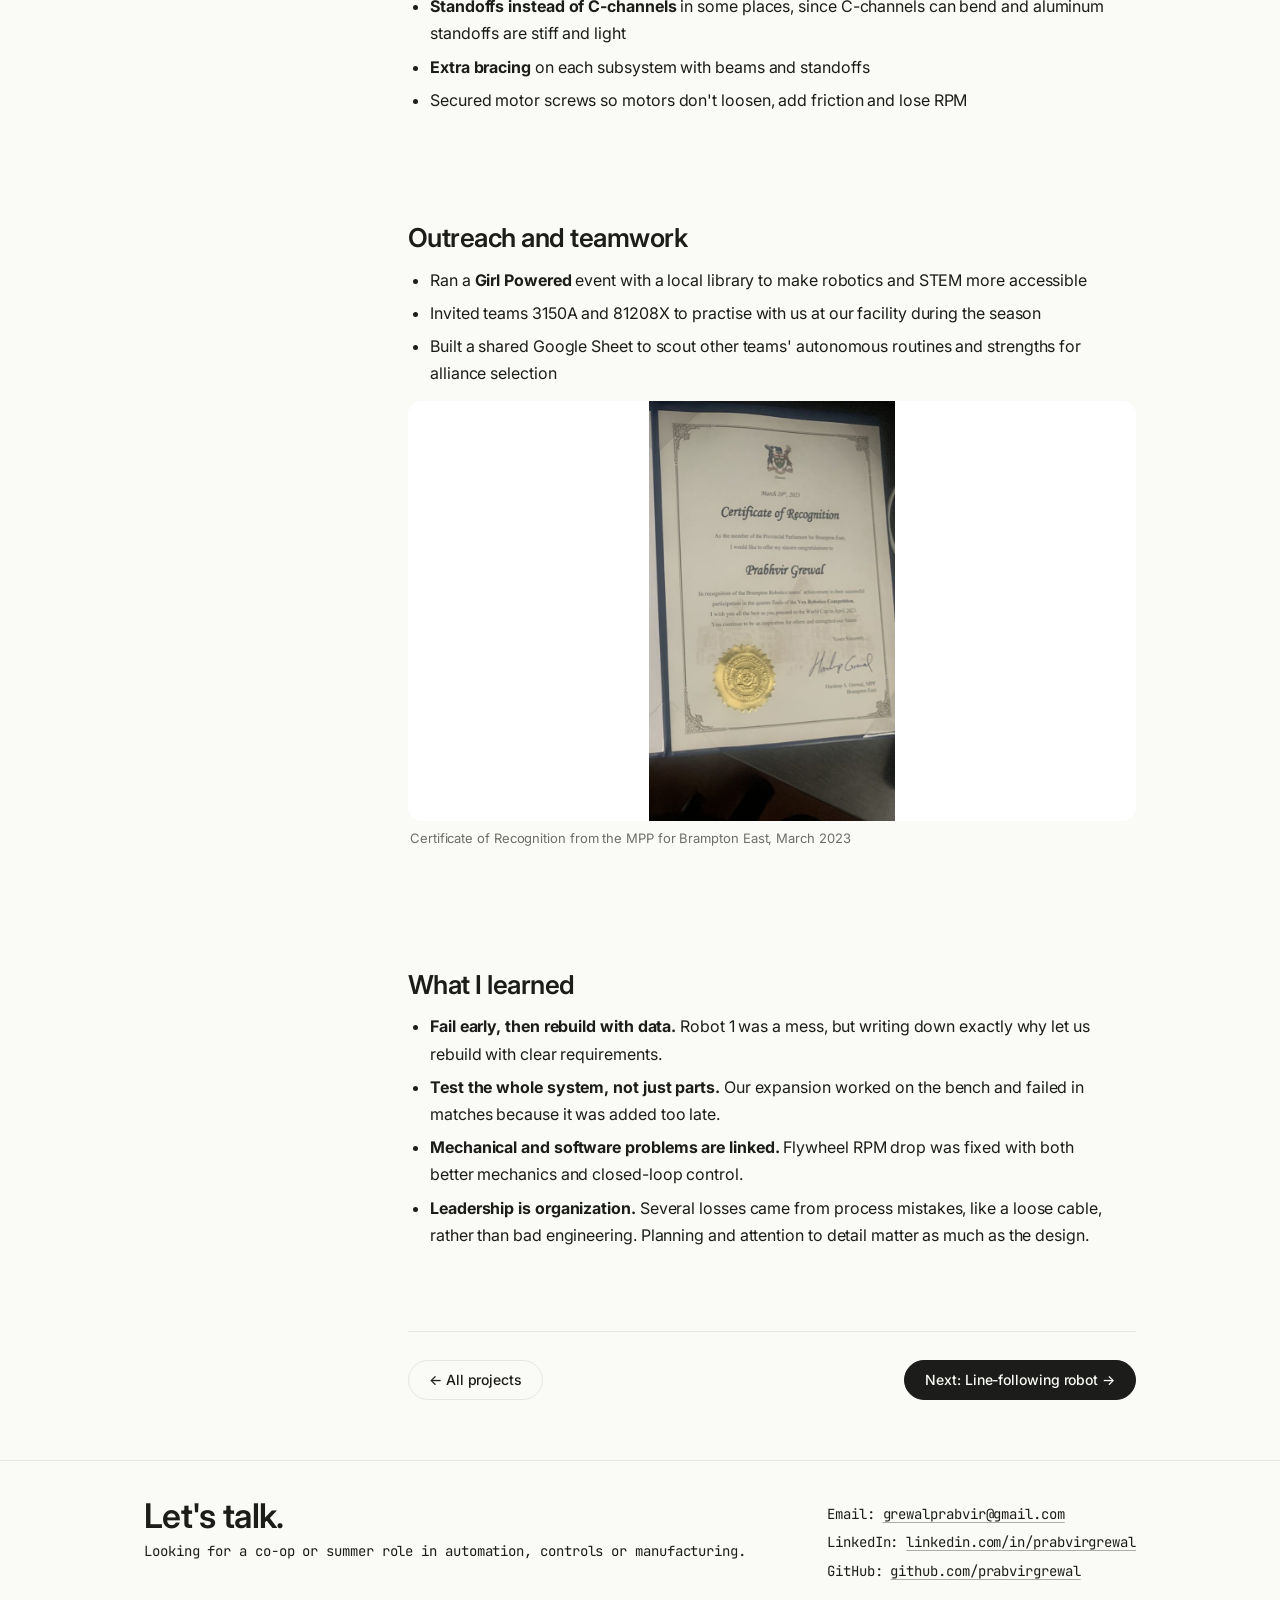
<file: projects/vex-spin-up.html>
<!DOCTYPE html>
<html lang="en">
<head>
<meta charset="utf-8">
<meta name="viewport" content="width=device-width, initial-scale=1">
<title>VEX Spin Up Robot Case Study</title>
<meta name="description" content="How Team 1104V designed, rebuilt and programmed a VEX Spin Up robot that made the 2023 VEX World Championship.">
<link rel="preconnect" href="https://fonts.googleapis.com">
<link rel="preconnect" href="https://fonts.gstatic.com" crossorigin>
<link href="https://fonts.googleapis.com/css2?family=Inter:wght@400;500;600&family=JetBrains+Mono:wght@400;500&display=swap" rel="stylesheet">
<link rel="stylesheet" href="../css/site.css?v=4">
</head>
<body>
<nav class="top" aria-label="Main">
  <div class="wrap">
    <a class="me" href="../index.html">Prabvir Grewal</a>
    <ul>
      <li><a href="../index.html#projects" aria-current="page">Projects</a></li>
      <li><a href="../index.html#awards">Awards</a></li>
      <li><a href="../index.html#experience">Experience</a></li>
      <li><a href="../index.html#contact">Contact</a></li>
    </ul>
  </div>
</nav>

<header class="cs-hero">
  <div class="wrap">
    <a class="crumb" href="../index.html#projects">← All projects</a>
    <p class="tag">Case study · VEX Robotics Competition · 2022 – 2023</p>
    <h1>From 8th at our first event to the VEX World Championship</h1>
    <p class="sub">How Team 1104V designed, scrapped, rebuilt and programmed a Spin Up robot in one season, and what each failure taught us. I was team captain, head builder and a programmer.</p>
    <dl class="specbox">
      <div><dt>Result</dt><dd>2023 VEX Worlds, Dallas · 11th in division</dd></div>
      <div><dt>Ontario skills</dt><dd>11th of 71 teams</dd></div>
      <div><dt>My role</dt><dd>Captain · head builder · programmer</dd></div>
      <div><dt>Tools</dt><dd>C++ (VEXcode, PROS) · Inventor · pneumatics</dd></div>
    </dl>
    <div class="btns">
      <a class="btn primary" href="https://github.com/prabvirgrewal/vex-spin-up-robot">View the code on GitHub</a>
    </div>
  </div>
</header>

<main class="wrap">
  <div class="cs-layout">
    <aside class="toc" aria-label="On this page">
      <p>On this page</p>
      <ol>
        <li><a href="#challenge">The challenge</a></li>
        <li><a href="#team">Team and process</a></li>
        <li><a href="#season">Season timeline</a></li>
        <li><a href="#v1">Robot 1 and why it failed</a></li>
        <li><a href="#rebuild">The rebuild</a></li>
        <li><a href="#feb18">Testing under pressure</a></li>
        <li><a href="#final">Final robot</a></li>
        <li><a href="#code">Programming</a></li>
        <li><a href="#skills">Skills strategy</a></li>
        <li><a href="#durable">Built to survive</a></li>
        <li><a href="#outreach">Outreach</a></li>
        <li><a href="#lessons">What I learned</a></li>
      </ol>
    </aside>

    <div class="cs-body">
      <section id="challenge">
        <h2>The challenge</h2>
        <p>VEX Spin Up was played on a 12 ft × 12 ft field by two alliances of two robots. Each match had a 15-second autonomous period followed by 1 minute 45 seconds of driver control.</p>
        <table class="data">
          <thead><tr><th>Scoring element</th><th>How it scores</th><th>What it meant for our design</th></tr></thead>
          <tbody>
            <tr><td>Foam discs</td><td>5 points each in the high goal</td><td>Needed a fast, accurate shooter that could fire 3 discs back to back</td></tr>
            <tr><td>Rollers</td><td>10 points each when turned to your colour</td><td>One roller is worth 2 discs, so a reliable roller mechanism was "free" points</td></tr>
            <tr><td>Expansion</td><td>Covering field tiles in the last 10 seconds</td><td>End game decides close matches, so we needed an expansion that fires every time</td></tr>
          </tbody>
        </table>
        <p>After reading the game manual, we broke the robot into three subsystems: <b>drive</b>, <b>intake</b> and <b>shooter</b>, plus rollers and expansion.</p>
      </section>

      <section id="team">
        <h2>Team and process</h2>
        <p>We were a four-person team. I was team captain, head builder and one of the programmers. We worked through the <b>SPICE</b> design process: <b>S</b>ituation, <b>P</b>roblems and possibilities, <b>I</b>nvestigation and ideas, <b>C</b>hoose and create, <b>E</b>valuate.</p>
        <p>We started our engineering notebook in June 2022, the week the game was released. We logged every two days over the summer and every three days during the school year. By the end of the season it was 141 pages long.</p>
      </section>

      <section id="season">
        <h2>Season timeline</h2>
        <ol class="steps">
          <li><span class="d">June 2022</span><b>Game release and brainstorming</b>Read the manual, set our strategy and timeline, started the notebook.</li>
          <li><span class="d">Summer – Fall 2022</span><b>Robot 1</b>Four-motor tank drive, curved flywheel shooter, flex-wheel intake.</li>
          <li><span class="d">December 18, 2022</span><b>First competition: 8th place</b>A strong result for a first-year team, but the robot was slow and clunky next to the top teams.</li>
          <li><span class="d">Dec 2022 – Jan 2023</span><b>Full rebuild</b>Faster, shorter intake, a close-range straight shooter, spread-out rollers and an expansion.</li>
          <li><span class="d">February 18, 2023</span><b>Disco competition: 4-2 and quarterfinals</b>Picked for an alliance and lost a close quarterfinal. Driver skills went from 126 to 142.</li>
          <li><span class="d">March 5, 2023</span><b>Ontario Provincial Championship</b>Qualified through the top 10 in Ontario skills, with a new six-motor drive. Finished 11th of 71 Ontario teams in skills.</li>
          <li><span class="d">April 2023</span><b>VEX Robotics World Championship, Dallas</b>Competed at the largest robotics competition in the world and placed 11th in our division.</li>
        </ol>
      </section>

      <section id="v1">
        <h2>Robot 1 and why it failed</h2>
        <p>Our first robot used a <b>four-motor tank drive with omni wheels</b>. We considered X-drive and H-drive, but sideways movement wasn't needed and an X-drive would have been hard to program in time.</p>
        <p>For the shooter we chose a <b>curved flywheel shooter</b> with a lexan guide and a piston to push discs. We ruled out a catapult because it is inaccurate if the robot gets pushed. The intake used <b>four flex wheels</b> on a high-strength shaft to lift discs into a holding compartment.</p>
        <div class="gallery">
          <figure><img src="../img/vex-build-first.jpg" alt="First robot during early build with flex-wheel intake" loading="lazy"><figcaption>Early build of robot 1</figcaption></figure>
          <figure><img src="../img/vex-build-intake.jpg" alt="Flex-wheel intake lifting a yellow disc" loading="lazy"><figcaption>Testing the flex-wheel intake</figcaption></figure>
          <figure><img src="../img/vex-first-comp.jpg" alt="Robot 1 at the first competition" loading="lazy"><figcaption>Robot 1 at our first event</figcaption></figure>
        </div>
        <h3>What went wrong</h3>
        <p>We were honest with ourselves in the notebook: the design had the right idea but poor execution.</p>
        <ul>
          <li>The drive chain kept loosening and losing spacing, so the drive wasn't smooth</li>
          <li>Extra screws and metal made the robot heavy</li>
          <li>Regular shafts would have snapped under load where we needed high-strength shafts</li>
          <li>We started subsystems and left them half finished instead of planning ahead</li>
        </ul>
        <div class="callout"><b>Fix we committed to:</b> build and test each subsystem separately, plan our time, and study proven designs before building.</div>
      </section>

      <section id="rebuild">
        <h2>The rebuild</h2>
        <p>After the December event we ran a full SPICE review and set new requirements for the robot:</p>
        <ul>
          <li>A faster intake with less travel distance to the shooter</li>
          <li>A close-range shooter that fires three discs in under 3 seconds</li>
          <li>Rollers spread farther apart so they line up easily</li>
          <li>An expansion, using a motor if pneumatics weren't available</li>
        </ul>
        <p>We based the new layout on a proven design from team 4082B and adapted parts to what we had. We modelled the drive in Autodesk Inventor before building.</p>
        <figure class="wide"><img src="../img/vex-cad-drive.jpg" alt="CAD model of the drivetrain with omni wheels" loading="lazy"><figcaption>CAD of the new drivetrain, modelled in Autodesk Inventor</figcaption></figure>
        <div class="gallery">
          <figure><img src="../img/vex-rebuild-drive.jpg" alt="New drive base with motors and rollers" loading="lazy"><figcaption>New drive base and rollers</figcaption></figure>
          <figure><img src="../img/vex-rebuild-base.jpg" alt="Rebuilt chassis with intake rollers" loading="lazy"><figcaption>Rebuilt chassis</figcaption></figure>
          <figure><img src="../img/vex-rebuild-intake.jpg" alt="Intake ramp on the rebuilt robot" loading="lazy"><figcaption>Short intake ramp</figcaption></figure>
          <figure><img src="../img/vex-rebuild-shooter.jpg" alt="Straight shooter and indexer on the rebuilt robot" loading="lazy"><figcaption>Straight shooter with indexer</figcaption></figure>
        </div>
        <h3>Design changes and why</h3>
        <div class="tablebox">
        <table class="data">
          <thead><tr><th>Subsystem</th><th>Before</th><th>After</th><th>Why</th></tr></thead>
          <tbody>
            <tr><td>Shooter</td><td>Curved, one disc at a time</td><td>Straight flywheel with a motorized indexer</td><td>Fires 3 discs back to back</td></tr>
            <tr><td>Intake</td><td>Long flex-wheel path</td><td>Short path into a 4-bar holder</td><td>Less travel time means more shots per match</td></tr>
            <tr><td>Rollers</td><td>Fast, low torque</td><td>Higher sprocket ratio</td><td>Rollers were hard to turn without more torque</td></tr>
            <tr><td>Expansion</td><td>None</td><td>Motorized, then pneumatic</td><td>Pneumatics gave more force and covered more tiles</td></tr>
            <tr><td>Drive</td><td>4-motor chain drive</td><td>6-motor drive (4 omni + 2 traction)</td><td>More pushing power and speed (added before Provincials)</td></tr>
          </tbody>
        </table>
        </div>
      </section>

      <section id="feb18">
        <h2>Testing under pressure: February 18</h2>
        <p>Our own organization hosted the February 18 Disco competition. We went 4-2 in qualifiers, were picked for an alliance, and lost a close quarterfinal.</p>
        <div class="tablebox">
        <table class="data">
          <thead><tr><th>Match</th><th class="num">Blue</th><th class="num">Red</th><th>1104V</th></tr></thead>
          <tbody>
            <tr><td>Qualifier 8</td><td class="num">75</td><td class="num">157</td><td class="win">Win</td></tr>
            <tr><td>Qualifier 15</td><td class="num">58</td><td class="num">16</td><td class="loss">Loss</td></tr>
            <tr><td>Qualifier 29</td><td class="num">39</td><td class="num">142</td><td class="loss">Loss</td></tr>
            <tr><td>Qualifier 48</td><td class="num">107</td><td class="num">71</td><td class="win">Win</td></tr>
            <tr><td>Qualifier 62</td><td class="num">107</td><td class="num">69</td><td class="win">Win</td></tr>
            <tr><td>Qualifier 73</td><td class="num">59</td><td class="num">83</td><td class="win">Win</td></tr>
            <tr><td>Round of 16</td><td class="num">101</td><td class="num">35</td><td class="win">Win</td></tr>
            <tr><td>Quarterfinal</td><td class="num">156</td><td class="num">97</td><td class="loss">Loss</td></tr>
          </tbody>
        </table>
        </div>
        <h3>Problems we found, and what we changed</h3>
        <div class="tablebox">
        <table class="data">
          <thead><tr><th>Problem</th><th>What happened</th><th>Fix</th></tr></thead>
          <tbody>
            <tr><td>Loose cable</td><td>We unplugged a motor cable for judging and forgot to reconnect it, so the shooter didn't work for a match</td><td>More attention to detail and organization between matches</td></tr>
            <tr><td>Inconsistent expansion</td><td>Added days before the event; the string had to be wrapped a complex way and sometimes didn't fire</td><td>Rebuilt as a reliable pneumatic expansion</td></tr>
            <tr><td>Code errors</td><td>The expansion sometimes didn't trigger and the flywheel lost too much RPM between shots</td><td>Closed-loop flywheel speed control</td></tr>
            <tr><td>Decision making</td><td>We expanded when we didn't need to, the string left the field, and we were disqualified</td><td>Better strategy calls with experience: we improved on when to expand and when to take rollers</td></tr>
            <tr><td>Weak drive</td><td>The 4-motor chain drive had no pushing power and was easy to push around</td><td>Switched to a 6-motor drive</td></tr>
          </tbody>
        </table>
        </div>
        <p>Even with those problems, our <b>driver skills score improved from 126 to 142</b>, and we became much better at deciding when to take rollers and when not to expand.</p>
      </section>

      <section id="final">
        <h2>Final robot</h2>
        <p>For Provincials and Worlds we rebuilt the drive with <b>six motors: four omni wheels and two traction wheels</b>, three per side. It took more practice to align shots, but it gave us far more pushing power and speed.</p>
        <div class="gallery tall">
          <figure><img src="../img/vex-worlds-1.jpg" alt="Worlds robot with flywheel shooter and chain-driven intake" loading="lazy"><figcaption>Worlds robot: flywheel and intake</figcaption></figure>
          <figure><img src="../img/vex-worlds-2.jpg" alt="Worlds robot from the side showing pneumatics" loading="lazy"><figcaption>Pneumatics and six-motor drive</figcaption></figure>
          <figure><img src="../img/vex-worlds-3.jpg" alt="Worlds robot from the rear" loading="lazy"><figcaption>Rear view</figcaption></figure>
        </div>
        <div class="gallery" style="margin-top:20px">
          <figure><img src="../img/vex-sixmotor-chain.jpg" alt="Chain and sprocket drive detail" loading="lazy"><figcaption>Chain and sprocket detail</figcaption></figure>
          <figure><img src="../img/vex-flywheel.jpg" alt="Flywheel mounted on the shooter" loading="lazy"><figcaption>Flywheel</figcaption></figure>
          <figure><img src="../img/vex-prov-1.jpg" alt="Provincials robot on the field" loading="lazy"><figcaption>Provincials robot on the field</figcaption></figure>
          <figure><img src="../img/vex-prov-2.jpg" alt="Provincials robot with team plate 1104V" loading="lazy"><figcaption>Team 1104V</figcaption></figure>
        </div>
      </section>

      <section id="code">
        <h2>Programming</h2>
        <p>We programmed in C++, first in VEXcode and later in PROS. Most of the team was new to C++, so we learned it together with help from our mentors.</p>
        <h3>Driver control: arcade drive</h3>
        <p>We tried tank and arcade controls and chose arcade. The left stick's forward and turn values are mixed into a voltage for each side of the six-motor drive:</p>
<pre class="code"><span class="c">// joystick % (-100..100) x 120 = millivolts (-12000..12000)</span>
leftSpeed  = (Controller.Axis3.position(percent) + Controller.Axis4.position(percent)) * 120;
rightSpeed = (Controller.Axis3.position(percent) - Controller.Axis4.position(percent)) * 120;

backLeft.spin(forward,  leftSpeed,  voltageUnits::mV);
middleLeft.spin(forward, leftSpeed, voltageUnits::mV);
frontLeft.spin(forward, leftSpeed,  voltageUnits::mV);
<span class="c">// ...same for the right side, then wait(20, msec) to free the CPU</span></pre>
        <h3>Keeping the flywheel at speed</h3>
        <p>Every shot pulls energy out of the flywheel, so RPM drops and the next disc falls short. A fixed voltage wasn't good enough. We tested bang-bang and PI control, then worked on a take-back-half (TBH) velocity controller adapted from a well-known VEX Forum example. TBH raises motor power based on the speed error, and each time the error crosses zero it cuts power to halfway between the current value and the value at the last crossing. That way the flywheel settles at the target speed quickly without overshooting.</p>
        <h3>Autonomous</h3>
        <p>Our match autonomous was built to guarantee at least one roller (10 points) every time, then work toward two discs in the goal and the second roller for the Autonomous Win Point. We used motor encoders for distance and an inertial (gyro) sensor for accurate turns, and we were tuning a line tracker to stop at the autonomous line.</p>
        <p><a href="https://github.com/prabvirgrewal/vex-spin-up-robot">See the full robot code on GitHub →</a></p>
      </section>

      <section id="skills">
        <h2>Skills strategy</h2>
        <p>In the 60-second skills run, rollers are worth 10 points and each high-goal disc is worth 5, so we planned a route that collects discs while taking rollers:</p>
        <ol>
          <li>Shoot the two preloads from a fixed start position</li>
          <li>Take the two nearest rollers while intaking 3 discs, then shoot them</li>
          <li>Intake and shoot two more sets of 3 discs</li>
          <li>Take the last two rollers with about 20 seconds left, picking up nearby discs on the way</li>
          <li>Shoot what's left and expand</li>
        </ol>
        <figure class="wide"><img src="../img/vex-skills-route.jpg" alt="Hand-drawn skills route on the field map in five colours" loading="lazy"><figcaption>Our planned skills route: shoot preloads, run the route in order, then expand</figcaption></figure>
        <p>The plan was designed for at least 100 points, aiming for 120 to 130. At our first tournament we scored 52 points in programming skills.</p>
      </section>

      <section id="durable">
        <h2>Built to survive</h2>
        <p>At early events we saw other robots lose parts mid-match, so we designed for durability:</p>
        <ul>
          <li><b>Lock nuts</b> on every joint: the rubber insert stops them from loosening under vibration</li>
          <li><b>Standoffs instead of C-channels</b> in some places, since C-channels can bend and aluminum standoffs are stiff and light</li>
          <li><b>Extra bracing</b> on each subsystem with beams and standoffs</li>
          <li>Secured motor screws so motors don't loosen, add friction and lose RPM</li>
        </ul>
      </section>

      <section id="outreach">
        <h2>Outreach and teamwork</h2>
        <ul>
          <li>Ran a <b>Girl Powered</b> event with a local library to make robotics and STEM more accessible</li>
          <li>Invited teams 3150A and 81208X to practise with us at our facility during the season</li>
          <li>Built a shared Google Sheet to scout other teams' autonomous routines and strengths for alliance selection</li>
        </ul>
        <figure class="wide"><img src="../img/certificate.jpg" alt="Certificate of Recognition from the MPP for Brampton East" loading="lazy" style="max-height:420px"><figcaption>Certificate of Recognition from the MPP for Brampton East, March 2023</figcaption></figure>
      </section>

      <section id="lessons">
        <h2>What I learned</h2>
        <ul>
          <li><b>Fail early, then rebuild with data.</b> Robot 1 was a mess, but writing down exactly why let us rebuild with clear requirements.</li>
          <li><b>Test the whole system, not just parts.</b> Our expansion worked on the bench and failed in matches because it was added too late.</li>
          <li><b>Mechanical and software problems are linked.</b> Flywheel RPM drop was fixed with both better mechanics and closed-loop control.</li>
          <li><b>Leadership is organization.</b> Several losses came from process mistakes, like a loose cable, rather than bad engineering. Planning and attention to detail matter as much as the design.</li>
        </ul>
      </section>

      <div class="next-proj">
        <a class="btn" href="../index.html#projects">← All projects</a>
        <a class="btn primary" href="line-follower.html">Next: Line-following robot →</a>
      </div>
    </div>
  </div>
</main>

<footer id="contact">
  <div class="wrap">
    <div><h2>Let's talk.</h2><p>Looking for a co-op or summer role in automation, controls or manufacturing.</p></div>
    <div>
      <p>Email: <a href="mailto:grewalprabvir@gmail.com">grewalprabvir@gmail.com</a></p>
      <p>LinkedIn: <a href="https://www.linkedin.com/in/prabvirgrewal">linkedin.com/in/prabvirgrewal</a></p>
      <p>GitHub: <a href="https://github.com/prabvirgrewal">github.com/prabvirgrewal</a></p>
    </div>
  </div>
</footer>
</body>
</html>
</file>
<file: css/site.css>
/* Layout idea: an engineering drawing sheet. Projects read like spec sheets and case-study reports. */
:root{
  --paper:#F3F4F1; --panel:#FFFFFF; --ink:#16212B; --muted:#5A6670; --rule:#D3D8D5; --accent:#D9541A; --accent-ink:#FFFFFF; --good:#2F7D4F; --code:#F7F8F6; --grid:rgba(22,33,43,.045);
  --display:"Barlow Semi Condensed","Arial Narrow",Arial,sans-serif;
  --body:"IBM Plex Sans",system-ui,-apple-system,"Segoe UI",sans-serif;
  --mono:"IBM Plex Mono",ui-monospace,Menlo,Consolas,monospace;
  color-scheme:light;
}
@media (prefers-color-scheme:dark){
  :root:not([data-theme="light"]){--paper:#11171D;--panel:#18212A;--ink:#E7ECEF;--muted:#9AA7B1;--rule:#2B3742;--accent:#F06A2C;--accent-ink:#11171D;--good:#5CC08A;--code:#0E1419;--grid:rgba(231,236,239,.04);color-scheme:dark}
}
:root[data-theme="dark"]{--paper:#11171D;--panel:#18212A;--ink:#E7ECEF;--muted:#9AA7B1;--rule:#2B3742;--accent:#F06A2C;--accent-ink:#11171D;--good:#5CC08A;--code:#0E1419;--grid:rgba(231,236,239,.04);color-scheme:dark}

*{box-sizing:border-box}
html{scroll-behavior:smooth}
@media (prefers-reduced-motion:reduce){html{scroll-behavior:auto}}
body{margin:0;background:var(--paper);color:var(--ink);font:16px/1.65 var(--body);
  background-image:linear-gradient(var(--grid) 1px,transparent 1px),linear-gradient(90deg,var(--grid) 1px,transparent 1px);background-size:24px 24px}
a{color:inherit;text-decoration-color:var(--accent);text-underline-offset:3px}
a:focus-visible,button:focus-visible{outline:2px solid var(--accent);outline-offset:3px}
img,video{max-width:100%;display:block}
.wrap{max-width:1100px;margin:0 auto;padding:0 20px}
h1,h2,h3,h4{font-family:var(--display);line-height:1.1;text-wrap:balance;margin:0}
p{margin:0 0 14px}
.tag{font:500 12px/1.3 var(--mono);letter-spacing:.06em;text-transform:uppercase;color:var(--muted)}
code{font:13.5px var(--mono);background:var(--code);border:1px solid var(--rule);padding:1px 5px}

/* nav */
nav.top{position:sticky;top:0;z-index:5;background:color-mix(in srgb,var(--paper) 92%,transparent);backdrop-filter:blur(6px);border-bottom:1px solid var(--rule)}
nav.top .wrap{display:flex;gap:20px;align-items:center;justify-content:space-between;height:56px}
nav.top .me{font:600 20px/1 var(--display);letter-spacing:.02em;text-decoration:none}
nav.top ul{display:flex;gap:18px;list-style:none;margin:0;padding:0;font:500 13px/1 var(--mono);text-transform:uppercase;letter-spacing:.05em}
nav.top ul a{text-decoration:none;color:var(--muted)} nav.top ul a:hover,nav.top ul a[aria-current]{color:var(--ink)}
@media (max-width:720px){nav.top ul{display:none}}

/* buttons */
.btns{display:flex;flex-wrap:wrap;gap:10px}
.btn{display:inline-flex;align-items:center;gap:8px;padding:11px 16px;border:1.5px solid var(--ink);font:500 14px/1 var(--mono);text-decoration:none;background:var(--panel);color:var(--ink)}
.btn.primary{background:var(--accent);border-color:var(--accent);color:var(--accent-ink)}
.btn:hover{transform:translateY(-1px)}

/* hero */
header.hero{padding:64px 0 40px}
.hero-grid{display:grid;grid-template-columns:1.5fr 1fr;gap:40px;align-items:end}
.hero h1{font-size:clamp(44px,7vw,80px);font-weight:700;letter-spacing:-.01em}
.hero h1 span{color:var(--accent)}
.hero p.lede{font-size:19px;max-width:34em;margin:18px 0 26px}
.titleblock{border:1.5px solid var(--ink);background:var(--panel);font:13px/1.4 var(--mono);margin:0}
.titleblock div{display:grid;grid-template-columns:110px 1fr;border-bottom:1px solid var(--rule)}
.titleblock div:last-child{border-bottom:0}
.titleblock dt,.titleblock dd{margin:0;padding:9px 12px}
.titleblock dt{color:var(--muted);border-right:1px solid var(--rule);text-transform:uppercase;font-size:11px;letter-spacing:.06em;align-self:center}
@media (max-width:820px){.hero-grid{grid-template-columns:1fr}}

/* stat band */
.band{border-top:1.5px solid var(--ink);border-bottom:1.5px solid var(--ink);background:var(--panel)}
.band .wrap{display:grid;grid-template-columns:repeat(5,1fr)}
.band .cell{padding:20px 16px;border-right:1px solid var(--rule)}
.band .cell:last-child{border-right:0}
.stat{font:700 36px/1 var(--display);color:var(--accent);font-variant-numeric:tabular-nums}
.band small,.stats small{display:block;font-size:13px;color:var(--muted);line-height:1.35;margin-top:6px}
@media (max-width:820px){.band .wrap{grid-template-columns:1fr 1fr}.band .cell{border-bottom:1px solid var(--rule)}}

/* sections */
section{padding:52px 0;border-top:1px solid var(--rule)}
section.first{border-top:0}
.sec-head{display:flex;align-items:baseline;gap:14px;margin-bottom:24px}
.sec-head h2{font-size:38px;font-weight:700}
.sec-head .tag{color:var(--accent)}
.lead-p{font-size:18px;max-width:62ch}

/* about */
.about{display:grid;grid-template-columns:1.4fr 1fr;gap:36px}
.about p{max-width:62ch}
.about ul{margin:0;padding:0;list-style:none}
.about li{padding:10px 0;border-bottom:1px solid var(--rule)}
.about li b{font-family:var(--display);font-size:19px;display:block}
@media (max-width:820px){.about{grid-template-columns:1fr}}

/* project cards */
.cards{display:grid;grid-template-columns:repeat(2,1fr);gap:22px}
@media (max-width:820px){.cards{grid-template-columns:1fr}}
.pcard{background:var(--panel);border:1.5px solid var(--ink);display:flex;flex-direction:column}
.pcard img{width:100%;height:260px;object-fit:cover;border-bottom:1.5px solid var(--ink)}
.pcard .body{padding:18px 20px;display:flex;flex-direction:column;gap:10px;flex:1}
.pcard h3{font-size:27px;font-weight:600}
.pcard p{margin:0}
.pcard .more{margin-top:auto;font:500 14px var(--mono);color:var(--accent);text-decoration:none}
.pcard .more:hover{text-decoration:underline}
.chips{display:flex;flex-wrap:wrap;gap:6px}
.chips span{font:12px/1 var(--mono);padding:5px 7px;background:var(--paper);border:1px solid var(--rule)}
.pill{display:inline-block;padding:4px 8px;border:1px solid currentColor;font:500 11px/1 var(--mono);text-transform:uppercase;letter-spacing:.06em;margin-left:6px;vertical-align:3px}
.pill.done{color:var(--good)} .pill.wip{color:var(--accent)}

/* small cards */
.grid3{display:grid;grid-template-columns:repeat(3,1fr);gap:20px}
.grid2{display:grid;grid-template-columns:repeat(2,1fr);gap:20px}
@media (max-width:820px){.grid3,.grid2{grid-template-columns:1fr}}
.card{background:var(--panel);border:1px solid var(--rule);padding:20px}
.card h3{font-size:23px;font-weight:600;margin-bottom:6px}
.card p:last-child{margin-bottom:0}
.card.next{border:1.5px dashed var(--accent)}

/* media tiles */
.gallery{display:grid;grid-template-columns:repeat(auto-fit,minmax(200px,1fr));gap:1px;background:var(--rule);border:1.5px solid var(--ink)}
.gallery figure{margin:0;background:var(--panel);display:flex;flex-direction:column}
.gallery img,.gallery video{width:100%;height:240px;object-fit:cover}
.gallery figcaption{font:12px/1.4 var(--mono);color:var(--muted);padding:8px 10px}
.gallery.tall img,.gallery.tall video{height:340px}
figure.wide{margin:0 0 18px;border:1.5px solid var(--ink);background:var(--panel)}
figure.wide img{width:100%;max-height:520px;object-fit:contain;background:var(--panel)}
figure.wide figcaption{font:12px/1.4 var(--mono);color:var(--muted);padding:8px 12px;border-top:1px solid var(--rule)}

/* skills */
.skills{display:grid;grid-template-columns:repeat(5,1fr);gap:20px}
@media (max-width:820px){.skills{grid-template-columns:1fr 1fr}}
.skills h3{font:500 12px/1 var(--mono);text-transform:uppercase;letter-spacing:.06em;color:var(--muted);margin-bottom:10px}
.skills ul{list-style:none;margin:0;padding:0}
.skills li{padding:6px 0;border-bottom:1px solid var(--rule)}

/* timeline */
.tl{list-style:none;margin:0;padding:0}
.tl li{display:grid;grid-template-columns:180px 1fr;gap:20px;padding:16px 0;border-bottom:1px solid var(--rule)}
.tl .when{font:13px/1.5 var(--mono);color:var(--muted)}
.tl h3{font-size:22px;font-weight:600}
.tl p{margin:4px 0 0;max-width:64ch}
@media (max-width:640px){.tl li{grid-template-columns:1fr;gap:4px}}

/* case study */
.cs-hero{padding:48px 0 28px}
.cs-hero h1{font-size:clamp(40px,6vw,66px);font-weight:700}
.cs-hero .sub{font-size:19px;max-width:44em;margin:14px 0 22px}
.crumb{font:500 13px var(--mono);text-transform:uppercase;letter-spacing:.05em;margin-bottom:16px;display:inline-block;text-decoration:none;color:var(--muted)}
.crumb:hover{color:var(--ink)}
.cs-layout{display:grid;grid-template-columns:220px 1fr;gap:44px;align-items:start}
.toc{position:sticky;top:80px;font:13px/1.5 var(--mono)}
.toc p{color:var(--muted);text-transform:uppercase;letter-spacing:.06em;font-size:11px;margin-bottom:8px}
.toc ol{margin:0;padding-left:20px}
.toc li{margin-bottom:6px}
.toc a{text-decoration:none;color:var(--muted)} .toc a:hover{color:var(--ink)}
@media (max-width:900px){.cs-layout{grid-template-columns:1fr}.toc{position:static;border:1px solid var(--rule);padding:14px;background:var(--panel)}}
.cs-body section{padding:36px 0;border-top:1px solid var(--rule)}
.cs-body section:first-child{border-top:0;padding-top:0}
.cs-body h2{font-size:32px;font-weight:700;margin-bottom:14px}
.cs-body h3{font-size:22px;font-weight:600;margin:22px 0 8px}
.cs-body p,.cs-body li{max-width:68ch}
.cs-body ul,.cs-body ol{padding-left:22px;margin:0 0 14px}
.cs-body li{margin-bottom:6px}
.specbox{display:grid;grid-template-columns:repeat(4,1fr);border:1.5px solid var(--ink);background:var(--panel);margin-bottom:22px}
.specbox div{padding:14px 16px;border-right:1px solid var(--rule)}
.specbox div:last-child{border-right:0}
.specbox dt{font:500 11px/1 var(--mono);text-transform:uppercase;letter-spacing:.06em;color:var(--muted);margin-bottom:6px}
.specbox dd{margin:0;font-size:15px}
@media (max-width:820px){.specbox{grid-template-columns:1fr 1fr}.specbox div{border-bottom:1px solid var(--rule)}}

table.data{width:100%;border-collapse:collapse;font-size:14.5px;margin:6px 0 18px;background:var(--panel);border:1px solid var(--rule)}
table.data th,table.data td{text-align:left;padding:9px 12px;border-bottom:1px solid var(--rule);vertical-align:top}
table.data th{font:500 11px/1.2 var(--mono);text-transform:uppercase;letter-spacing:.05em;color:var(--muted);background:var(--paper)}
table.data td.num{font-variant-numeric:tabular-nums;text-align:right}
.tablebox{overflow-x:auto}
.win{color:var(--good);font-weight:600} .loss{color:var(--accent);font-weight:600}

.steps{list-style:none;padding:0;margin:0 0 18px;border-left:2px solid var(--accent)}
.steps li{position:relative;padding:0 0 18px 22px;max-width:none}
.steps li::before{content:"";position:absolute;left:-7px;top:6px;width:12px;height:12px;background:var(--panel);border:2px solid var(--accent)}
.steps .d{font:500 12px/1.4 var(--mono);color:var(--muted);text-transform:uppercase;letter-spacing:.05em}
.steps b{font-family:var(--display);font-size:20px;font-weight:600;display:block}

pre.code{background:var(--code);border:1px solid var(--rule);border-left:3px solid var(--accent);padding:14px 16px;overflow-x:auto;font:13px/1.55 var(--mono);margin:6px 0 18px}
pre.code .c{color:var(--muted)}
.callout{border:1px solid var(--rule);border-left:3px solid var(--accent);background:var(--panel);padding:14px 16px;margin:6px 0 18px}
.callout b{font-family:var(--display);font-size:18px}
.flow{display:flex;flex-wrap:wrap;align-items:center;gap:10px;margin:8px 0 18px}
.flow .node{border:1.5px solid var(--ink);background:var(--panel);padding:10px 14px;font:500 14px var(--mono)}
.flow .arrow{font:18px var(--mono);color:var(--accent)}
.next-proj{display:flex;justify-content:space-between;gap:16px;flex-wrap:wrap;padding:28px 0 60px;border-top:1.5px solid var(--ink);margin-top:20px}

footer{border-top:1.5px solid var(--ink);padding:36px 0 60px}
footer .wrap{display:flex;flex-wrap:wrap;justify-content:space-between;gap:20px}
footer h2{font-size:34px}
footer p{margin:6px 0 0;font:14px/1.6 var(--mono)}

/* mobile overflow guards */
.cards,.cs-layout,.grid2,.grid3,.about,.hero-grid{min-width:0}
.cards>*,.cs-layout>*,.grid2>*,.grid3>*,.about>*,.hero-grid>*{min-width:0}
@media (max-width:820px){.cards{grid-template-columns:minmax(0,1fr)}}
@media (max-width:900px){.cs-layout{grid-template-columns:minmax(0,1fr)}}
pre.code{max-width:100%;overflow-x:auto}
@media (max-width:720px){.cs-body table{display:block;overflow-x:auto;max-width:100%}}
img,video{max-width:100%}

/* ===== v3 home additions ===== */
.skip{position:absolute;left:-999px}.skip:focus{left:12px;top:12px;z-index:50;background:var(--panel);padding:8px 12px;border:1.5px solid var(--ink)}
#progress{position:fixed;top:0;left:0;height:3px;width:0;background:var(--accent);z-index:20}
nav.top .right{display:flex;align-items:center;gap:14px}
.iconbtn{border:1.5px solid var(--rule);background:var(--panel);color:var(--ink);width:36px;height:36px;display:grid;place-items:center;cursor:pointer;font:16px/1 var(--mono)}
.iconbtn:hover{border-color:var(--ink)}
.hire{padding:9px 14px;background:var(--accent);color:var(--accent-ink);font:500 13px/1 var(--mono);text-decoration:none;text-transform:uppercase;letter-spacing:.05em}
.menu{display:none}
@media (max-width:980px){nav.top ul{display:none}.menu{display:grid}}
.mobile-menu{display:none;border-top:1px solid var(--rule);background:var(--panel)}
.mobile-menu.open{display:block}
.mobile-menu a{display:block;padding:12px 20px;border-bottom:1px solid var(--rule);font:500 14px var(--mono);text-transform:uppercase;text-decoration:none}
.status{display:inline-flex;align-items:center;gap:8px;padding:6px 12px;border:1.5px solid var(--good);color:var(--good);font:500 12px/1 var(--mono);text-transform:uppercase;letter-spacing:.05em;margin-bottom:18px;background:var(--panel)}
.dot{width:8px;height:8px;border-radius:50%;background:var(--good);box-shadow:0 0 0 0 var(--good);animation:pulse 2s infinite}
@keyframes pulse{0%{box-shadow:0 0 0 0 color-mix(in srgb,var(--good) 60%,transparent)}70%{box-shadow:0 0 0 8px transparent}100%{box-shadow:0 0 0 0 transparent}}
@media (prefers-reduced-motion:reduce){.dot{animation:none}}

/* why hire */
.why{display:grid;grid-template-columns:repeat(3,minmax(0,1fr));gap:20px}
.why .card{position:relative;padding-top:26px}
.why .num{font:700 54px/1 var(--display);color:var(--accent);display:block;margin-bottom:8px}
.why h3{font-size:24px;margin-bottom:8px}
.why .proof{font:12px/1.5 var(--mono);color:var(--muted);border-top:1px dashed var(--rule);padding-top:10px;margin-top:12px}
@media (max-width:820px){.why{grid-template-columns:minmax(0,1fr)}}

/* PID demo */
.pid{display:grid;grid-template-columns:minmax(0,1.6fr) minmax(0,1fr);border:1.5px solid var(--ink);background:var(--panel)}
.pid .plot{border-right:1px solid var(--rule);padding:16px;min-width:0}
.pid canvas{width:100%;height:320px;display:block}
.pid .legend{display:flex;gap:16px;flex-wrap:wrap;font:12px var(--mono);color:var(--muted);margin-top:8px}
.pid .legend i{display:inline-block;width:18px;height:3px;vertical-align:middle;margin-right:6px}
.pid .ctrl{padding:18px;display:flex;flex-direction:column;gap:14px}
.pid label{display:flex;justify-content:space-between;font:500 13px var(--mono)}
.pid label output{color:var(--accent)}
.pid input[type=range]{width:100%;accent-color:var(--accent)}
.pid .presets{display:flex;flex-wrap:wrap;gap:8px}
.chipbtn{border:1.5px solid var(--rule);background:var(--paper);color:var(--ink);padding:7px 10px;font:500 12px/1 var(--mono);cursor:pointer}
.chipbtn:hover{border-color:var(--ink)}
.chipbtn[aria-pressed="true"]{background:var(--ink);color:var(--paper);border-color:var(--ink)}
.metrics{display:grid;grid-template-columns:1fr 1fr;border-top:1px solid var(--rule);border-left:1px solid var(--rule)}
.metrics div{border-right:1px solid var(--rule);border-bottom:1px solid var(--rule);padding:8px 10px}
.metrics small{display:block;font:11px var(--mono);text-transform:uppercase;letter-spacing:.05em;color:var(--muted)}
.metrics b{font:600 20px var(--display)}
.metrics b.bad{color:var(--accent)} .metrics b.ok{color:var(--good)}
.pid .verdict{font-size:14px;margin:0;min-height:44px}
@media (max-width:860px){.pid{grid-template-columns:minmax(0,1fr)}.pid .plot{border-right:0;border-bottom:1px solid var(--rule)}.pid canvas{height:240px}}

/* tabs */
.tabs [role=tablist]{display:flex;flex-wrap:wrap;gap:0;border-bottom:1.5px solid var(--ink)}
.tabs [role=tab]{appearance:none;border:1.5px solid transparent;border-bottom:0;background:none;color:var(--muted);padding:12px 18px;font:500 13px/1 var(--mono);text-transform:uppercase;letter-spacing:.06em;cursor:pointer;margin-bottom:-1.5px}
.tabs [role=tab][aria-selected=true]{color:var(--ink);background:var(--panel);border-color:var(--ink);border-bottom:1.5px solid var(--panel)}
.tabs [role=tab]:hover{color:var(--ink)}
.tabs [role=tabpanel]{background:var(--panel);border:1.5px solid var(--ink);border-top:0;padding:26px}
.tabs [role=tabpanel][hidden]{display:none}
.tabs .tab-n{color:var(--accent);margin-right:6px}
@media (max-width:640px){.tabs [role=tab]{padding:10px 12px;font-size:12px}.tabs [role=tabpanel]{padding:18px}}

.now{display:grid;grid-template-columns:repeat(2,minmax(0,1fr));gap:16px}
.now .item{border:1px solid var(--rule);padding:16px;background:var(--paper)}
.now .item h4{font-size:21px;margin:6px 0}
.now .item p{font-size:15px;margin:0}
.meter{height:6px;background:var(--rule);margin-top:12px;position:relative}
.meter span{position:absolute;inset:0 auto 0 0;background:var(--accent)}
.meter.live span{background:var(--good)}
.steplabel{display:flex;justify-content:space-between;font:11px var(--mono);color:var(--muted);margin-top:5px;text-transform:uppercase;letter-spacing:.04em}
@media (max-width:720px){.now{grid-template-columns:minmax(0,1fr)}}

.learn{list-style:none;margin:0;padding:0;display:grid;gap:0}
.learn li{display:grid;grid-template-columns:180px minmax(0,1fr) 120px;gap:18px;padding:14px 0;border-bottom:1px solid var(--rule);align-items:start}
.learn li:last-child{border-bottom:0}
.learn b{font:600 19px/1.2 var(--display)}
.learn p{margin:0;font-size:15px}
.learn .lvl{font:11px var(--mono);text-transform:uppercase;letter-spacing:.05em;color:var(--muted);text-align:right}
@media (max-width:720px){.learn li{grid-template-columns:minmax(0,1fr)}.learn .lvl{text-align:left}}

.lessons{display:grid;grid-template-columns:repeat(2,minmax(0,1fr));gap:16px}
.lesson{border-left:3px solid var(--accent);padding:4px 0 4px 16px}
.lesson .tag{margin-bottom:4px}
.lesson q{display:block;font:600 21px/1.25 var(--display);quotes:none;margin-bottom:6px}
.lesson p{font-size:15px;margin:0;color:var(--muted)}
@media (max-width:720px){.lessons{grid-template-columns:minmax(0,1fr)}}

.process{display:grid;grid-template-columns:repeat(5,minmax(0,1fr));gap:0;counter-reset:p}
.process div{border:1px solid var(--rule);margin-left:-1px;padding:16px;background:var(--paper);position:relative}
.process div::before{counter-increment:p;content:"0" counter(p);font:500 12px var(--mono);color:var(--accent);display:block;margin-bottom:8px}
.process h4{font-size:20px;margin-bottom:6px}
.process p{font-size:14px;margin:0}
@media (max-width:860px){.process{grid-template-columns:minmax(0,1fr)}.process div{margin-left:0;margin-top:-1px}}

/* filter */
.filters{display:flex;flex-wrap:wrap;gap:8px;margin:0 0 20px}
.pcard[hidden]{display:none}

/* contact */
.contact{background:var(--ink);color:var(--paper);padding:80px 0;border-top:0}
.contact .tag{color:color-mix(in srgb,var(--paper) 65%,transparent)}
.contact h2{font-size:clamp(40px,6vw,72px);line-height:.95;margin-bottom:14px}
.contact h2 span{color:var(--accent)}
.contact .grid{display:grid;grid-template-columns:minmax(0,1fr) minmax(0,1.1fr);gap:40px;margin-top:28px}
.contact .lead{font-size:18px;max-width:46ch;color:color-mix(in srgb,var(--paper) 85%,transparent)}
.cbox{border:1.5px solid color-mix(in srgb,var(--paper) 30%,transparent);padding:18px;margin-top:18px}
.cbox dl{margin:0;display:grid;grid-template-columns:auto 1fr;gap:8px 16px;font:14px/1.4 var(--mono)}
.cbox dt{color:color-mix(in srgb,var(--paper) 60%,transparent);text-transform:uppercase;font-size:11px;letter-spacing:.06em;padding-top:2px}
.quick{display:grid;grid-template-columns:1fr 1fr;gap:10px;margin-top:18px}
.quick a,.quick button{display:flex;align-items:center;justify-content:space-between;gap:10px;padding:14px;border:1.5px solid color-mix(in srgb,var(--paper) 30%,transparent);background:transparent;color:var(--paper);font:500 13px var(--mono);text-decoration:none;cursor:pointer;text-align:left}
.quick a:hover,.quick button:hover{border-color:var(--accent);color:var(--accent)}
.quick .wide{grid-column:1/-1;background:var(--accent);border-color:var(--accent);color:var(--accent-ink)}
.quick .wide:hover{color:var(--accent-ink);filter:brightness(1.08)}
form.msg{background:var(--panel);color:var(--ink);padding:24px;border:1.5px solid var(--paper)}
form.msg h3{font-size:26px;margin-bottom:4px}
form.msg .row{display:grid;grid-template-columns:1fr 1fr;gap:12px}
form.msg label{display:block;font:500 12px var(--mono);text-transform:uppercase;letter-spacing:.05em;color:var(--muted);margin:14px 0 6px}
form.msg input,form.msg textarea{width:100%;padding:11px 12px;border:1.5px solid var(--rule);background:var(--paper);color:var(--ink);font:15px var(--body)}
form.msg input:focus,form.msg textarea:focus{outline:none;border-color:var(--accent)}
form.msg textarea{min-height:120px;resize:vertical}
form.msg .reasons{display:flex;flex-wrap:wrap;gap:8px}
form.msg .note{font:12px var(--mono);color:var(--muted);margin:10px 0 0}
form.msg button[type=submit]{margin-top:16px;width:100%;justify-content:center;cursor:pointer}
@media (max-width:860px){.contact .grid{grid-template-columns:minmax(0,1fr)}form.msg .row{grid-template-columns:minmax(0,1fr)}}
.toast{position:fixed;bottom:24px;left:50%;transform:translateX(-50%) translateY(20px);background:var(--ink);color:var(--paper);border:1.5px solid var(--accent);padding:12px 18px;font:500 13px var(--mono);opacity:0;transition:.25s;z-index:60;pointer-events:none}
.toast.show{opacity:1;transform:translateX(-50%)}
footer.mini{background:var(--ink);color:color-mix(in srgb,var(--paper) 60%,transparent);border-top:1px solid color-mix(in srgb,var(--paper) 15%,transparent);padding:18px 0;font:12px var(--mono)}
footer.mini .wrap{display:flex;justify-content:space-between;flex-wrap:wrap;gap:10px}
footer.mini a{color:inherit}

/* reveal */
.reveal{opacity:0;transform:translateY(14px);transition:opacity .5s,transform .5s}
.reveal.in{opacity:1;transform:none}
@media (prefers-reduced-motion:reduce){.reveal{opacity:1;transform:none;transition:none}}
.why .num{font-size:clamp(34px,3.6vw,46px);white-space:nowrap}
form.msg .tag{color:var(--muted)}
@media (max-width:520px){nav.top .me{font-size:17px;white-space:nowrap}.hire{display:none}nav.top .right{gap:8px}}

/* ===== PLC lab ===== */
.tabs.lab [role=tabpanel]{padding:20px}
.plc{display:grid;grid-template-columns:minmax(0,1.15fr) minmax(0,1fr);gap:18px}
.plc .ladder,.plc .machine{border:1px solid var(--rule);background:var(--paper);min-width:0}
.panel-h{display:flex;justify-content:space-between;align-items:center;padding:8px 12px;border-bottom:1px solid var(--rule);font:500 11px var(--mono);text-transform:uppercase;letter-spacing:.06em;color:var(--muted)}
.scan{width:8px;height:8px;border-radius:50%;background:var(--good);opacity:.25}
.scan.blink{opacity:1}
#plcState{color:var(--accent);font-weight:600}
#plcState.run{color:var(--good)}
#ladder{width:100%;height:auto;display:block;padding:6px}
#ladder .rail{stroke:var(--ink);stroke-width:3}
#ladder .w{stroke:var(--muted);stroke-width:2;opacity:.6}
#ladder .w.on{stroke:var(--good);stroke-width:3.5;opacity:1}
#ladder .ct line,#ladder .cl path{stroke:var(--ink);stroke-width:2.5;fill:none}
#ladder .ct.on line,#ladder .cl.on path{stroke:var(--good)}
#ladder .ct.on rect.hl,#ladder .cl.on rect.hl{fill:color-mix(in srgb,var(--good) 18%,transparent)}
#ladder rect.hl{fill:transparent}
#ladder text{font:500 11px var(--mono);fill:var(--ink);text-anchor:middle}
#ladder text.sub{fill:var(--muted);font-size:9.5px}
#ladder text.rn{fill:var(--muted);text-anchor:start;font-size:10px}
#ladder .ctu rect{fill:var(--panel);stroke:var(--ink);stroke-width:2}
#ladder .ctu.on rect{stroke:var(--good)}
#conveyor{width:100%;height:190px;display:block}
.hmi{display:flex;flex-wrap:wrap;align-items:center;gap:12px;padding:12px;border-top:1px solid var(--rule)}
.pb{width:74px;height:74px;border-radius:50%;border:4px solid var(--ink);font:700 13px var(--mono);color:#fff;cursor:pointer;box-shadow:0 5px 0 var(--ink);transition:transform .05s,box-shadow .05s;touch-action:manipulation;user-select:none;-webkit-user-select:none}
.pb.go{background:#2F9E5B}.pb.halt{background:#D23B2B}
.pb.down{transform:translateY(4px);box-shadow:0 1px 0 var(--ink)}
.lamps{display:flex;flex-direction:column;gap:6px}
.lamp{display:flex;align-items:center;gap:8px;font:500 11px var(--mono);color:var(--muted)}
.lamp::before{content:"";width:16px;height:16px;border-radius:50%;border:2px solid var(--ink);background:var(--rule)}
.lamp.g.on::before{background:#3CD27A;box-shadow:0 0 12px #3CD27A}
.lamp.r.on::before{background:#FF5340;box-shadow:0 0 12px #FF5340}
.lamp.on{color:var(--ink)}
.count{margin-left:auto;text-align:right}
.count small{display:block;font:11px var(--mono);text-transform:uppercase;color:var(--muted)}
.count b{font:700 34px/1 var(--display);display:inline-block;margin-right:8px;vertical-align:middle;font-variant-numeric:tabular-nums}
.explain{margin:0;padding:12px;border-top:1px solid var(--rule);font-size:14.5px;min-height:68px}
@media (max-width:900px){.plc{grid-template-columns:minmax(0,1fr)}}
.tabs.lab .pid{border:1px solid var(--rule)}

/* ===== upcoming ===== */
.upcoming{display:grid;grid-template-columns:repeat(2,minmax(0,1fr));gap:22px}
.bp{border:1.5px solid var(--ink);background:var(--panel);display:flex;flex-direction:column}
.blueprint{position:relative;background:#123A63;background-image:linear-gradient(rgba(255,255,255,.08) 1px,transparent 1px),linear-gradient(90deg,rgba(255,255,255,.08) 1px,transparent 1px);background-size:16px 16px;border-bottom:1.5px solid var(--ink);padding:14px}
.blueprint svg{width:100%;height:auto;display:block}
.bpl *{stroke:#E8F1FA;stroke-width:2;fill:none}
.bpl .fillA{fill:rgba(255,170,90,.55)}
.bpl .beam{stroke:#FF8A5C;stroke-dasharray:3 3}
.bpd *{stroke:#9CC3E6;stroke-width:1;fill:none}
.bpd text,.bpt text{fill:#CFE3F5;stroke:none;font:500 9px "IBM Plex Mono",monospace;letter-spacing:.04em}
.bpt rect,.bpt line{stroke:#E8F1FA;fill:rgba(18,58,99,.8);stroke-width:1.2}
.bp-stamp{position:absolute;top:12px;left:12px;font:600 11px var(--mono);text-transform:uppercase;letter-spacing:.08em;color:#FFD3B8;border:1.5px solid #FFD3B8;padding:4px 8px;transform:rotate(-3deg)}
.bp .body{padding:20px;display:flex;flex-direction:column;gap:10px;flex:1}
.bp h3{font-size:26px}
.bp p{margin:0}
.goals{margin:0;padding-left:18px;font-size:14.5px}
.goals li{margin:3px 0}
.road{list-style:none;display:flex;margin:auto 0 0;padding:12px 0 0;counter-reset:r;gap:0}
.road li{flex:1;font:500 10.5px var(--mono);text-transform:uppercase;letter-spacing:.04em;color:var(--muted);border-top:4px solid var(--rule);padding-top:6px}
.road li.now{color:var(--accent);border-top-color:var(--accent)}
@media (max-width:820px){.upcoming{grid-template-columns:minmax(0,1fr)}}
@media (max-width:480px){.road li{font-size:9px}}

.ladder-scroll{overflow-x:auto}
@media (max-width:600px){#ladder{min-width:540px}.ladder .panel-h::after{content:"swipe →";color:var(--accent)}}

/* ===== v4: clean, minimal ===== */
:root{
  --paper:#FAFAF7;--panel:#FFFFFF;--ink:#1C1C1A;--muted:#6E6E69;--rule:#E7E6E1;--accent:#B4532A;--accent-ink:#FFFFFF;--good:#3F7A57;--code:#F3F2EE;--grid:transparent;
  --display:"Inter",system-ui,-apple-system,"Segoe UI",sans-serif;
  --body:"Inter",system-ui,-apple-system,"Segoe UI",sans-serif;
  --mono:"JetBrains Mono",ui-monospace,Menlo,Consolas,monospace;
}
@media (prefers-color-scheme:dark){:root:not([data-theme="light"]){--paper:#121211;--panel:#1A1A19;--ink:#EDECE8;--muted:#9C9B95;--rule:#2A2A28;--accent:#E07A4F;--accent-ink:#121211;--good:#7CC29A;--code:#181817}}
:root[data-theme="dark"]{--paper:#121211;--panel:#1A1A19;--ink:#EDECE8;--muted:#9C9B95;--rule:#2A2A28;--accent:#E07A4F;--accent-ink:#121211;--good:#7CC29A;--code:#181817}

body{background:var(--paper);background-image:none;font:16px/1.7 var(--body);-webkit-font-smoothing:antialiased;letter-spacing:-.005em}
h1,h2,h3,h4{font-family:var(--display);font-weight:600;letter-spacing:-.02em}
.wrap{max-width:1040px;padding:0 24px}
.tag{font:400 14px/1.5 var(--body);text-transform:none;letter-spacing:0;color:var(--muted)}
a{text-decoration-color:color-mix(in srgb,currentColor 35%,transparent)}
a:hover{text-decoration-color:currentColor}
code{font-size:13px;border:0;border-radius:4px;padding:2px 6px}

/* nav */
nav.top{background:color-mix(in srgb,var(--paper) 85%,transparent);backdrop-filter:blur(12px);border-bottom:1px solid transparent}
nav.top .wrap{height:64px}
nav.top .me{font:600 16px/1 var(--body);letter-spacing:-.01em}
nav.top ul{font:400 14px/1 var(--body);text-transform:none;letter-spacing:0;gap:24px}
.iconbtn{border:1px solid var(--rule);border-radius:999px;width:34px;height:34px;background:transparent;font-size:14px}
.hire{background:var(--ink);color:var(--paper);border-radius:999px;font:500 13px/1 var(--body);text-transform:none;letter-spacing:0;padding:9px 16px}
.mobile-menu{background:var(--paper)}
.mobile-menu a{font:400 15px var(--body);text-transform:none;border-bottom:1px solid var(--rule)}

/* buttons */
.btn{border:1px solid var(--rule);border-radius:999px;font:500 14px/1 var(--body);padding:12px 20px;background:transparent;transition:border-color .2s,background .2s}
.btn:hover{transform:none;border-color:var(--ink)}
.btn.primary{background:var(--ink);border-color:var(--ink);color:var(--paper)}
.btn.primary:hover{opacity:.88}

/* hero */
header.hero{padding:112px 0 72px}
.hero-grid{grid-template-columns:1.5fr 1fr;gap:64px;align-items:end}
.status{border:0;background:none;padding:0;color:var(--good);font:500 14px var(--body);text-transform:none;letter-spacing:0;margin-bottom:10px}
.hero h1{font-size:clamp(40px,6vw,64px);font-weight:600;letter-spacing:-.035em;line-height:1.05;margin-top:14px}
.hero h1 span{color:var(--muted)}
.hero p.lede{font-size:18px;color:var(--muted);max-width:36em;margin:22px 0 32px}
.titleblock{border:0;background:none;font:14px/1.5 var(--body)}
.titleblock div{grid-template-columns:96px 1fr;border-bottom:1px solid var(--rule)}
.titleblock div:last-child{border-bottom:1px solid var(--rule)}
.titleblock dt{border-right:0;text-transform:none;letter-spacing:0;font-size:13px;padding:10px 0}
.titleblock dd{padding:10px 0}

/* highlights */
.band{border:0;background:none}
.band .wrap{gap:24px;padding-bottom:24px}
.band .cell{border:0;padding:0;border-top:1px solid var(--rule);padding-top:16px}
.stat{font:600 26px/1 var(--display);color:var(--ink);letter-spacing:-.02em}
.band small{font-size:13px}
@media (max-width:820px){.band .cell{border-bottom:0}}

/* sections */
section{padding:96px 0;border-top:0}
.sec-head{margin-bottom:36px}
.sec-head h2{font-size:clamp(26px,3vw,32px);font-weight:600}
.lead-p{color:var(--muted)}

/* cards */
.pcard,.card,.bp,.now .item{border:1px solid var(--rule);border-radius:16px;background:var(--panel);overflow:hidden;transition:border-color .25s,transform .25s}
.pcard:hover,.bp:hover{border-color:color-mix(in srgb,var(--ink) 25%,transparent);transform:translateY(-2px)}
.pcard img{border-bottom:0;height:280px}
.pcard .body,.bp .body{padding:22px 24px 24px}
.pcard h3,.bp h3{font-size:21px}
.card h3{font-size:18px}
.card.next{border:1px dashed var(--rule)}
.pcard .more{font:500 14px var(--body);color:var(--ink)}
.chips span{font:400 12px/1 var(--body);border:0;border-radius:999px;background:var(--code);padding:6px 10px;color:var(--muted)}
.pill{border:0;border-radius:999px;background:var(--code);text-transform:none;letter-spacing:0;font:500 12px/1 var(--body);padding:4px 9px}
.chipbtn{border:1px solid var(--rule);border-radius:999px;background:transparent;font:500 13px/1 var(--body);padding:8px 14px}
.chipbtn[aria-pressed="true"]{background:var(--ink);color:var(--paper);border-color:var(--ink)}

/* media */
.gallery{gap:12px;background:none;border:0}
.gallery figure{background:none;border-radius:12px;overflow:hidden}
.gallery img,.gallery video{border-radius:12px}
.gallery figcaption,figure.wide figcaption{font:13px/1.5 var(--body);padding:8px 2px;border-top:0}
figure.wide{border:0;background:none}
figure.wide img{border-radius:14px}

/* skills / timeline / lists */
.skills h3{font:500 13px/1 var(--body);text-transform:none;letter-spacing:0}
.skills li{border-bottom:1px solid var(--rule);font-size:15px}
.tl .when{font:13px/1.6 var(--body)}
.tl h3{font-size:18px}
.learn b,.lesson q{font-family:var(--display);font-weight:600;letter-spacing:-.01em}
.lesson q{font-size:18px}
.lesson{border-left:2px solid var(--rule)}
.learn .lvl,.steplabel,.metrics small,.panel-h,.road li{font-family:var(--body);text-transform:none;letter-spacing:0}
.process div{border-radius:0;background:var(--panel)}
.process div::before{font:500 12px var(--body);color:var(--muted)}
.meter{border-radius:999px;overflow:hidden;height:4px}

/* tabs + demos */
.tabs [role=tablist]{border-bottom:1px solid var(--rule);gap:4px}
.tabs [role=tab]{border:0;border-bottom:2px solid transparent;font:500 14px/1 var(--body);text-transform:none;letter-spacing:0;padding:12px 14px;margin-bottom:-1px}
.tabs [role=tab][aria-selected=true]{background:none;border:0;border-bottom:2px solid var(--ink)}
.tabs [role=tabpanel]{border:1px solid var(--rule);border-radius:16px;margin-top:20px;padding:24px}
.tabs .tab-n{display:none}
.pid,.tabs.lab .pid{border:1px solid var(--rule);border-radius:12px;overflow:hidden}
.plc .ladder,.plc .machine{border-radius:12px;overflow:hidden}
.pid label{font:500 13px var(--body)}
.metrics b{font:600 18px var(--display)}

/* upcoming blueprints, softened */
.blueprint{background:var(--code);background-image:none;border-bottom:1px solid var(--rule)}
.bpl *{stroke:var(--ink)} .bpd *{stroke:var(--muted)}
.bpl .fillA{fill:color-mix(in srgb,var(--accent) 35%,transparent)}
.bpl .beam{stroke:var(--accent)}
.bpd text,.bpt text{fill:var(--muted);font-family:var(--body)}
.bpt rect,.bpt line{stroke:var(--muted);fill:var(--code)}
.bp-stamp{transform:none;border:0;border-radius:999px;background:var(--panel);color:var(--ink);font:500 12px var(--body);text-transform:none;letter-spacing:0;padding:5px 10px}
.road li{border-top-width:2px}

/* case study pages */
.cs-hero{padding:88px 0 40px}
.cs-hero h1{font-size:clamp(36px,5vw,56px);font-weight:600;letter-spacing:-.03em}
.cs-hero .sub{color:var(--muted)}
.crumb,.toc,.toc p{font-family:var(--body);text-transform:none;letter-spacing:0}
.toc{font-size:14px}
.cs-body section{border-top:0;padding:48px 0}
.cs-body h2{font-size:26px;font-weight:600}
.cs-body h3{font-size:19px}
.specbox{border:1px solid var(--rule);border-radius:14px;overflow:hidden}
.specbox dt,table.data th{font-family:var(--body);text-transform:none;letter-spacing:0;font-size:12px}
table.data{border-radius:12px;overflow:hidden}
.steps{border-left:1px solid var(--rule)}
.steps li::before{border-radius:50%;width:10px;height:10px;left:-6px;border-width:1.5px}
.steps .d{font-family:var(--body);text-transform:none;letter-spacing:0}
.steps b{font-family:var(--display);font-size:17px}
pre.code{border:0;border-radius:12px;font-size:13px}
.callout{border:0;border-radius:12px;background:var(--code)}
.callout b{font-family:var(--display);font-size:16px}
.flow .node{border:1px solid var(--rule);border-radius:10px;font:500 14px var(--body)}
.next-proj{border-top:1px solid var(--rule)}
footer{border-top:1px solid var(--rule)}

/* contact */
.contact{background:var(--paper);color:var(--ink);padding:112px 0 96px;border-top:1px solid var(--rule)}
.contact .tag{color:var(--muted)}
.contact h2{font-size:clamp(36px,5vw,56px);line-height:1.05;letter-spacing:-.035em;font-weight:600}
.contact h2 span{color:var(--muted)}
.contact .grid{grid-template-columns:minmax(0,1fr)}
.contact .lead{color:var(--muted);max-width:52ch}
.cbox{border:0;padding:0;max-width:560px}
.cbox dl{font:15px/1.5 var(--body);gap:10px 24px}
.cbox dt{color:var(--muted);text-transform:none;letter-spacing:0;font-size:14px;padding-top:0}
.quick{grid-template-columns:repeat(auto-fit,minmax(150px,max-content));gap:10px;margin-top:28px}
.quick a,.quick button{border:1px solid var(--rule);border-radius:999px;color:var(--ink);font:500 14px var(--body);padding:11px 18px;gap:12px}
.quick a:hover,.quick button:hover{border-color:var(--ink);color:var(--ink)}
.quick .wide{grid-column:auto;background:var(--ink);border-color:var(--ink);color:var(--paper)}
.quick .wide:hover{color:var(--paper);filter:none;opacity:.88}
footer.mini{background:var(--paper);color:var(--muted);border-top:1px solid var(--rule);font:13px var(--body)}
.toast{border:0;border-radius:999px;background:var(--ink);color:var(--paper);font:500 13px var(--body)}
.skip:focus{border-radius:8px;border:1px solid var(--rule)}
@media (max-width:820px){.hero-grid{grid-template-columns:minmax(0,1fr);gap:40px}header.hero{padding:72px 0 48px}.band .wrap{grid-template-columns:1fr 1fr}section{padding:72px 0}}
.quick a,.quick button{justify-content:center}
</file>
